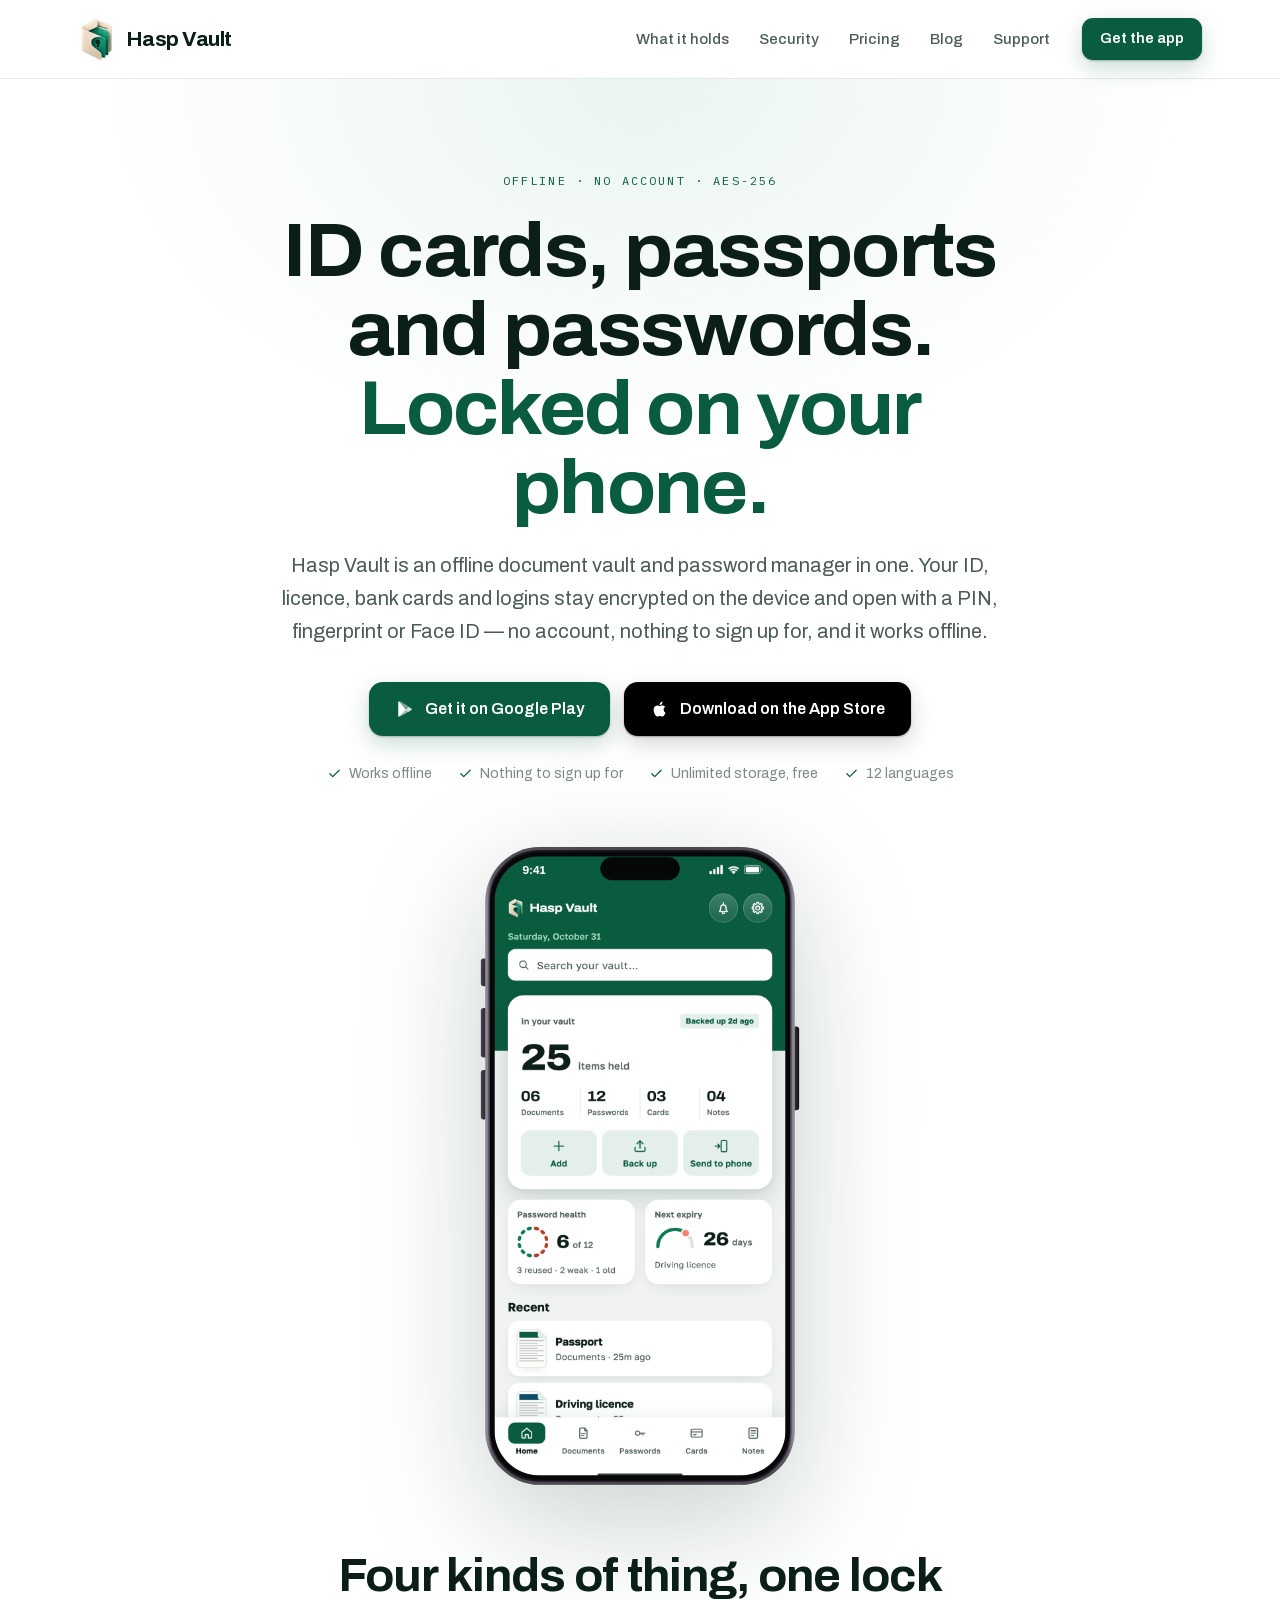
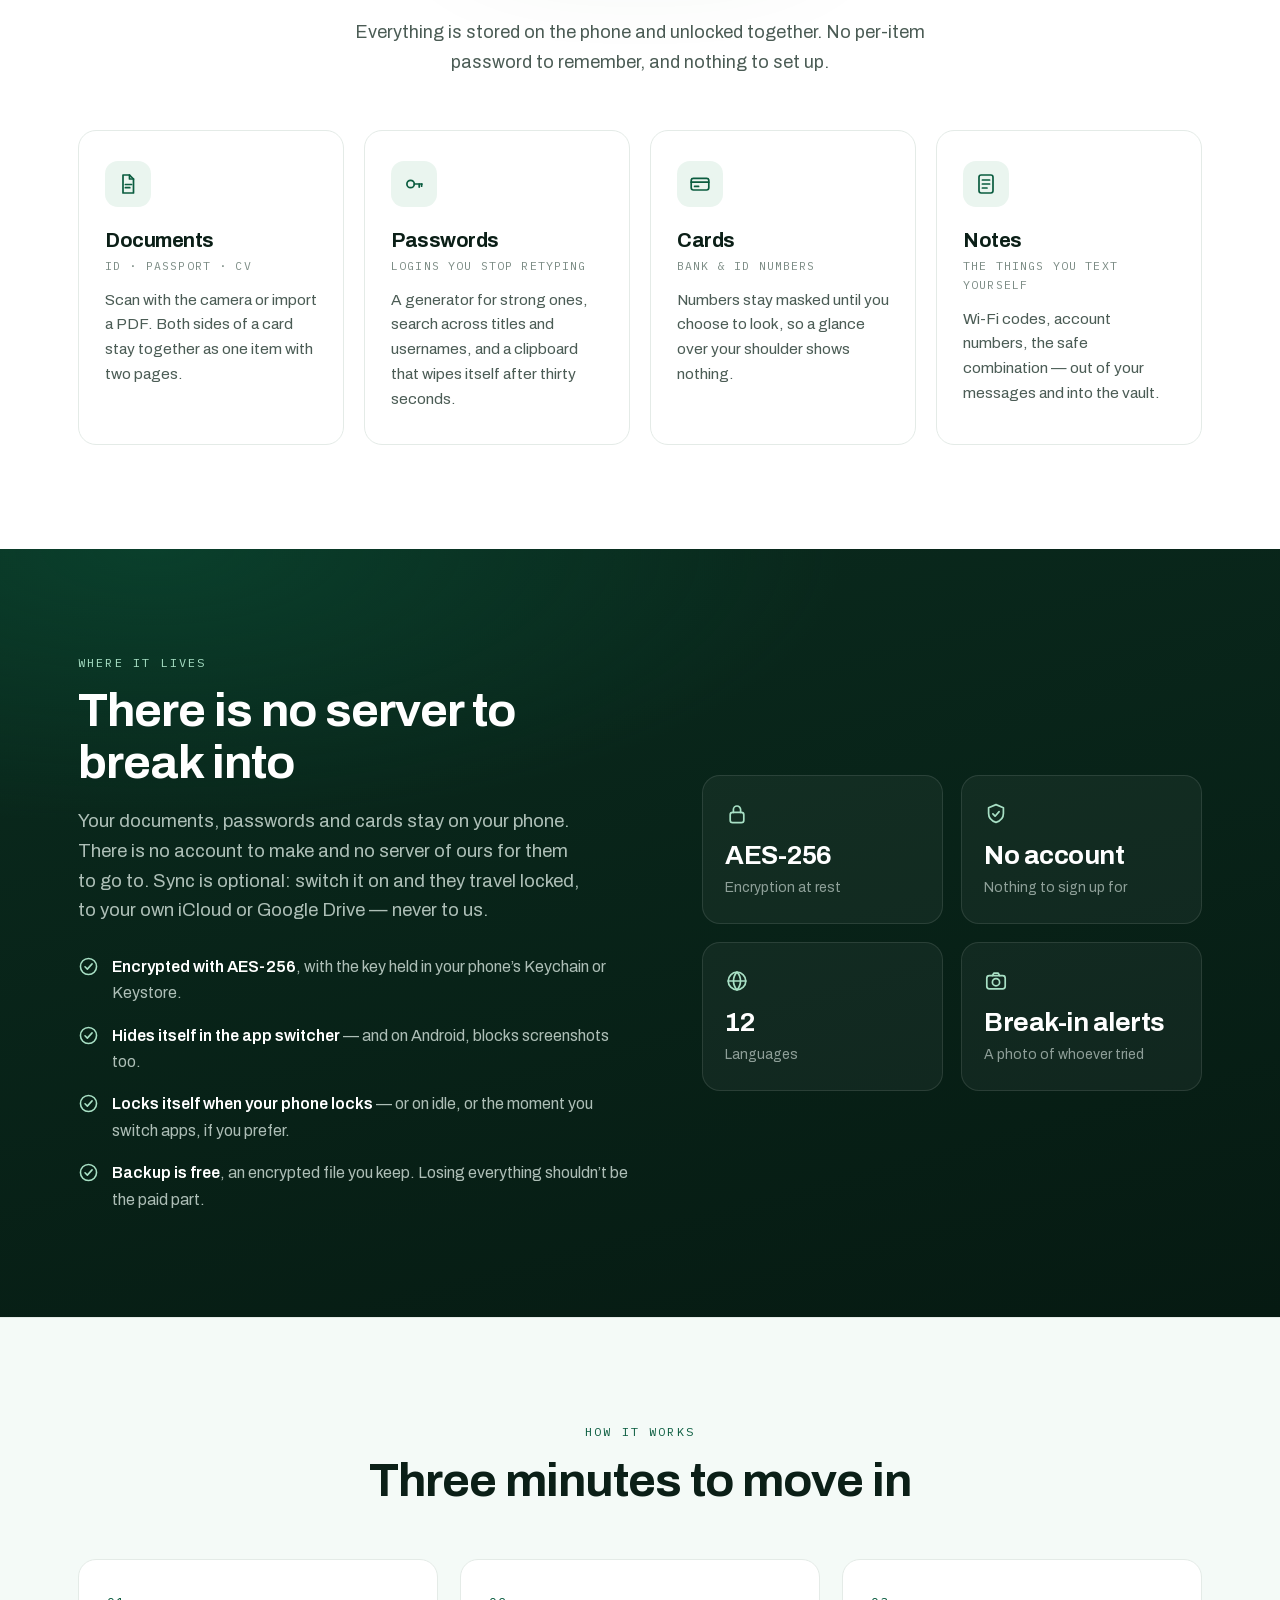
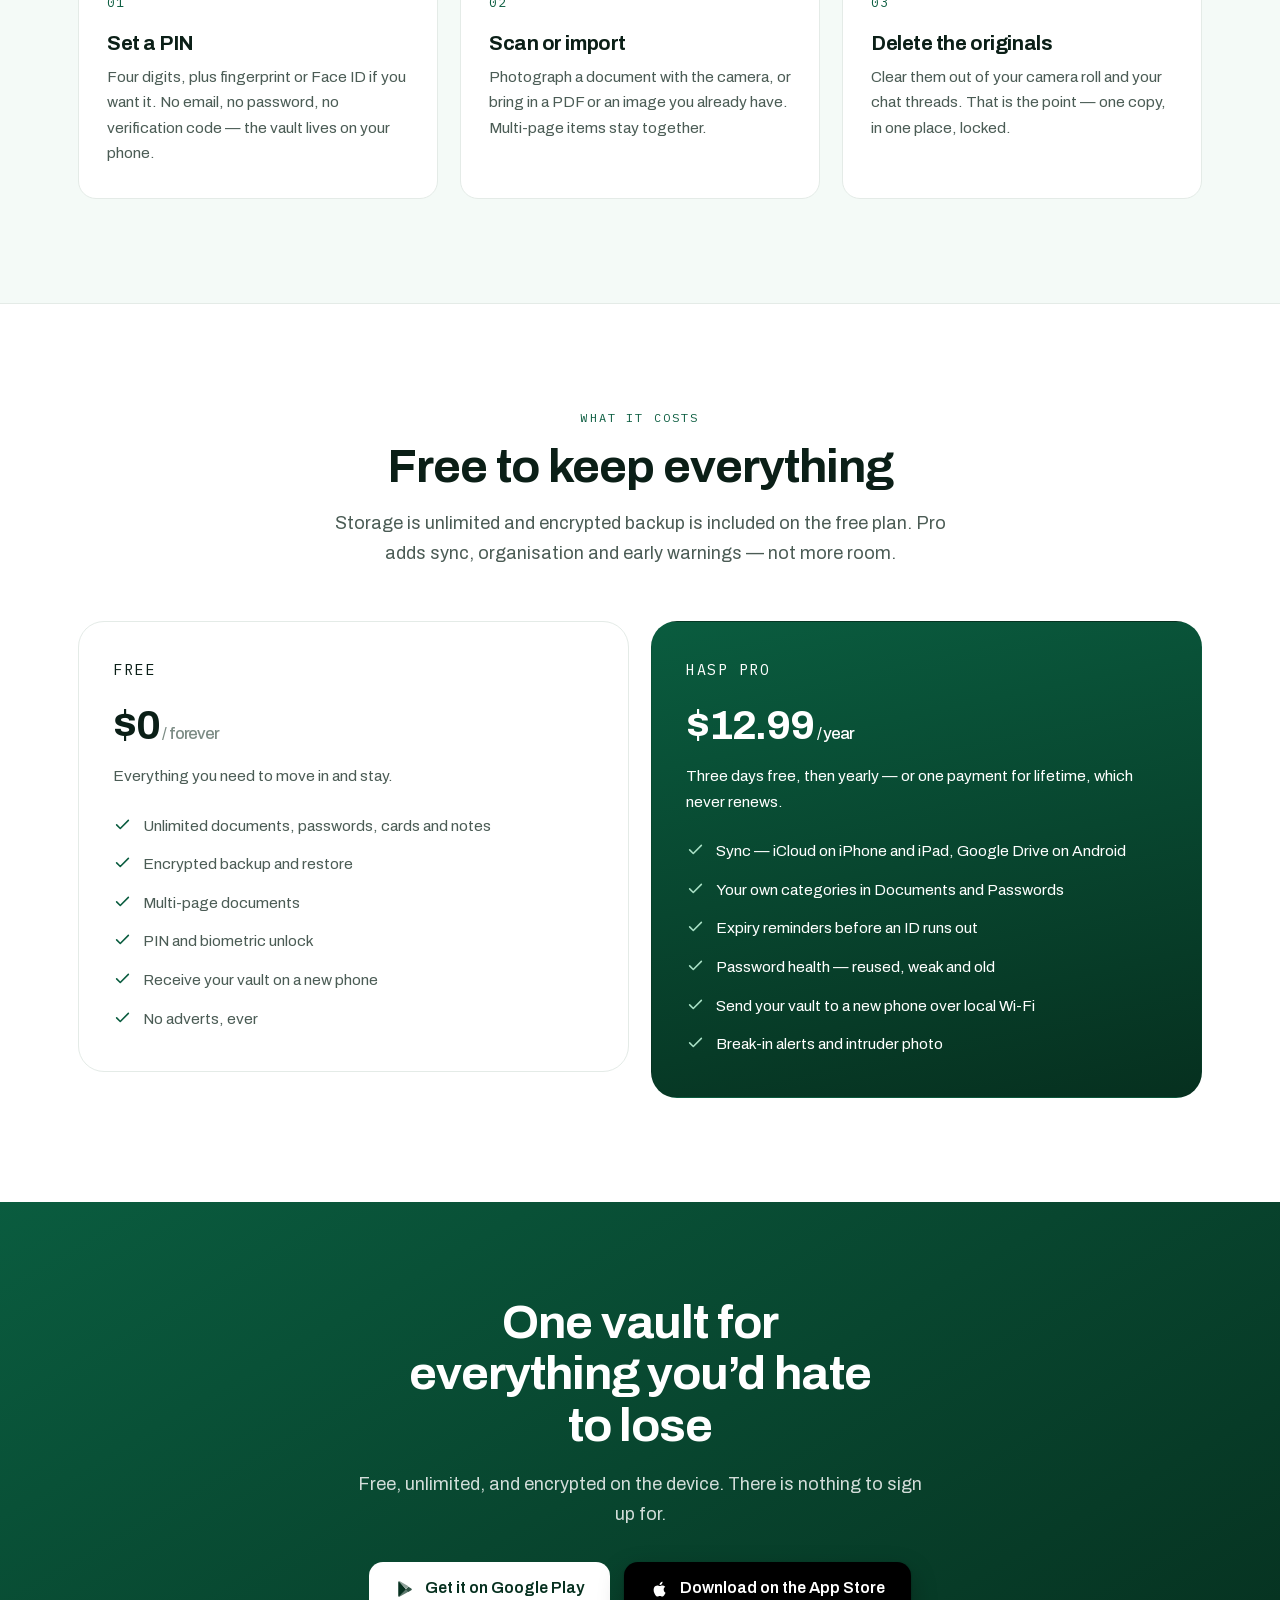
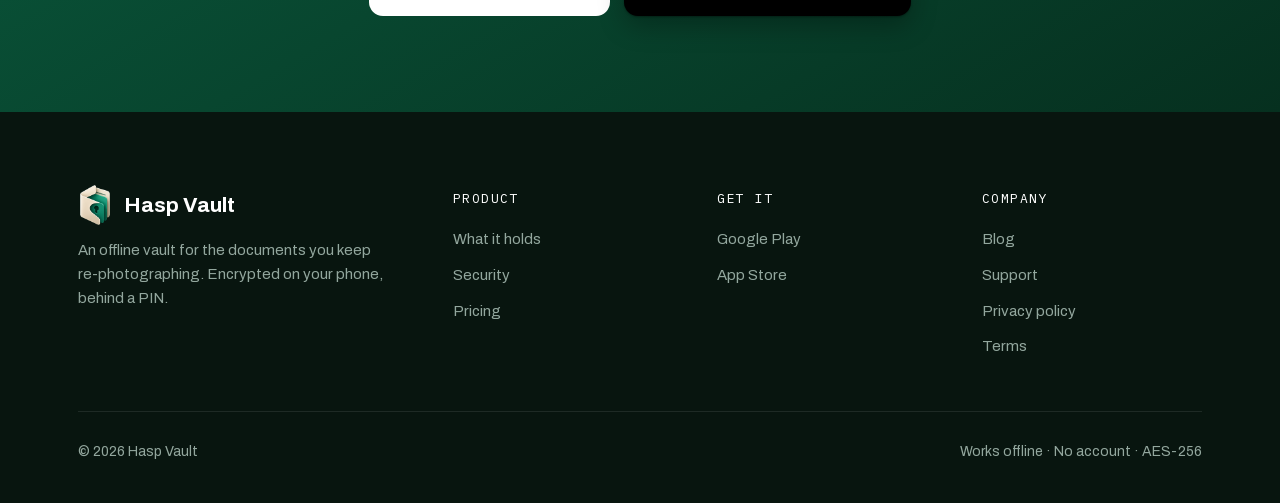
<file: index.html>
<!doctype html>
<html lang="en">
<head>
<meta charset="utf-8">
<meta name="viewport" content="width=device-width, initial-scale=1">
<title>Hasp Vault — Offline Document Vault &amp; Password Manager</title>
<meta name="description" content="A secure offline vault for your passport, ID card, driver license, bank cards and passwords. AES-256 encrypted on your phone, locked behind a PIN, fingerprint or Face ID. No account, no adverts, works offline. Free on iPhone, iPad and Android.">
<meta name="theme-color" content="#0A5C3F">
<link rel="stylesheet" href="style.css?v=1.5">
<link rel="icon" href="shots/favicon.png?v=1.5">
<link rel="apple-touch-icon" href="shots/apple-touch-icon.png?v=1.5">

<meta property="og:title" content="Hasp Vault — Offline Document Vault &amp; Password Manager">
<meta property="og:description" content="ID cards, passports and passwords — locked on your phone. AES-256 encrypted, offline, no account.">
<meta property="og:url" content="https://haspvault.com">
<meta property="og:type" content="website">
<link rel="canonical" href="https://haspvault.com/">
<meta property="og:image" content="https://haspvault.com/shots/og.png?v=1.5">
<meta property="og:site_name" content="Hasp Vault">
<meta property="og:locale" content="en_US">
<meta name="twitter:card" content="summary_large_image">
<meta name="twitter:title" content="Hasp Vault — Offline Document Vault &amp; Password Manager">
<meta name="twitter:description" content="A secure offline vault for your passport, ID card, driver license, bank cards and passwords. AES-256 encrypted on your phone, locked behind a PIN, fingerprint or Face ID. No account, no adverts, works offline. Free on iPhone, iPad and Android.">
<meta name="twitter:image" content="https://haspvault.com/shots/og.png?v=1.5">
<script type="application/ld+json">{"@context": "https://schema.org", "@graph": [{"@type": "Organization", "@id": "https://haspvault.com/#org", "name": "Hasp Vault", "url": "https://haspvault.com/", "logo": "https://haspvault.com/shots/apple-touch-icon.png", "email": "info@bytedroidstudio.com"}, {"@type": "WebSite", "@id": "https://haspvault.com/#site", "url": "https://haspvault.com/", "name": "Hasp Vault", "publisher": {"@id": "https://haspvault.com/#org"}}, {"@type": "SoftwareApplication", "name": "Hasp Vault", "applicationCategory": "UtilitiesApplication", "operatingSystem": "iOS and iPadOS 15.0 or later, Android 7.0 or later", "description": "A secure offline vault for your passport, ID card, driver license, bank cards and passwords. AES-256 encrypted on your phone, locked behind a PIN, fingerprint or Face ID. No account, no adverts, works offline. Free on iPhone, iPad and Android.", "url": "https://haspvault.com/", "image": "https://haspvault.com/shots/og.png?v=1.5", "offers": [{"@type": "Offer", "price": "0", "priceCurrency": "USD", "name": "Free"}, {"@type": "Offer", "price": "12.99", "priceCurrency": "USD", "name": "Hasp Pro yearly"}, {"@type": "Offer", "price": "24.99", "priceCurrency": "USD", "name": "Hasp Pro lifetime"}], "publisher": {"@id": "https://haspvault.com/#org"}}]}</script>
</head>
<body>

<!-- Every glyph on this page is drawn here, on a 24-unit grid at a single
     stroke weight. Nothing is pulled from an icon font: a reader clocks a
     stock icon set instantly, and it is the fastest way to make a page look
     assembled rather than designed. -->
<svg width="0" height="0" style="position:absolute" aria-hidden="true">
  <defs>
    <g id="i-doc" fill="none" stroke="currentColor" stroke-width="1.7" stroke-linecap="round" stroke-linejoin="round">
      <path d="M7 3h6.5L17.5 7v14H7z"/><path d="M13.5 3v4h4"/>
      <path d="M9.4 12.5h6.2M9.4 15.7h4.4"/>
    </g>
    <g id="i-key" fill="none" stroke="currentColor" stroke-width="1.7" stroke-linecap="round" stroke-linejoin="round">
      <circle cx="8.6" cy="12" r="3.7"/><path d="M12.3 12H20"/><path d="M17.2 12v3.1M19.6 12v2.2"/>
    </g>
    <g id="i-card" fill="none" stroke="currentColor" stroke-width="1.7" stroke-linecap="round" stroke-linejoin="round">
      <rect x="3.2" y="6.4" width="17.6" height="11.6" rx="2.2"/>
      <path d="M3.2 10.2h17.6M6.6 14.4h4"/>
    </g>
    <g id="i-note" fill="none" stroke="currentColor" stroke-width="1.7" stroke-linecap="round" stroke-linejoin="round">
      <rect x="5" y="3" width="14" height="18" rx="2.2"/>
      <path d="M8.4 8h7.2M8.4 12h7.2M8.4 16h4.6"/>
    </g>
    <g id="i-shield" fill="none" stroke="currentColor" stroke-width="1.7" stroke-linecap="round" stroke-linejoin="round">
      <path d="M12 2.6l7.4 3.1v5.9c0 4.6-3.2 7.5-7.4 8.8-4.2-1.3-7.4-4.2-7.4-8.8V5.7z"/>
      <path d="M8.9 11.9l2.2 2.3 4-4.6"/>
    </g>
    <g id="i-lock" fill="none" stroke="currentColor" stroke-width="1.7" stroke-linecap="round" stroke-linejoin="round">
      <rect x="5.2" y="10.4" width="13.6" height="10.2" rx="2.4"/>
      <path d="M8.4 10.4V7.6a3.6 3.6 0 0 1 7.2 0v2.8"/>
    </g>
    <g id="i-clock" fill="none" stroke="currentColor" stroke-width="1.7" stroke-linecap="round" stroke-linejoin="round">
      <circle cx="12" cy="12" r="8.6"/><path d="M12 12V7.2M12 12l3.9 2.2"/>
    </g>
    <g id="i-swap" fill="none" stroke="currentColor" stroke-width="1.7" stroke-linecap="round" stroke-linejoin="round">
      <rect x="2.4" y="4.6" width="6.6" height="14.8" rx="1.9"/>
      <rect x="15" y="4.6" width="6.6" height="14.8" rx="1.9"/>
      <path d="M10.2 12h3.6M13.8 12l-1.7-1.7M13.8 12l-1.7 1.7"/>
    </g>
    <g id="i-eye" fill="none" stroke="currentColor" stroke-width="1.7" stroke-linecap="round" stroke-linejoin="round">
      <rect x="2.8" y="6.6" width="18.4" height="13.2" rx="2.6"/>
      <path d="M8.4 6.6l1.4-2.4h4.4l1.4 2.4"/><circle cx="12" cy="13.2" r="3.6"/>
    </g>
    <g id="i-globe" fill="none" stroke="currentColor" stroke-width="1.7" stroke-linecap="round" stroke-linejoin="round">
      <circle cx="12" cy="12" r="8.8"/><path d="M3.2 12h17.6"/>
      <path d="M12 3.2c2.3 2.4 3.5 5.5 3.5 8.8s-1.2 6.4-3.5 8.8c-2.3-2.4-3.5-5.5-3.5-8.8S9.7 5.6 12 3.2z"/>
    </g>
    <g id="i-check" fill="none" stroke="currentColor" stroke-width="2" stroke-linecap="round" stroke-linejoin="round">
      <path d="M4.6 12.4l4.6 4.6L19.4 6.8"/>
    </g>
    <g id="i-tick-c" fill="none" stroke="currentColor" stroke-width="1.8" stroke-linecap="round" stroke-linejoin="round">
      <circle cx="12" cy="12" r="9.2"/><path d="M8 12.3l2.7 2.7 5.4-6"/>
    </g>
    <!-- Store marks, drawn from the real geometry rather than pasted bitmaps. -->
    <g id="i-apple" fill="currentColor" stroke="none">
      <path d="M16.4 12.7c0-2.2 1.8-3.3 1.9-3.3-1-1.5-2.6-1.7-3.2-1.7-1.4-.1-2.7.8-3.4.8-.7 0-1.8-.8-2.9-.8-1.5 0-2.9.9-3.7 2.2-1.6 2.7-.4 6.8 1.1 9 .8 1.1 1.7 2.3 2.8 2.2 1.1 0 1.5-.7 2.8-.7 1.3 0 1.7.7 2.9.7 1.2 0 1.9-1.1 2.7-2.2.8-1.2 1.2-2.4 1.2-2.5-.1 0-2.2-.9-2.2-3.7zM14.2 5.9c.6-.7 1-1.7.9-2.7-.9 0-2 .6-2.6 1.3-.6.6-1.1 1.7-.9 2.6 1 .1 2-.5 2.6-1.2z"/>
    </g>
    <g id="i-play" fill="none" stroke="none">
      <path fill="currentColor" d="M4.4 2.9c-.3.3-.5.8-.5 1.4v15.4c0 .6.2 1.1.5 1.4l.1.1 8.6-8.6v-.4L4.5 2.8z"/>
      <path fill="currentColor" d="M16 15.5l-2.9-2.9v-.4l2.9-2.9.1.1 3.4 1.9c1 .6 1 1.5 0 2.1z" opacity=".82"/>
      <path fill="currentColor" d="M16.1 15.4L13.1 12.4 4.4 21.1c.3.4.9.4 1.5 0z" opacity=".64"/>
      <path fill="currentColor" d="M16.1 8.6L5.9 2.8c-.6-.3-1.2-.3-1.5.1l8.7 8.7z" opacity=".46"/>
    </g>
  </defs>
</svg>

<header class="masthead">
  <div class="shell">
    <a class="brand" href="index.html">
      <img class="mark" src="shots/mark.png" alt="" width="36" height="42">
      Hasp Vault
    </a>
    <nav class="nav">
      <a href="#holds">What it holds</a>
      <a href="#security">Security</a>
      <a href="#pricing">Pricing</a>
      <a href="blog/index.html">Blog</a>
      <a href="https://bytedroidstudio.com/apps/hasp-vault/support/">Support</a>
    </nav>
    <a class="btn btn-primary btn-sm" href="https://play.google.com/store/apps/details?id=com.hifazat.vault">Get the app</a>
  </div>
</header>

<section class="hero">
  <div class="shell">
    <span class="kicker">Offline · No account · AES-256</span>
    <h1>ID cards, passports and passwords. <em>Locked on your phone.</em></h1>
    <p class="lede">
      Hasp Vault is an offline document vault and password manager in one. Your
      ID, licence, bank cards and logins stay encrypted on the device and open
      with a PIN, fingerprint or Face ID — no account, nothing to sign up for, and it works offline.
    </p>

    <div class="cta-row">
      <a class="btn btn-primary" href="https://play.google.com/store/apps/details?id=com.hifazat.vault">
        <svg viewBox="0 0 24 24"><use href="#i-play"/></svg> Get it on Google Play
      </a>
      <a class="btn btn-apple" href="https://apps.apple.com/app/id6804965635">
        <svg viewBox="0 0 24 24"><use href="#i-apple"/></svg> Download on the App Store
      </a>
    </div>

    <div class="trust">
      <span><svg viewBox="0 0 24 24"><use href="#i-check"/></svg> Works offline</span>
      <span><svg viewBox="0 0 24 24"><use href="#i-check"/></svg> Nothing to sign up for</span>
      <span><svg viewBox="0 0 24 24"><use href="#i-check"/></svg> Unlimited storage, free</span>
      <span><svg viewBox="0 0 24 24"><use href="#i-check"/></svg> 12 languages</span>
    </div>

    <div class="hero-stage">
      <div class="device">
        <!-- A real iPhone is concentric rounded rectangles with a specular band
             down each long edge. Drawn here rather than approximated with
             nested divs, which is what made the previous frame read as a
             mockup: 14.6 screen, +1.5 bezel, +1.5 rail, all sharing a centre. -->
        <svg viewBox="-2 0 104 206" role="img" aria-label="Hasp Vault running on an iPhone">
          <defs>
            <linearGradient id="rail" x1="0" y1="0" x2="1" y2="0">
              <stop offset="0"    stop-color="#7C7684"/>
              <stop offset=".022" stop-color="#2E2934"/>
              <stop offset=".08"  stop-color="#1E1A24"/>
              <stop offset=".5"   stop-color="#17141C"/>
              <stop offset=".92"  stop-color="#1E1A24"/>
              <stop offset=".978" stop-color="#2E2934"/>
              <stop offset="1"    stop-color="#7C7684"/>
            </linearGradient>
            <linearGradient id="btn" x1="0" y1="0" x2="1" y2="0">
              <stop offset="0" stop-color="#4A4350"/><stop offset="1" stop-color="#15121A"/>
            </linearGradient>
            <clipPath id="glass"><rect x="3" y="3" width="94" height="200" rx="14.6"/></clipPath>
          </defs>

          <!-- side buttons, behind the body so only the nub shows -->
          <rect x="-1.4" y="36"  width="2.6" height="9"  rx=".9" fill="url(#btn)"/>
          <rect x="-1.4" y="52"  width="2.6" height="16" rx=".9" fill="url(#btn)"/>
          <rect x="-1.4" y="72"  width="2.6" height="16" rx=".9" fill="url(#btn)"/>
          <rect x="98.8" y="58"  width="2.6" height="27" rx=".9" fill="url(#btn)"/>

          <rect x="0" y="0" width="100" height="206" rx="17.6" fill="url(#rail)"/>
          <rect x="1.5" y="1.5" width="97" height="203" rx="16.1" fill="#08080A"/>
          <image href="shots/home.png?v=1.5" x="3" y="3" width="94" height="200"
                 preserveAspectRatio="xMidYMid slice" clip-path="url(#glass)"/>
          <!-- the highlight that runs along the top edge of a milled band -->
          <rect x=".5" y=".5" width="99" height="205" rx="17.1"
                fill="none" stroke="rgba(255,255,255,.22)" stroke-width="1"/>
        </svg>
      </div>
    </div>
  </div>
</section>

<section class="section" id="holds">
  <div class="shell">
    <div class="section-head centre">
      <h2>Four kinds of thing, one lock</h2>
      <p>Everything is stored on the phone and unlocked together. No per-item password to remember, and nothing to set up.</p>
    </div>

    <div class="cards">
      <article class="card">
        <div class="card-mark"><svg viewBox="0 0 24 24"><use href="#i-doc"/></svg></div>
        <h3>Documents</h3>
        <span class="role">ID · Passport · CV</span>
        <p>Scan with the camera or import a PDF. Both sides of a card stay together as one item with two pages.</p>
      </article>
      <article class="card">
        <div class="card-mark"><svg viewBox="0 0 24 24"><use href="#i-key"/></svg></div>
        <h3>Passwords</h3>
        <span class="role">Logins you stop retyping</span>
        <p>A generator for strong ones, search across titles and usernames, and a clipboard that wipes itself after thirty seconds.</p>
      </article>
      <article class="card">
        <div class="card-mark"><svg viewBox="0 0 24 24"><use href="#i-card"/></svg></div>
        <h3>Cards</h3>
        <span class="role">Bank &amp; ID numbers</span>
        <p>Numbers stay masked until you choose to look, so a glance over your shoulder shows nothing.</p>
      </article>
      <article class="card">
        <div class="card-mark"><svg viewBox="0 0 24 24"><use href="#i-note"/></svg></div>
        <h3>Notes</h3>
        <span class="role">The things you text yourself</span>
        <p>Wi-Fi codes, account numbers, the safe combination — out of your messages and into the vault.</p>
      </article>
    </div>
  </div>
</section>

<section class="section dark" id="security">
  <div class="shell">
    <div class="split">
      <div>
        <span class="kicker">Where it lives</span>
        <h2>There is no server to break into</h2>
        <p class="lede-dark">
          Your documents, passwords and cards stay on your phone. There is no
          account to make and no server of ours for them to go to. Sync is
          optional: switch it on and they travel locked, to your own iCloud or
          Google Drive — never to us.
        </p>
        <ul class="checks">
          <li><svg viewBox="0 0 24 24"><use href="#i-tick-c"/></svg><span><b>Encrypted with AES-256</b>, with the key held in your phone’s Keychain or Keystore.</span></li>
          <li><svg viewBox="0 0 24 24"><use href="#i-tick-c"/></svg><span><b>Hides itself in the app switcher</b> — and on Android, blocks screenshots too.</span></li>
          <li><svg viewBox="0 0 24 24"><use href="#i-tick-c"/></svg><span><b>Locks itself when your phone locks</b> — or on idle, or the moment you switch apps, if you prefer.</span></li>
          <li><svg viewBox="0 0 24 24"><use href="#i-tick-c"/></svg><span><b>Backup is free</b>, an encrypted file you keep. Losing everything shouldn’t be the paid part.</span></li>
        </ul>
      </div>
      <div class="stat-grid">
        <div class="stat"><svg viewBox="0 0 24 24"><use href="#i-lock"/></svg><b>AES-256</b><span>Encryption at rest</span></div>
        <div class="stat"><svg viewBox="0 0 24 24"><use href="#i-shield"/></svg><b>No account</b><span>Nothing to sign up for</span></div>
        <div class="stat"><svg viewBox="0 0 24 24"><use href="#i-globe"/></svg><b>12</b><span>Languages</span></div>
        <div class="stat"><svg viewBox="0 0 24 24"><use href="#i-eye"/></svg><b>Break-in alerts</b><span>A photo of whoever tried</span></div>
      </div>
    </div>
  </div>
</section>

<section class="section section-tint">
  <div class="shell">
    <div class="section-head centre">
      <span class="kicker">How it works</span>
      <h2>Three minutes to move in</h2>
    </div>
    <div class="steps">
      <article class="step">
        <h3>Set a PIN</h3>
        <p>Four digits, plus fingerprint or Face ID if you want it. No email, no password, no verification code — the vault lives on your phone.</p>
      </article>
      <article class="step">
        <h3>Scan or import</h3>
        <p>Photograph a document with the camera, or bring in a PDF or an image you already have. Multi-page items stay together.</p>
      </article>
      <article class="step">
        <h3>Delete the originals</h3>
        <p>Clear them out of your camera roll and your chat threads. That is the point — one copy, in one place, locked.</p>
      </article>
    </div>
  </div>
</section>

<section class="section" id="pricing">
  <div class="shell">
    <div class="section-head centre">
      <span class="kicker">What it costs</span>
      <h2>Free to keep everything</h2>
      <p>Storage is unlimited and encrypted backup is included on the free plan. Pro adds sync, organisation and early warnings — not more room.</p>
    </div>

    <div class="plans">
      <div class="plan">
        <h3>Free</h3>
        <div class="price">$0<small> / forever</small></div>
        <p>Everything you need to move in and stay.</p>
        <ul>
          <li><svg viewBox="0 0 24 24"><use href="#i-check"/></svg>Unlimited documents, passwords, cards and notes</li>
          <li><svg viewBox="0 0 24 24"><use href="#i-check"/></svg>Encrypted backup and restore</li>
          <li><svg viewBox="0 0 24 24"><use href="#i-check"/></svg>Multi-page documents</li>
          <li><svg viewBox="0 0 24 24"><use href="#i-check"/></svg>PIN and biometric unlock</li>
          <li><svg viewBox="0 0 24 24"><use href="#i-check"/></svg>Receive your vault on a new phone</li>
          <li><svg viewBox="0 0 24 24"><use href="#i-check"/></svg>No adverts, ever</li>
        </ul>
      </div>

      <div class="plan plan-pro">
        <h3>Hasp Pro</h3>
        <div class="price">$12.99<small> / year</small></div>
        <p>Three days free, then yearly — or one payment for lifetime, which never renews.</p>
        <ul>
          <li><svg viewBox="0 0 24 24"><use href="#i-check"/></svg>Sync — iCloud on iPhone and iPad, Google Drive on Android</li>
          <li><svg viewBox="0 0 24 24"><use href="#i-check"/></svg>Your own categories in Documents and Passwords</li>
          <li><svg viewBox="0 0 24 24"><use href="#i-check"/></svg>Expiry reminders before an ID runs out</li>
          <li><svg viewBox="0 0 24 24"><use href="#i-check"/></svg>Password health — reused, weak and old</li>
          <li><svg viewBox="0 0 24 24"><use href="#i-check"/></svg>Send your vault to a new phone over local Wi-Fi</li>
          <li><svg viewBox="0 0 24 24"><use href="#i-check"/></svg>Break-in alerts and intruder photo</li>
        </ul>
      </div>
    </div>
  </div>
</section>

<section class="band">
  <div class="shell">
    <h2>One vault for everything you’d hate to lose</h2>
    <p>Free, unlimited, and encrypted on the device. There is nothing to sign up for.</p>
    <div class="cta-row">
      <a class="btn btn-light" href="https://play.google.com/store/apps/details?id=com.hifazat.vault">
        <svg viewBox="0 0 24 24"><use href="#i-play"/></svg> Get it on Google Play
      </a>
      <a class="btn btn-apple" href="https://apps.apple.com/app/id6804965635">
        <svg viewBox="0 0 24 24"><use href="#i-apple"/></svg> Download on the App Store
      </a>
    </div>
  </div>
</section>

<footer class="foot">
  <div class="shell">
    <div class="foot-top">
      <div>
        <div class="foot-brand">
          <img class="mark" src="shots/mark.png" alt="" width="36" height="42">
          Hasp Vault
        </div>
        <p>An offline vault for the documents you keep re-photographing. Encrypted on your phone, behind a PIN.</p>
      </div>
      <div>
        <h4>Product</h4>
        <ul>
          <li><a href="index.html#holds">What it holds</a></li>
          <li><a href="index.html#security">Security</a></li>
          <li><a href="index.html#pricing">Pricing</a></li>
        </ul>
      </div>
      <div>
        <h4>Get it</h4>
        <ul>
          <li><a href="https://play.google.com/store/apps/details?id=com.hifazat.vault">Google Play</a></li>
          <li><a href="https://apps.apple.com/app/id6804965635">App Store</a></li>
        </ul>
      </div>
      <div>
        <h4>Company</h4>
        <ul>
          <li><a href="blog/index.html">Blog</a></li>
          <li><a href="https://bytedroidstudio.com/apps/hasp-vault/support/">Support</a></li>
          <li><a href="https://bytedroidstudio.com/apps/hasp-vault/privacy/">Privacy policy</a></li>
          <li><a href="https://bytedroidstudio.com/apps/hasp-vault/terms/">Terms</a></li>
        </ul>
      </div>
    </div>
    <div class="foot-base">
      <span>© 2026 Hasp Vault</span>
      <span>Works offline · No account · AES-256</span>
    </div>
  </div>
</footer>

</body>
</html>
</file>
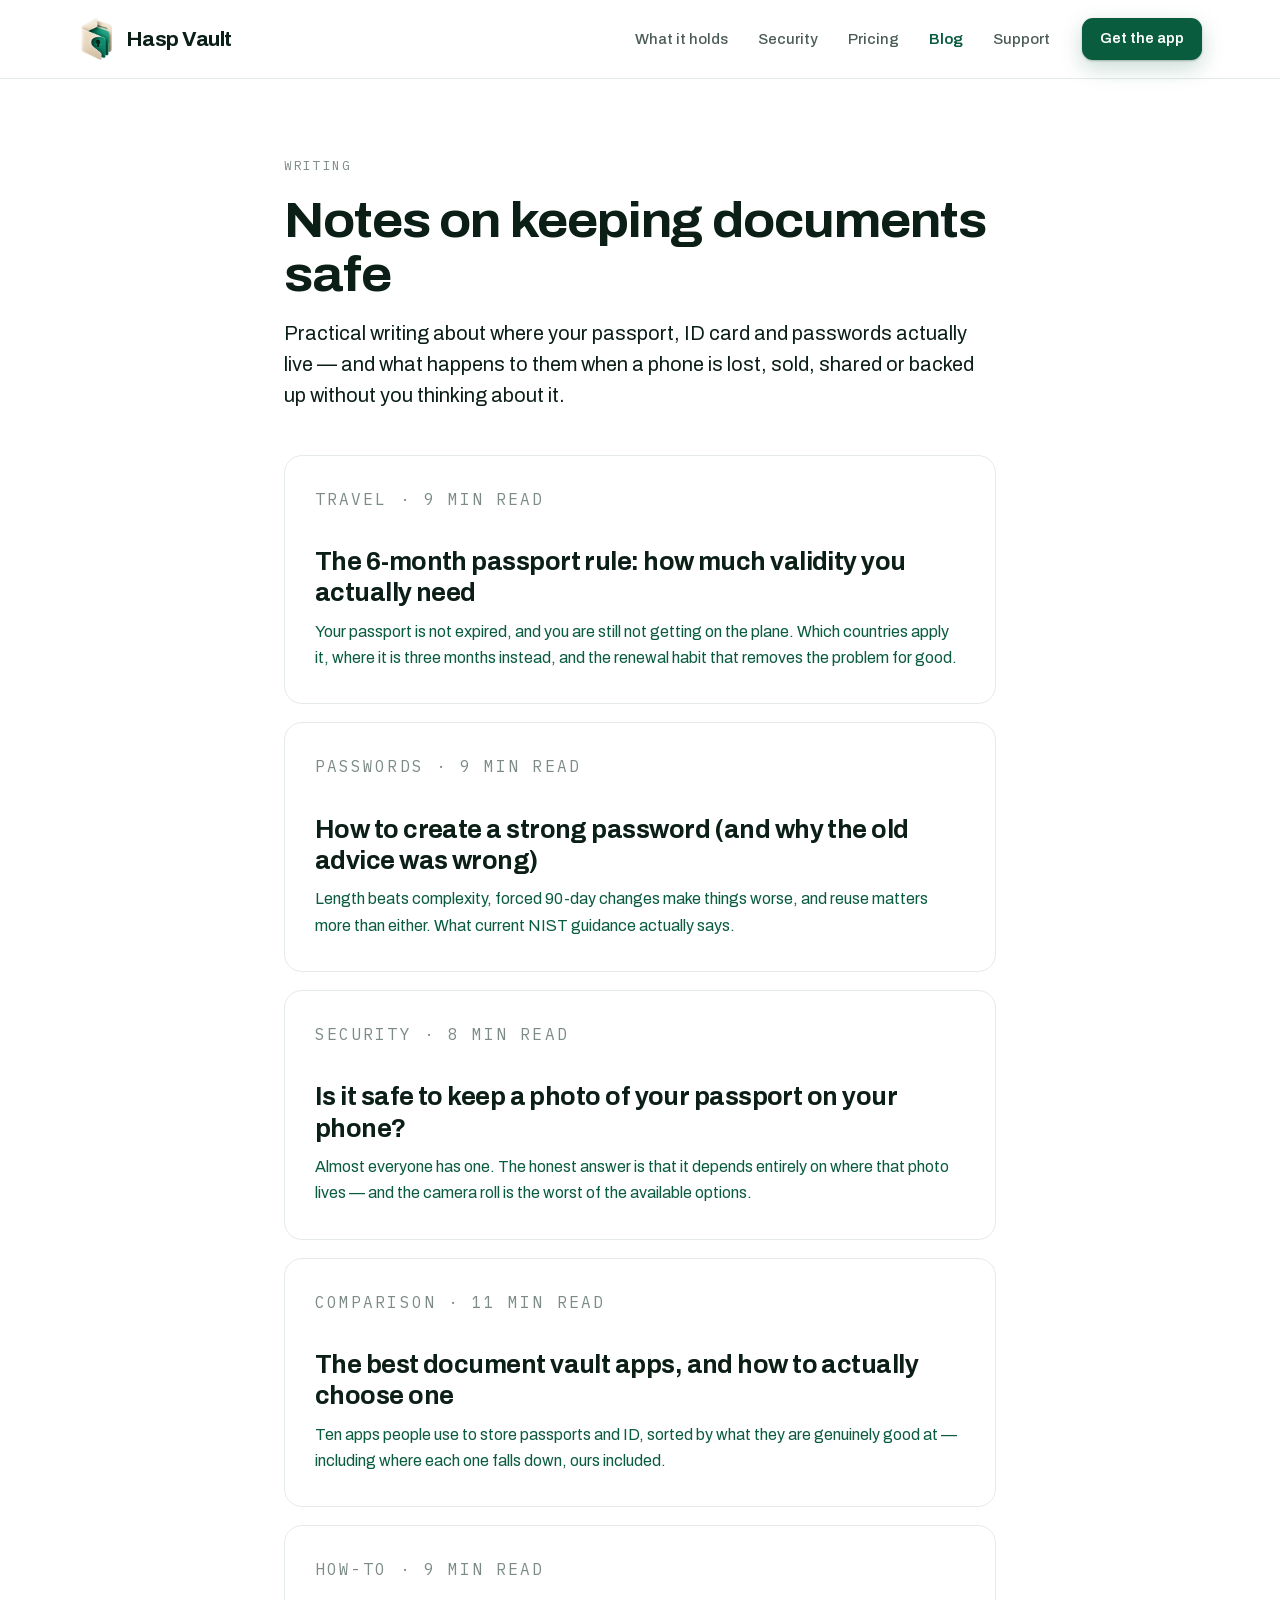
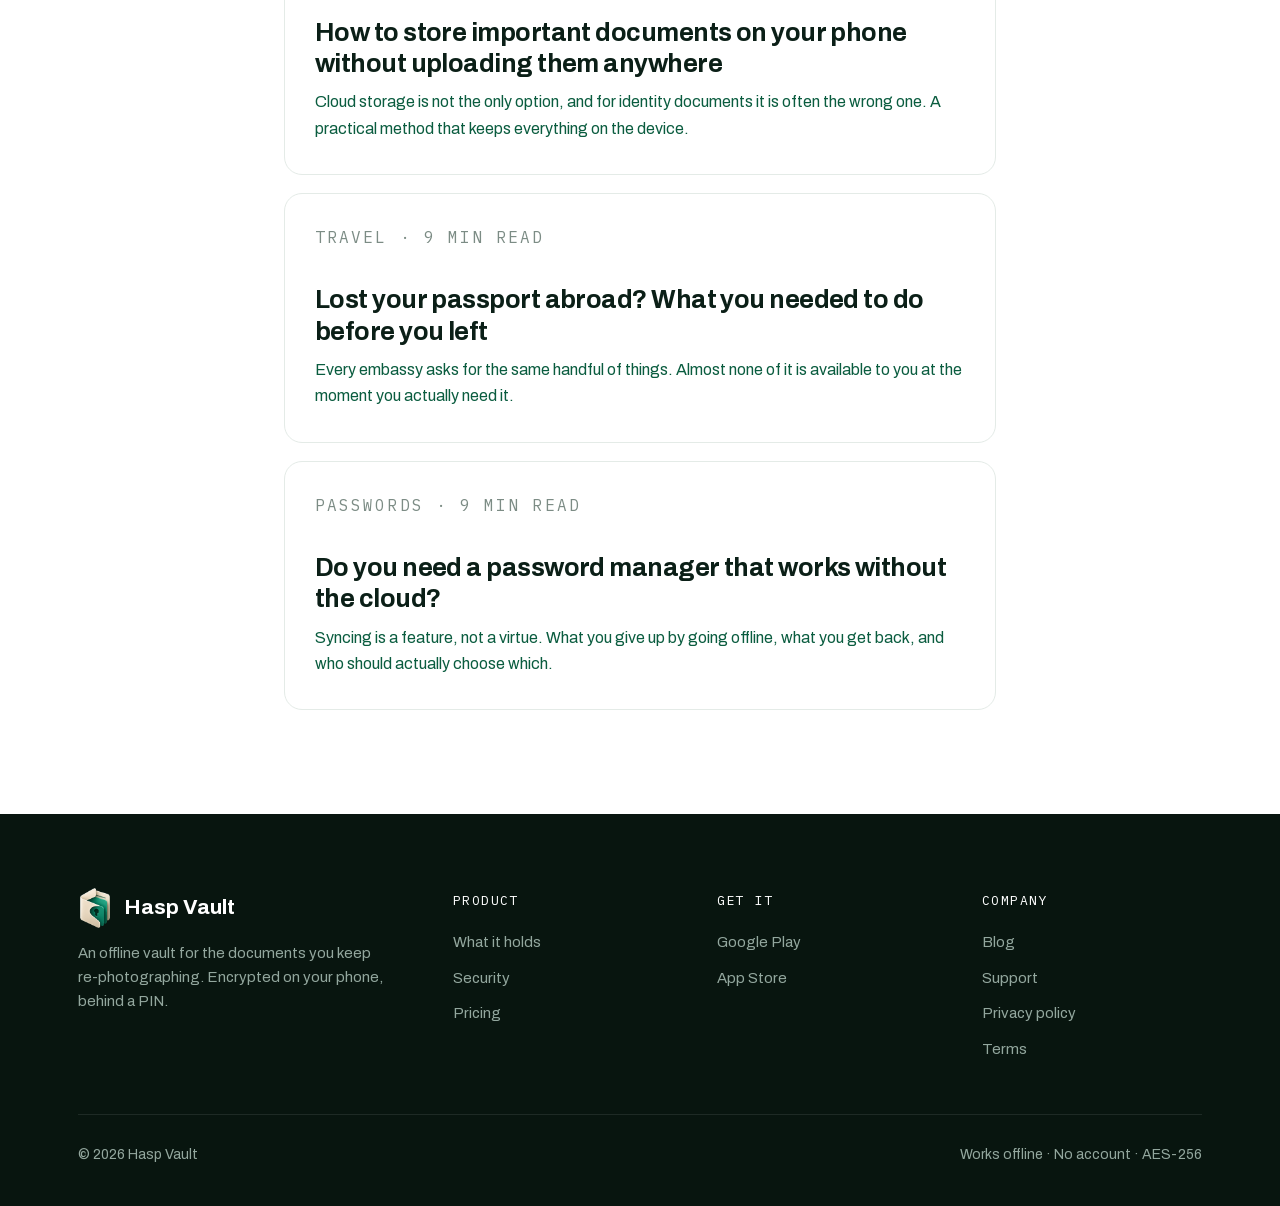
<file: blog/index.html>
<!doctype html>
<html lang="en">
<head>
<meta charset="utf-8">
<meta name="viewport" content="width=device-width, initial-scale=1">
<title>Blog — Hasp Vault</title>
<meta name="description" content="Practical writing about storing documents, passports, ID cards and passwords safely on your phone.">
<meta name="theme-color" content="#0A5C3F">
<link rel="stylesheet" href="../style.css?v=1.5">
<link rel="icon" href="../shots/favicon.png?v=1.5">
<link rel="apple-touch-icon" href="../shots/apple-touch-icon.png?v=1.5">
<link rel="canonical" href="https://haspvault.com/blog/">
<meta property="og:image" content="https://haspvault.com/shots/og.png?v=1.5">
<meta property="og:site_name" content="Hasp Vault">
<meta property="og:locale" content="en_US">
<meta name="twitter:card" content="summary_large_image">
<meta name="twitter:title" content="Blog — Hasp Vault">
<meta name="twitter:description" content="Practical writing about storing documents, passports, ID cards and passwords safely on your phone.">
<meta name="twitter:image" content="https://haspvault.com/shots/og.png?v=1.5">
<script type="application/ld+json">{"@context": "https://schema.org", "@type": "Blog", "name": "Hasp Vault blog", "url": "https://haspvault.com/blog/", "publisher": {"@id": "https://haspvault.com/#org"}}</script>
</head>
<body>

<header class="masthead">
  <div class="wrap">
    <a class="brand" href="../index.html">
      <img class="mark" src="../shots/mark.png" alt="" width="36" height="42">
      <b>Hasp Vault</b>
    </a>
    <nav class="nav">
      <a href="../index.html#holds">What it holds</a>
      <a href="../index.html#security">Security</a>
      <a href="../index.html#pricing">Pricing</a>
      <a href="../blog/index.html" aria-current="page">Blog</a>
      <a href="https://bytedroidstudio.com/apps/hasp-vault/support/">Support</a>
    </nav>
    <a class="btn btn-primary btn-sm" href="https://play.google.com/store/apps/details?id=com.hifazat.vault">Get the app</a>
  </div>
</header>

<main class="wrap doc">
  <p class="meta">Writing</p>
  <h1>Notes on keeping documents safe</h1>
  <p class="lead">
    Practical writing about where your passport, ID card and passwords actually
    live — and what happens to them when a phone is lost, sold, shared or
    backed up without you thinking about it.
  </p>

  <div class="post-list">

    <a class="post-card" href="passport-validity-six-month-rule.html">
      <p class="meta">Travel · 9 min read</p>
      <h2>The 6-month passport rule: how much validity you actually need</h2>
      <p>Your passport is not expired, and you are still not getting on the plane. Which countries apply it, where it is three months instead, and the renewal habit that removes the problem for good.</p>
    </a>

    <a class="post-card" href="how-to-create-a-strong-password.html">
      <p class="meta">Passwords · 9 min read</p>
      <h2>How to create a strong password (and why the old advice was wrong)</h2>
      <p>Length beats complexity, forced 90-day changes make things worse, and reuse matters more than either. What current NIST guidance actually says.</p>
    </a>

    <a class="post-card" href="passport-photo-on-phone.html">
      <p class="meta">Security · 8 min read</p>
      <h2>Is it safe to keep a photo of your passport on your phone?</h2>
      <p>Almost everyone has one. The honest answer is that it depends entirely on where that photo lives — and the camera roll is the worst of the available options.</p>
    </a>

    <a class="post-card" href="best-document-vault-apps.html">
      <p class="meta">Comparison · 11 min read</p>
      <h2>The best document vault apps, and how to actually choose one</h2>
      <p>Ten apps people use to store passports and ID, sorted by what they are genuinely good at — including where each one falls down, ours included.</p>
    </a>

    <a class="post-card" href="store-documents-offline.html">
      <p class="meta">How-to · 9 min read</p>
      <h2>How to store important documents on your phone without uploading them anywhere</h2>
      <p>Cloud storage is not the only option, and for identity documents it is often the wrong one. A practical method that keeps everything on the device.</p>
    </a>

    <a class="post-card" href="lost-passport-abroad.html">
      <p class="meta">Travel · 9 min read</p>
      <h2>Lost your passport abroad? What you needed to do before you left</h2>
      <p>Every embassy asks for the same handful of things. Almost none of it is available to you at the moment you actually need it.</p>
    </a>

    <a class="post-card" href="offline-password-manager.html">
      <p class="meta">Passwords · 9 min read</p>
      <h2>Do you need a password manager that works without the cloud?</h2>
      <p>Syncing is a feature, not a virtue. What you give up by going offline, what you get back, and who should actually choose which.</p>
    </a>

  </div>
</main>

<footer class="foot">
  <div class="shell">
    <div class="foot-top">
      <div>
        <div class="foot-brand">
          <img class="mark" src="../shots/mark.png" alt="" width="36" height="42">
          Hasp Vault
        </div>
        <p>An offline vault for the documents you keep re-photographing. Encrypted on your phone, behind a PIN.</p>
      </div>
      <div>
        <h4>Product</h4>
        <ul>
          <li><a href="../index.html#holds">What it holds</a></li>
          <li><a href="../index.html#security">Security</a></li>
          <li><a href="../index.html#pricing">Pricing</a></li>
        </ul>
      </div>
      <div>
        <h4>Get it</h4>
        <ul>
          <li><a href="https://play.google.com/store/apps/details?id=com.hifazat.vault">Google Play</a></li>
          <li><a href="https://apps.apple.com/app/id6804965635">App Store</a></li>
        </ul>
      </div>
      <div>
        <h4>Company</h4>
        <ul>
          <li><a href="../blog/index.html">Blog</a></li>
          <li><a href="https://bytedroidstudio.com/apps/hasp-vault/support/">Support</a></li>
          <li><a href="https://bytedroidstudio.com/apps/hasp-vault/privacy/">Privacy policy</a></li>
          <li><a href="https://bytedroidstudio.com/apps/hasp-vault/terms/">Terms</a></li>
        </ul>
      </div>
    </div>
    <div class="foot-base">
      <span>© 2026 Hasp Vault</span>
      <span>Works offline · No account · AES-256</span>
    </div>
  </div>
</footer>

</body>
</html>
</file>
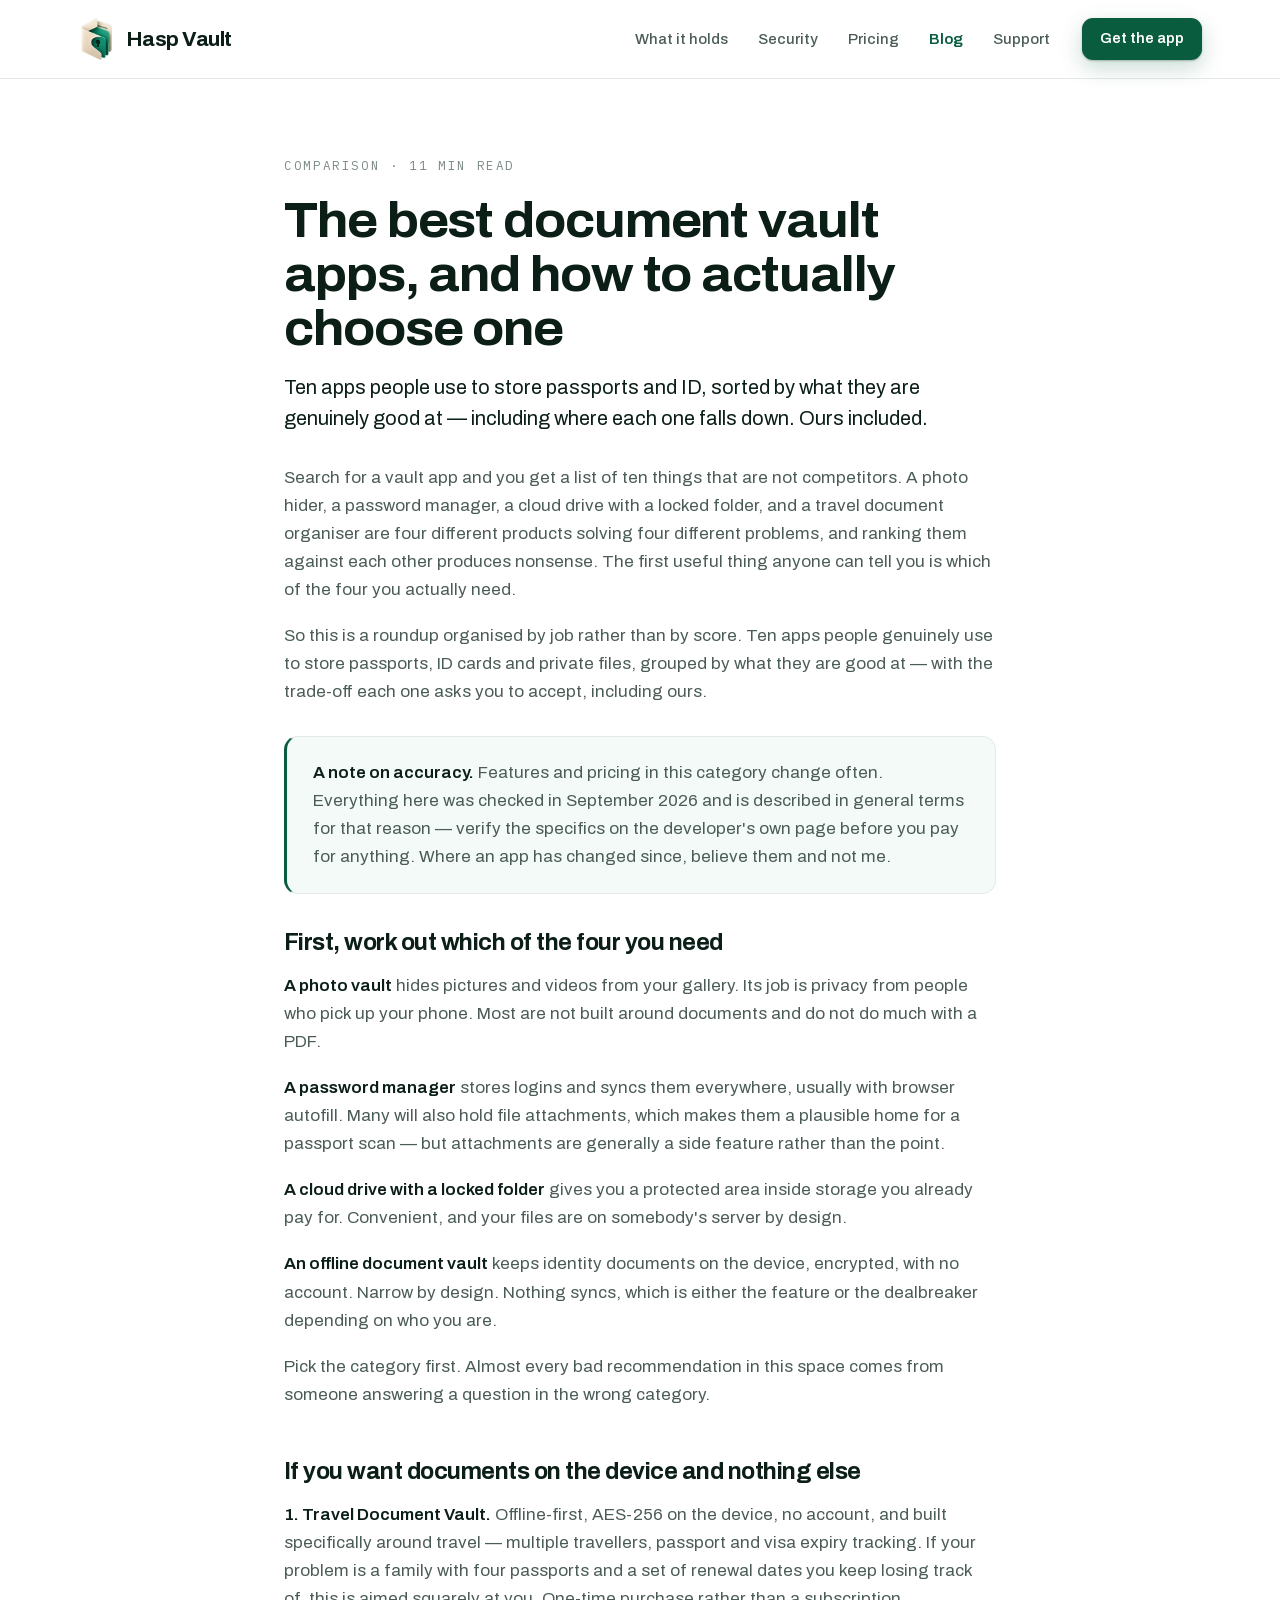
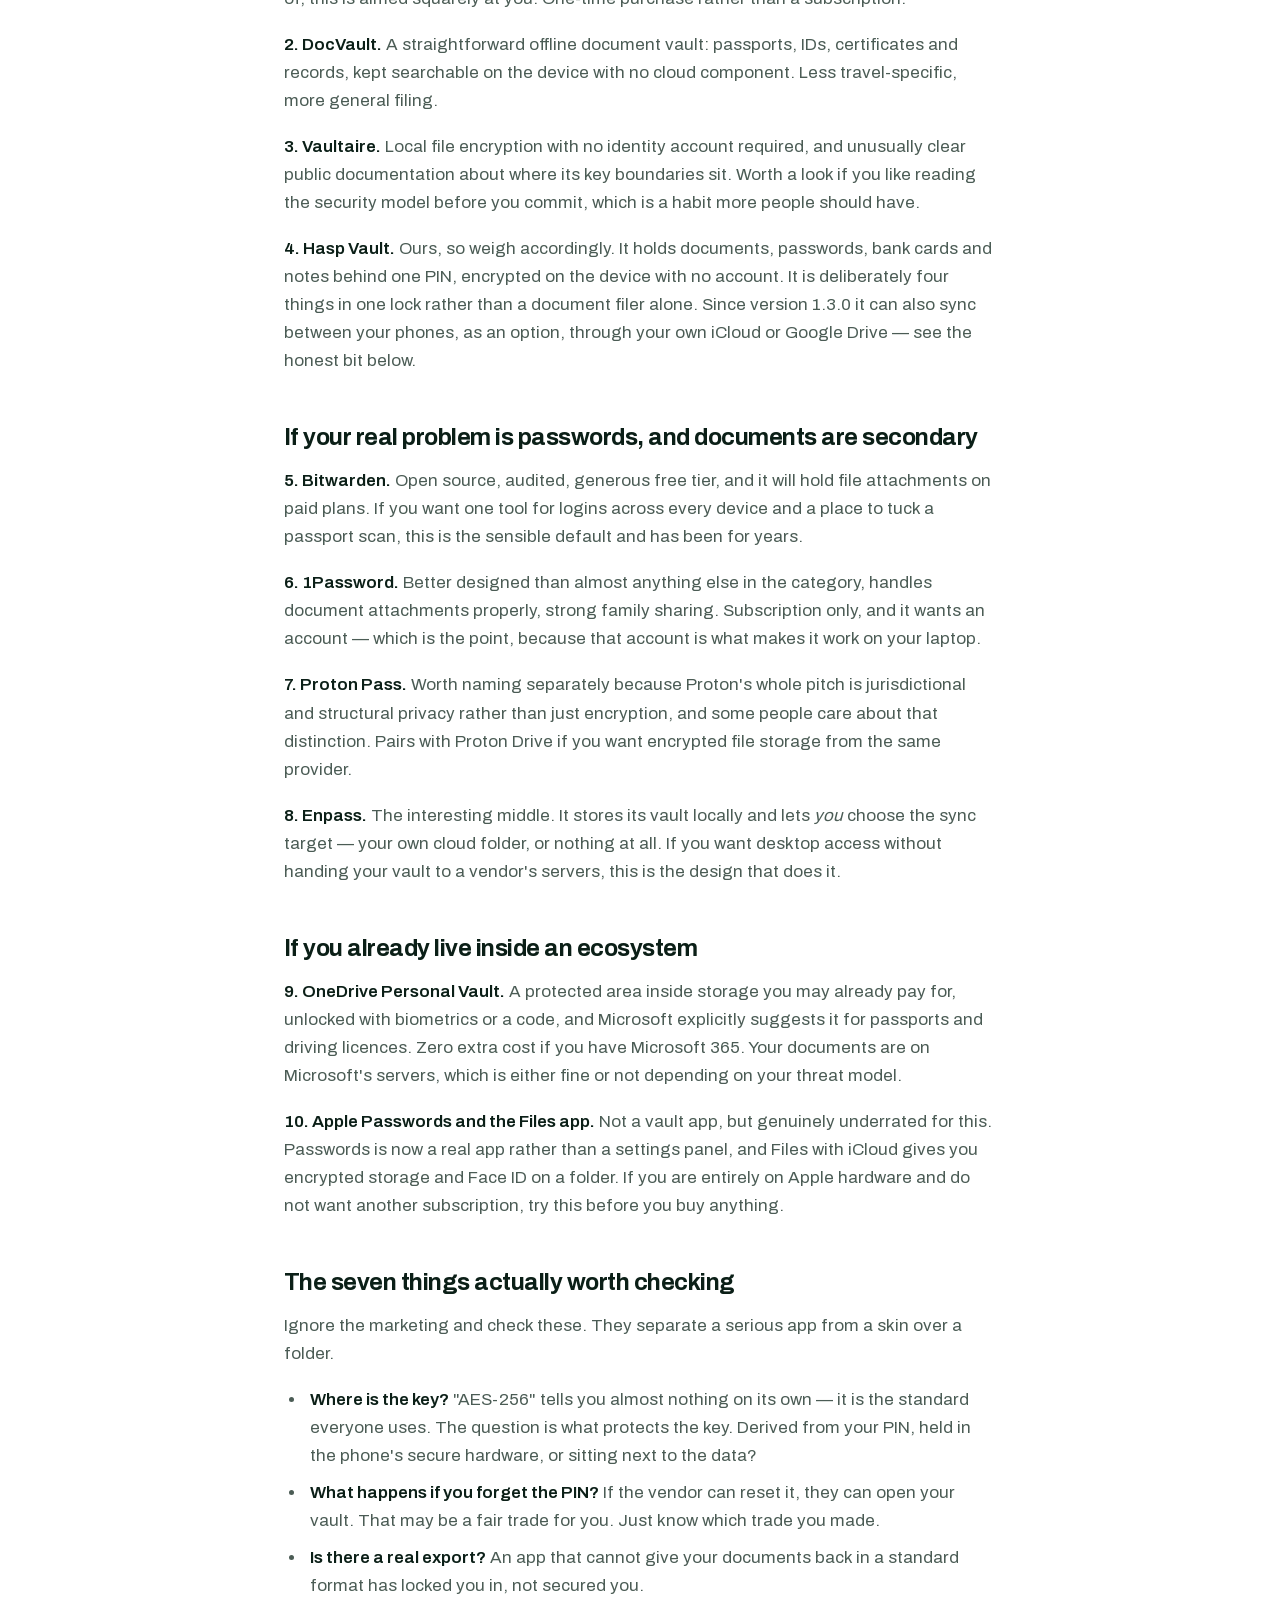
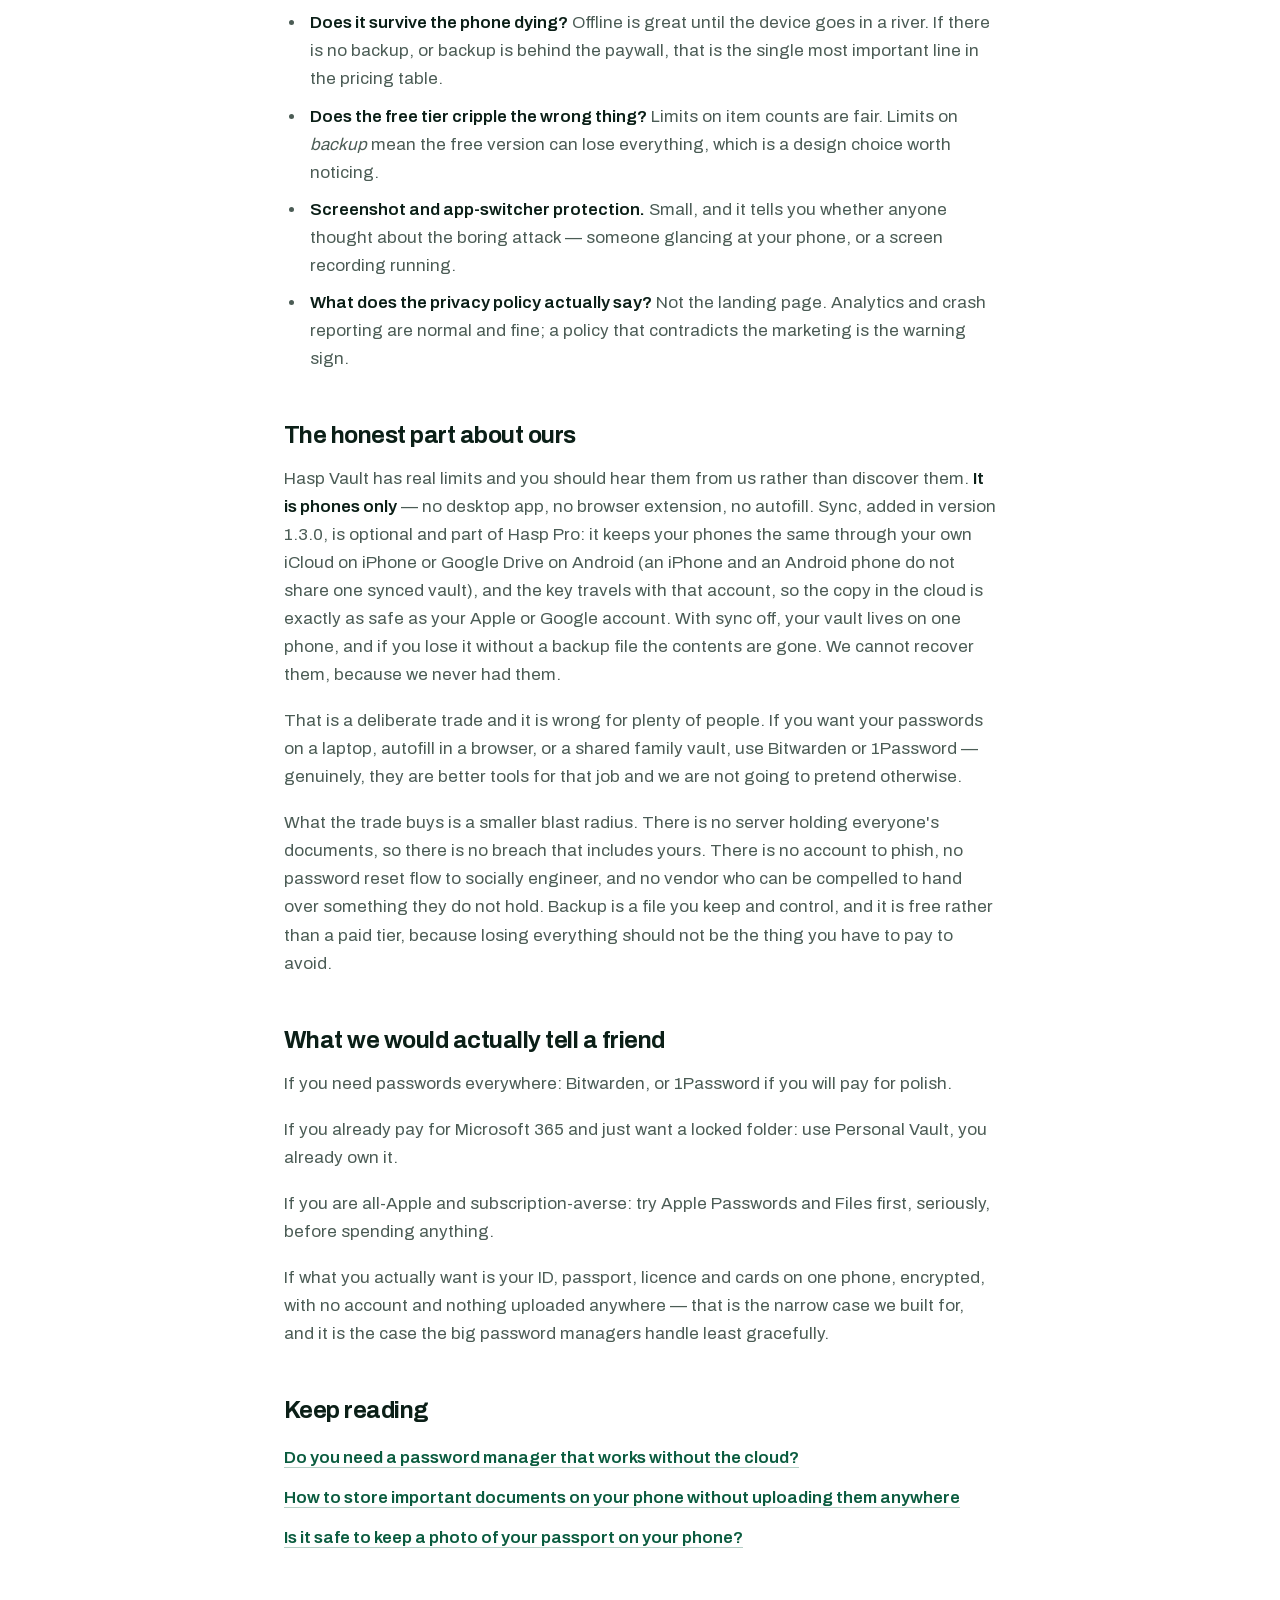
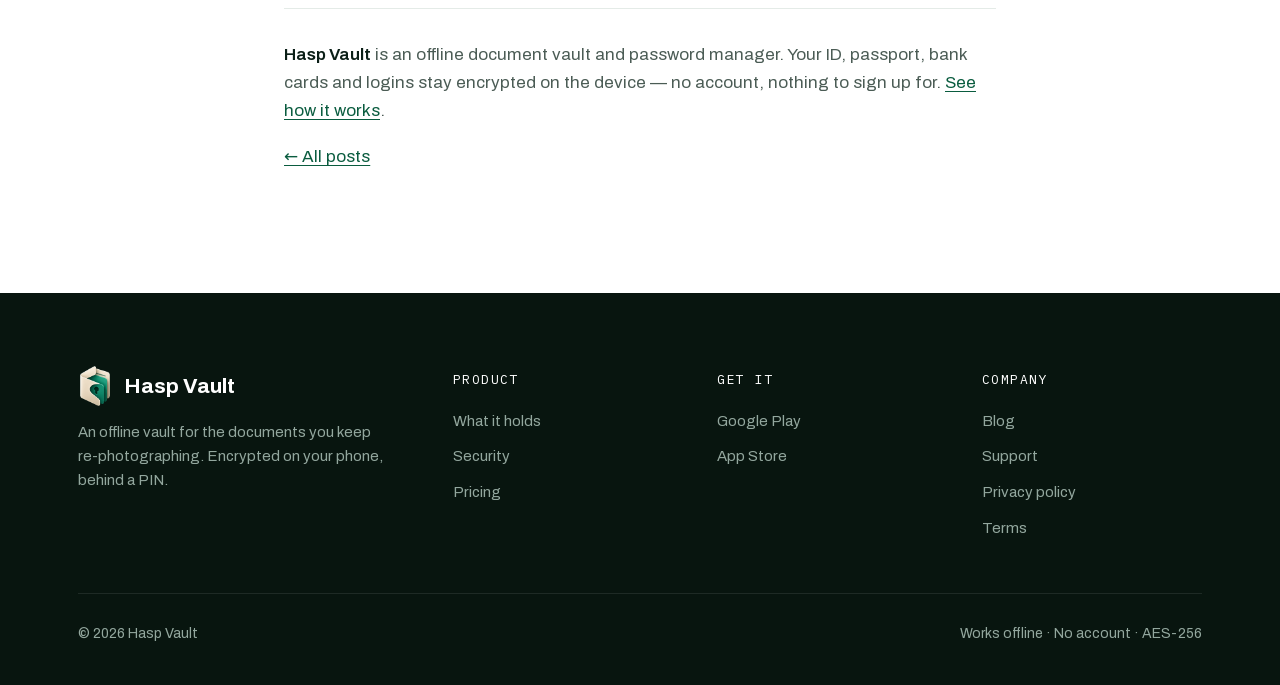
<file: blog/best-document-vault-apps.html>
<!doctype html>
<html lang="en">
<head>
<meta charset="utf-8">
<meta name="viewport" content="width=device-width, initial-scale=1">
<title>The best document vault apps, and how to actually choose one — Hasp Vault</title>
<meta name="description" content="Ten apps people use to store passports, ID cards and private files in 2026 — grouped by what each is genuinely good at, the trade-off each one asks you to accept, and the seven things worth checking before you pay.">
<meta name="theme-color" content="#0A5C3F">
<link rel="stylesheet" href="../style.css?v=1.5">
<link rel="icon" href="../shots/favicon.png?v=1.5">
<link rel="apple-touch-icon" href="../shots/apple-touch-icon.png?v=1.5">
<meta property="og:title" content="The best document vault apps, and how to actually choose one">
<meta property="og:description" content="Ten apps people use to store passports, ID cards and private files in 2026 — grouped by what each is genuinely good at, the trade-off each one asks you to accept, and the seven things worth checking before you pay.">
<meta property="og:type" content="article">
<meta property="og:url" content="https://haspvault.com/blog/best-document-vault-apps.html">
<link rel="canonical" href="https://haspvault.com/blog/best-document-vault-apps.html">
<meta property="og:image" content="https://haspvault.com/shots/og.png?v=1.5">
<meta property="og:site_name" content="Hasp Vault">
<meta property="og:locale" content="en_US">
<meta name="twitter:card" content="summary_large_image">
<meta name="twitter:title" content="The best document vault apps, and how to actually choose one — Hasp Vault">
<meta name="twitter:description" content="Ten apps people use to store passports, ID cards and private files in 2026 — grouped by what each is genuinely good at, the trade-off each one asks you to accept, and the seven things worth checking before you pay.">
<meta name="twitter:image" content="https://haspvault.com/shots/og.png?v=1.5">
<script type="application/ld+json">{"@context": "https://schema.org", "@graph": [{"@type": "BlogPosting", "headline": "The best document vault apps, and how to actually choose one", "description": "Ten apps people use to store passports, ID cards and private files in 2026 — grouped by what each is genuinely good at, the trade-off each one asks you to accept, and the seven things worth checking before you pay.", "image": "https://haspvault.com/shots/og.png?v=1.5", "datePublished": "2026-09-04", "dateModified": "2026-10-15", "mainEntityOfPage": {"@type": "WebPage", "@id": "https://haspvault.com/blog/best-document-vault-apps.html"}, "author": {"@type": "Organization", "name": "Hasp Vault", "url": "https://haspvault.com/"}, "publisher": {"@id": "https://haspvault.com/#org"}}, {"@type": "BreadcrumbList", "itemListElement": [{"@type": "ListItem", "position": 1, "name": "Home", "item": "https://haspvault.com/"}, {"@type": "ListItem", "position": 2, "name": "Blog", "item": "https://haspvault.com/blog/"}, {"@type": "ListItem", "position": 3, "name": "The best document vault apps, and how to actually choose one"}]}]}</script>
</head>
<body>

<header class="masthead">
  <div class="wrap">
    <a class="brand" href="../index.html">
      <img class="mark" src="../shots/mark.png" alt="" width="36" height="42">
      <b>Hasp Vault</b>
    </a>
    <nav class="nav">
      <a href="../index.html#holds">What it holds</a>
      <a href="../index.html#security">Security</a>
      <a href="../index.html#pricing">Pricing</a>
      <a href="index.html" aria-current="page">Blog</a>
      <a href="https://bytedroidstudio.com/apps/hasp-vault/support/">Support</a>
    </nav>
    <a class="btn btn-primary btn-sm" href="https://play.google.com/store/apps/details?id=com.hifazat.vault">Get the app</a>
  </div>
</header>

<main class="wrap doc">
  <p class="meta">Comparison · 11 min read</p>
  <h1>The best document vault apps, and how to actually choose one</h1>
  <p class="lead">Ten apps people use to store passports and ID, sorted by what they are genuinely good at — including where each one falls down. Ours included.</p>

  <p>
    Search for a vault app and you get a list of ten things that are not
    competitors. A photo hider, a password manager, a cloud drive with a locked
    folder, and a travel document organiser are four different products solving
    four different problems, and ranking them against each other produces
    nonsense. The first useful thing anyone can tell you is which of the four
    you actually need.
  </p>

  <p>
    So this is a roundup organised by job rather than by score. Ten apps people
    genuinely use to store passports, ID cards and private files, grouped by what
    they are good at — with the trade-off each one asks you to accept, including
    ours.
  </p>

  <div class="callout">
    <p>
      <strong>A note on accuracy.</strong> Features and pricing in this category
      change often. Everything here was checked in September 2026 and is
      described in general terms for that reason — verify the specifics on the
      developer's own page before you pay for anything. Where an app has changed
      since, believe them and not me.
    </p>
  </div>

  <h2>First, work out which of the four you need</h2>

  <p>
    <strong>A photo vault</strong> hides pictures and videos from your gallery.
    Its job is privacy from people who pick up your phone. Most are not built
    around documents and do not do much with a PDF.
  </p>

  <p>
    <strong>A password manager</strong> stores logins and syncs them everywhere,
    usually with browser autofill. Many will also hold file attachments, which
    makes them a plausible home for a passport scan — but attachments are
    generally a side feature rather than the point.
  </p>

  <p>
    <strong>A cloud drive with a locked folder</strong> gives you a protected
    area inside storage you already pay for. Convenient, and your files are on
    somebody's server by design.
  </p>

  <p>
    <strong>An offline document vault</strong> keeps identity documents on the
    device, encrypted, with no account. Narrow by design. Nothing syncs, which
    is either the feature or the dealbreaker depending on who you are.
  </p>

  <p>
    Pick the category first. Almost every bad recommendation in this space comes
    from someone answering a question in the wrong category.
  </p>

  <h2>If you want documents on the device and nothing else</h2>

  <p>
    <strong>1. Travel Document Vault.</strong> Offline-first, AES-256 on the
    device, no account, and built specifically around travel — multiple
    travellers, passport and visa expiry tracking. If your problem is a family
    with four passports and a set of renewal dates you keep losing track of,
    this is aimed squarely at you. One-time purchase rather than a subscription.
  </p>

  <p>
    <strong>2. DocVault.</strong> A straightforward offline document vault:
    passports, IDs, certificates and records, kept searchable on the device with
    no cloud component. Less travel-specific, more general filing.
  </p>

  <p>
    <strong>3. Vaultaire.</strong> Local file encryption with no identity
    account required, and unusually clear public documentation about where its
    key boundaries sit. Worth a look if you like reading the security model
    before you commit, which is a habit more people should have.
  </p>

  <p>
    <strong>4. Hasp Vault.</strong> Ours, so weigh accordingly. It holds
    documents, passwords, bank cards and notes behind one PIN, encrypted on the
    device with no account. It is deliberately four things in one lock rather
    than a document filer alone. Since version 1.3.0 it can also sync between
    your phones, as an option, through your own iCloud or Google Drive — see
    the honest bit below.
  </p>

  <h2>If your real problem is passwords, and documents are secondary</h2>

  <p>
    <strong>5. Bitwarden.</strong> Open source, audited, generous free tier, and
    it will hold file attachments on paid plans. If you want one tool for logins
    across every device and a place to tuck a passport scan, this is the
    sensible default and has been for years.
  </p>

  <p>
    <strong>6. 1Password.</strong> Better designed than almost anything else in
    the category, handles document attachments properly, strong family sharing.
    Subscription only, and it wants an account — which is the point, because
    that account is what makes it work on your laptop.
  </p>

  <p>
    <strong>7. Proton Pass.</strong> Worth naming separately because Proton's
    whole pitch is jurisdictional and structural privacy rather than just
    encryption, and some people care about that distinction. Pairs with Proton
    Drive if you want encrypted file storage from the same provider.
  </p>

  <p>
    <strong>8. Enpass.</strong> The interesting middle. It stores its vault
    locally and lets <em>you</em> choose the sync target — your own cloud folder,
    or nothing at all. If you want desktop access without handing your vault to
    a vendor's servers, this is the design that does it.
  </p>

  <h2>If you already live inside an ecosystem</h2>

  <p>
    <strong>9. OneDrive Personal Vault.</strong> A protected area inside storage
    you may already pay for, unlocked with biometrics or a code, and Microsoft
    explicitly suggests it for passports and driving licences. Zero extra cost if
    you have Microsoft 365. Your documents are on Microsoft's servers, which is
    either fine or not depending on your threat model.
  </p>

  <p>
    <strong>10. Apple Passwords and the Files app.</strong> Not a vault app, but
    genuinely underrated for this. Passwords is now a real app rather than a
    settings panel, and Files with iCloud gives you encrypted storage and
    Face ID on a folder. If you are entirely on Apple hardware and do not want
    another subscription, try this before you buy anything.
  </p>

  <h2>The seven things actually worth checking</h2>

  <p>
    Ignore the marketing and check these. They separate a serious app from a
    skin over a folder.
  </p>

  <ul>
    <li>
      <strong>Where is the key?</strong> "AES-256" tells you almost nothing on
      its own — it is the standard everyone uses. The question is what protects
      the key. Derived from your PIN, held in the phone's secure hardware, or
      sitting next to the data?
    </li>
    <li>
      <strong>What happens if you forget the PIN?</strong> If the vendor can
      reset it, they can open your vault. That may be a fair trade for you. Just
      know which trade you made.
    </li>
    <li>
      <strong>Is there a real export?</strong> An app that cannot give your
      documents back in a standard format has locked you in, not secured you.
    </li>
    <li>
      <strong>Does it survive the phone dying?</strong> Offline is great until
      the device goes in a river. If there is no backup, or backup is behind the
      paywall, that is the single most important line in the pricing table.
    </li>
    <li>
      <strong>Does the free tier cripple the wrong thing?</strong> Limits on
      item counts are fair. Limits on <em>backup</em> mean the free version can
      lose everything, which is a design choice worth noticing.
    </li>
    <li>
      <strong>Screenshot and app-switcher protection.</strong> Small, and it
      tells you whether anyone thought about the boring attack — someone glancing
      at your phone, or a screen recording running.
    </li>
    <li>
      <strong>What does the privacy policy actually say?</strong> Not the
      landing page. Analytics and crash reporting are normal and fine; a policy
      that contradicts the marketing is the warning sign.
    </li>
  </ul>

  <h2>The honest part about ours</h2>

  <p>
    Hasp Vault has real limits and you should hear them from us rather than
    discover them. <strong>It is phones only</strong> — no desktop app, no
    browser extension, no autofill. Sync, added in version 1.3.0, is optional
    and part of Hasp Pro: it keeps your phones the same through your own iCloud
    on iPhone or Google Drive on Android (an iPhone and an Android phone do not
    share one synced vault), and the key travels with that account, so the copy in the
    cloud is exactly as safe as your Apple or Google account. With sync off,
    your vault lives on one phone, and if you lose it without a backup file the
    contents are gone. We cannot recover them, because we never had them.
  </p>

  <p>
    That is a deliberate trade and it is wrong for plenty of people. If you want
    your passwords on a laptop, autofill in a browser, or a shared family vault,
    use Bitwarden or 1Password — genuinely, they are better tools for that job
    and we are not going to pretend otherwise.
  </p>

  <p>
    What the trade buys is a smaller blast radius. There is no server holding
    everyone's documents, so there is no breach that includes yours. There is no
    account to phish, no password reset flow to socially engineer, and no vendor
    who can be compelled to hand over something they do not hold. Backup is a
    file you keep and control, and it is free rather than a paid tier, because
    losing everything should not be the thing you have to pay to avoid.
  </p>

  <h2>What we would actually tell a friend</h2>

  <p>
    If you need passwords everywhere: Bitwarden, or 1Password if you will pay
    for polish.
  </p>

  <p>
    If you already pay for Microsoft 365 and just want a locked folder: use
    Personal Vault, you already own it.
  </p>

  <p>
    If you are all-Apple and subscription-averse: try Apple Passwords and Files
    first, seriously, before spending anything.
  </p>

  <p>
    If what you actually want is your ID, passport, licence and cards on one
    phone, encrypted, with no account and nothing uploaded anywhere — that is
    the narrow case we built for, and it is the case the big password managers
    handle least gracefully.
  </p>


  <h2 class="rel-h">Keep reading</h2>
  <ul class="rel">
    <li><a href="offline-password-manager.html">Do you need a password manager that works without the cloud?</a></li>
    <li><a href="store-documents-offline.html">How to store important documents on your phone without uploading them anywhere</a></li>
    <li><a href="passport-photo-on-phone.html">Is it safe to keep a photo of your passport on your phone?</a></li>
  </ul>

  <div class="post-foot">
    <p>
      <strong>Hasp Vault</strong> is an offline document vault and password
      manager. Your ID, passport, bank cards and logins stay encrypted on the
      device — no account, nothing to sign up for.
      <a href="../index.html">See how it works</a>.
    </p>
    <p><a href="index.html">← All posts</a></p>
  </div>
</main>

<footer class="foot">
  <div class="shell">
    <div class="foot-top">
      <div>
        <div class="foot-brand">
          <img class="mark" src="../shots/mark.png" alt="" width="36" height="42">
          Hasp Vault
        </div>
        <p>An offline vault for the documents you keep re-photographing. Encrypted on your phone, behind a PIN.</p>
      </div>
      <div>
        <h4>Product</h4>
        <ul>
          <li><a href="../index.html#holds">What it holds</a></li>
          <li><a href="../index.html#security">Security</a></li>
          <li><a href="../index.html#pricing">Pricing</a></li>
        </ul>
      </div>
      <div>
        <h4>Get it</h4>
        <ul>
          <li><a href="https://play.google.com/store/apps/details?id=com.hifazat.vault">Google Play</a></li>
          <li><a href="https://apps.apple.com/app/id6804965635">App Store</a></li>
        </ul>
      </div>
      <div>
        <h4>Company</h4>
        <ul>
          <li><a href="index.html">Blog</a></li>
          <li><a href="https://bytedroidstudio.com/apps/hasp-vault/support/">Support</a></li>
          <li><a href="https://bytedroidstudio.com/apps/hasp-vault/privacy/">Privacy policy</a></li>
          <li><a href="https://bytedroidstudio.com/apps/hasp-vault/terms/">Terms</a></li>
        </ul>
      </div>
    </div>
    <div class="foot-base">
      <span>© 2026 Hasp Vault</span>
      <span>Works offline · No account · AES-256</span>
    </div>
  </div>
</footer>

</body>
</html>
</file>
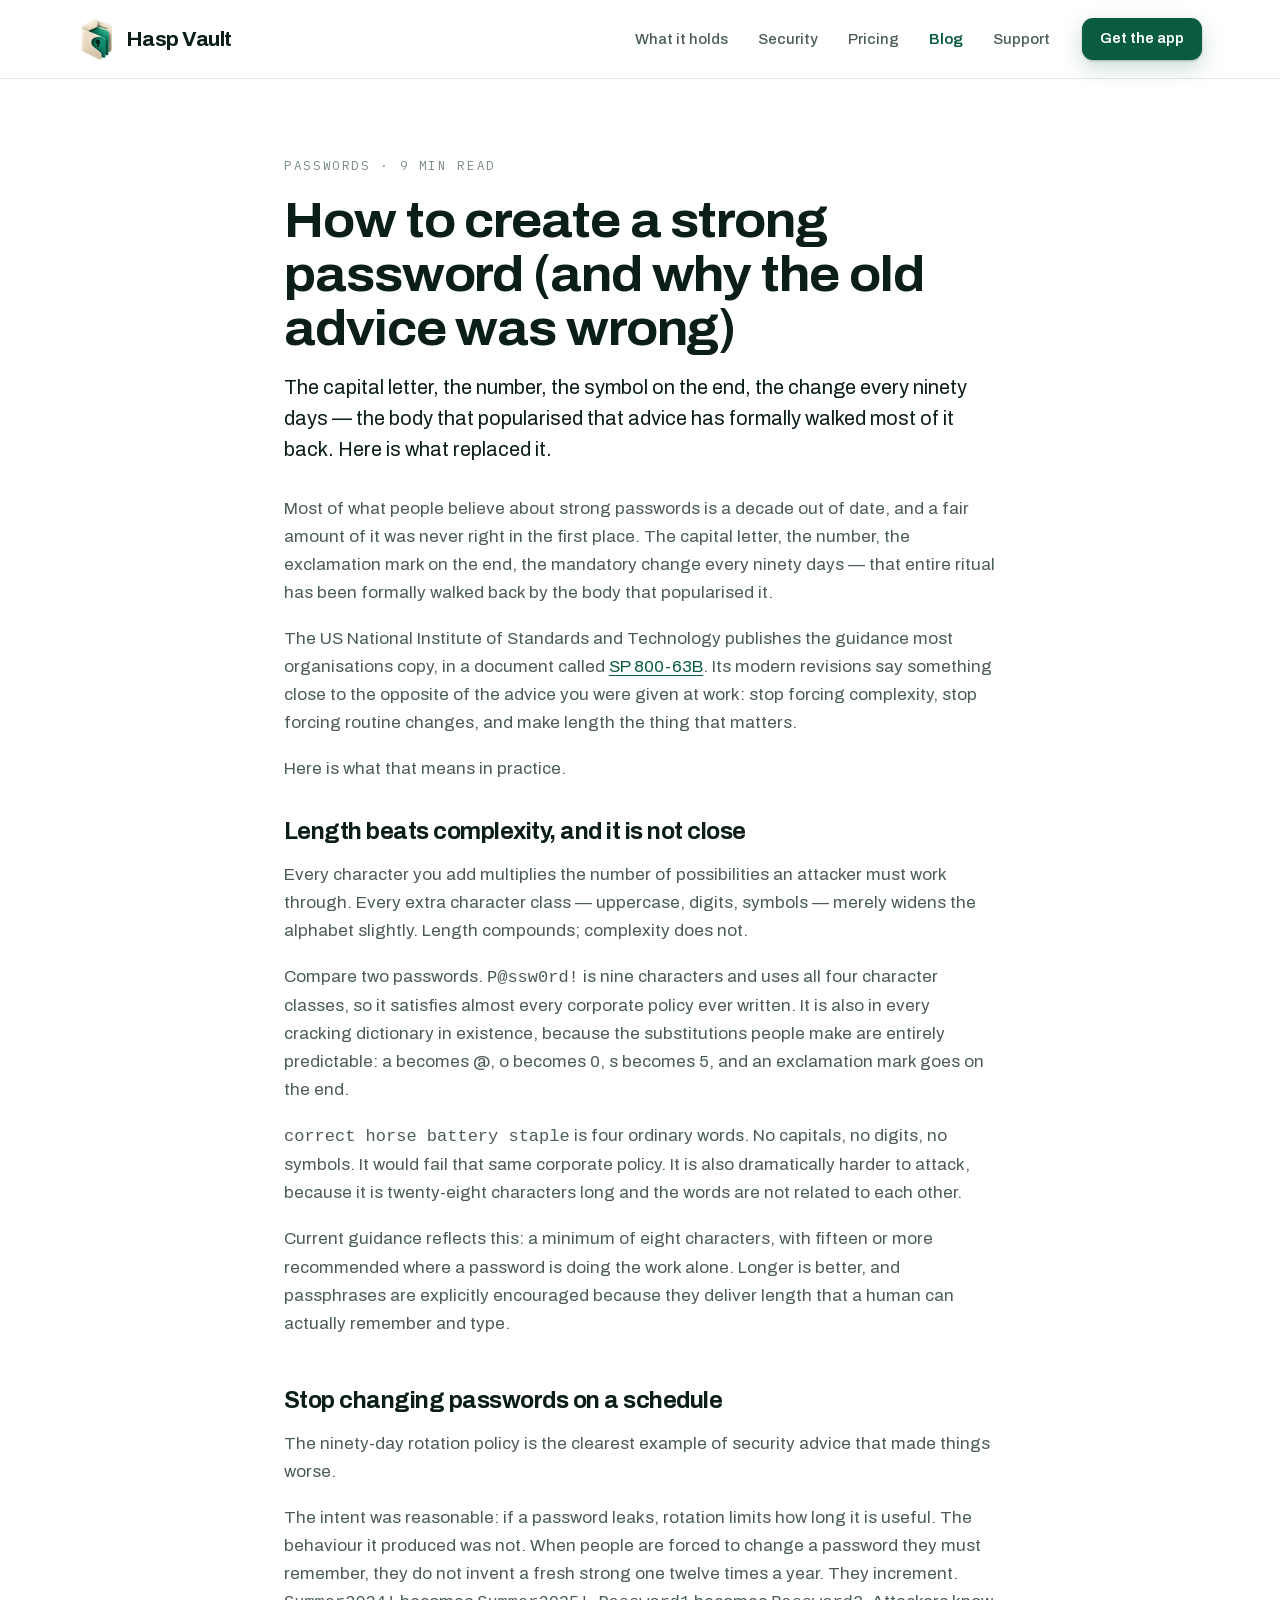
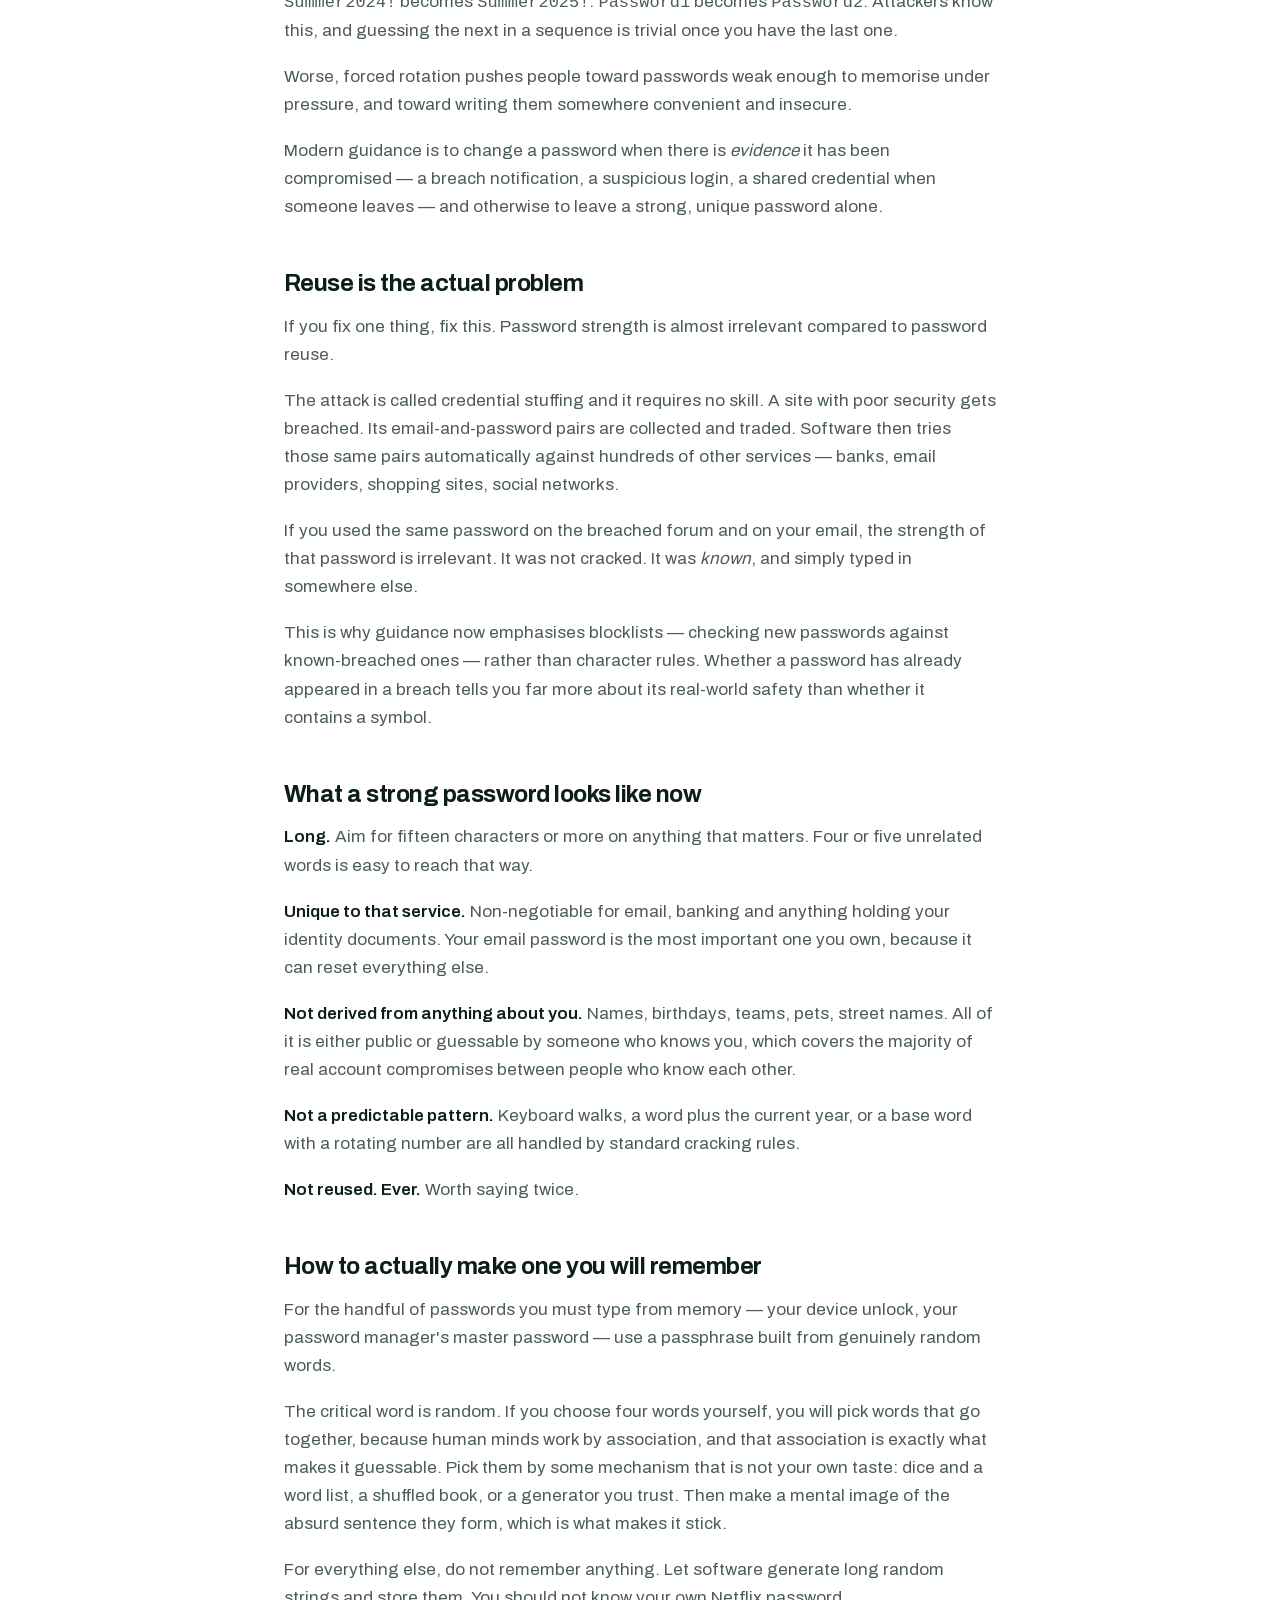
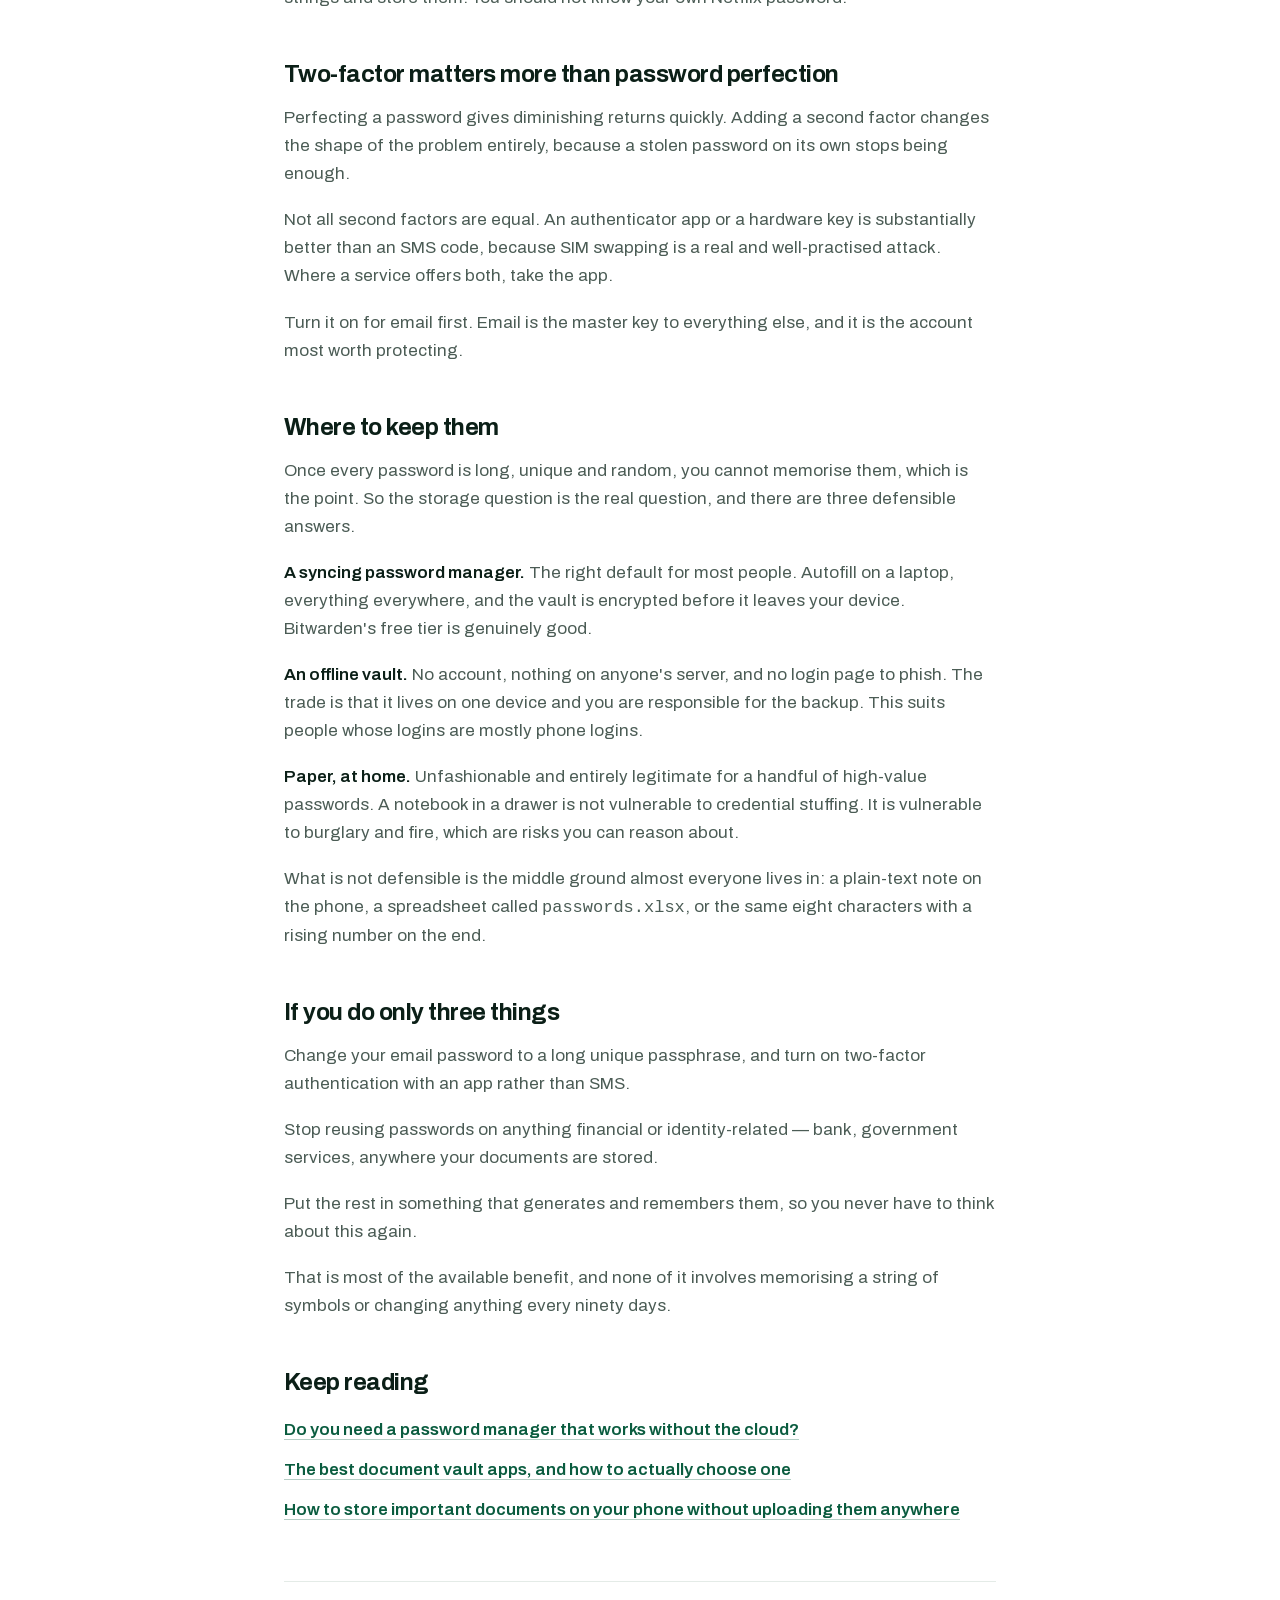
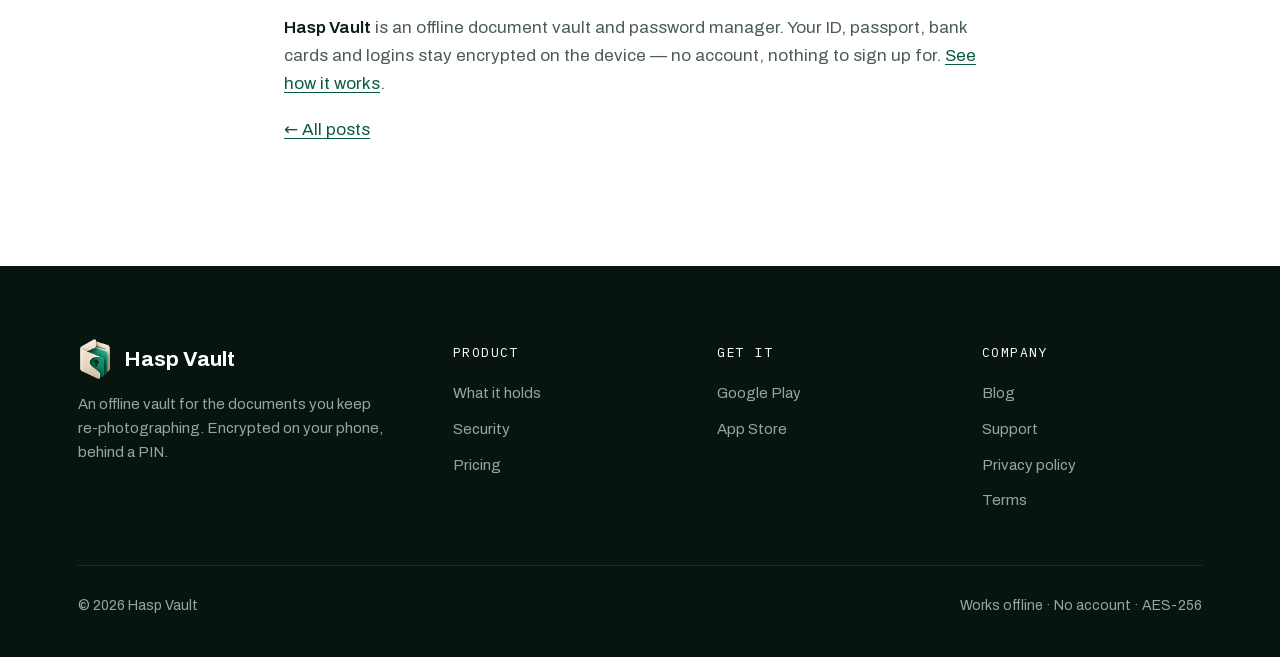
<file: blog/how-to-create-a-strong-password.html>
<!doctype html>
<html lang="en">
<head>
<meta charset="utf-8">
<meta name="viewport" content="width=device-width, initial-scale=1">
<title>How to create a strong password (and why the old advice was wrong) — Hasp Vault</title>
<meta name="description" content="Length beats complexity, forced 90-day changes make security worse, and reuse matters more than either. What current NIST guidance actually says about strong passwords, and the three changes worth making today.">
<meta name="theme-color" content="#0A5C3F">
<link rel="stylesheet" href="../style.css?v=1.5">
<link rel="icon" href="../shots/favicon.png?v=1.5">
<link rel="apple-touch-icon" href="../shots/apple-touch-icon.png?v=1.5">
<meta property="og:title" content="How to create a strong password (and why the old advice was wrong)">
<meta property="og:description" content="Length beats complexity, forced 90-day changes make security worse, and reuse matters more than either. What current NIST guidance actually says about strong passwords, and the three changes worth making today.">
<meta property="og:type" content="article">
<meta property="og:url" content="https://haspvault.com/blog/how-to-create-a-strong-password.html">
<link rel="canonical" href="https://haspvault.com/blog/how-to-create-a-strong-password.html">
<meta property="og:image" content="https://haspvault.com/shots/og.png?v=1.5">
<meta property="og:site_name" content="Hasp Vault">
<meta property="og:locale" content="en_US">
<meta name="twitter:card" content="summary_large_image">
<meta name="twitter:title" content="How to create a strong password (and why the old advice was wrong) — Hasp Vault">
<meta name="twitter:description" content="Length beats complexity, forced 90-day changes make security worse, and reuse matters more than either. What current NIST guidance actually says about strong passwords, and the three changes worth making today.">
<meta name="twitter:image" content="https://haspvault.com/shots/og.png?v=1.5">
<script type="application/ld+json">{"@context": "https://schema.org", "@graph": [{"@type": "BlogPosting", "headline": "How to create a strong password (and why the old advice was wrong)", "description": "Length beats complexity, forced 90-day changes make security worse, and reuse matters more than either. What current NIST guidance actually says about strong passwords, and the three changes worth making today.", "image": "https://haspvault.com/shots/og.png?v=1.5", "datePublished": "2026-09-04", "dateModified": "2026-09-04", "mainEntityOfPage": {"@type": "WebPage", "@id": "https://haspvault.com/blog/how-to-create-a-strong-password.html"}, "author": {"@type": "Organization", "name": "Hasp Vault", "url": "https://haspvault.com/"}, "publisher": {"@id": "https://haspvault.com/#org"}}, {"@type": "BreadcrumbList", "itemListElement": [{"@type": "ListItem", "position": 1, "name": "Home", "item": "https://haspvault.com/"}, {"@type": "ListItem", "position": 2, "name": "Blog", "item": "https://haspvault.com/blog/"}, {"@type": "ListItem", "position": 3, "name": "How to create a strong password (and why the old advice was wrong)"}]}]}</script>
</head>
<body>

<header class="masthead">
  <div class="wrap">
    <a class="brand" href="../index.html">
      <img class="mark" src="../shots/mark.png" alt="" width="36" height="42">
      <b>Hasp Vault</b>
    </a>
    <nav class="nav">
      <a href="../index.html#holds">What it holds</a>
      <a href="../index.html#security">Security</a>
      <a href="../index.html#pricing">Pricing</a>
      <a href="index.html" aria-current="page">Blog</a>
      <a href="https://bytedroidstudio.com/apps/hasp-vault/support/">Support</a>
    </nav>
    <a class="btn btn-primary btn-sm" href="https://play.google.com/store/apps/details?id=com.hifazat.vault">Get the app</a>
  </div>
</header>

<main class="wrap doc">
  <p class="meta">Passwords · 9 min read</p>
  <h1>How to create a strong password (and why the old advice was wrong)</h1>
  <p class="lead">The capital letter, the number, the symbol on the end, the change every ninety days — the body that popularised that advice has formally walked most of it back. Here is what replaced it.</p>

  <p>
    Most of what people believe about strong passwords is a decade out of date,
    and a fair amount of it was never right in the first place. The capital
    letter, the number, the exclamation mark on the end, the mandatory change
    every ninety days — that entire ritual has been formally walked back by the
    body that popularised it.
  </p>

  <p>
    The US National Institute of Standards and Technology publishes the guidance
    most organisations copy, in a document called
    <a href="https://pages.nist.gov/800-63-4/sp800-63b.html">SP 800-63B</a>. Its
    modern revisions say something close to the opposite of the advice you were
    given at work: stop forcing complexity, stop forcing routine changes, and
    make length the thing that matters.
  </p>

  <p>
    Here is what that means in practice.
  </p>

  <h2>Length beats complexity, and it is not close</h2>

  <p>
    Every character you add multiplies the number of possibilities an attacker
    must work through. Every extra character class — uppercase, digits, symbols —
    merely widens the alphabet slightly. Length compounds; complexity does not.
  </p>

  <p>
    Compare two passwords. <code>P@ssw0rd!</code> is nine characters and uses all
    four character classes, so it satisfies almost every corporate policy ever
    written. It is also in every cracking dictionary in existence, because the
    substitutions people make are entirely predictable: a becomes @, o becomes 0,
    s becomes 5, and an exclamation mark goes on the end.
  </p>

  <p>
    <code>correct horse battery staple</code> is four ordinary words. No capitals,
    no digits, no symbols. It would fail that same corporate policy. It is also
    dramatically harder to attack, because it is twenty-eight characters long and
    the words are not related to each other.
  </p>

  <p>
    Current guidance reflects this: a minimum of eight characters, with fifteen
    or more recommended where a password is doing the work alone. Longer is
    better, and passphrases are explicitly encouraged because they deliver
    length that a human can actually remember and type.
  </p>

  <h2>Stop changing passwords on a schedule</h2>

  <p>
    The ninety-day rotation policy is the clearest example of security advice
    that made things worse.
  </p>

  <p>
    The intent was reasonable: if a password leaks, rotation limits how long it
    is useful. The behaviour it produced was not. When people are forced to
    change a password they must remember, they do not invent a fresh strong one
    twelve times a year. They increment. <code>Summer2024!</code> becomes
    <code>Summer2025!</code>. <code>Password1</code> becomes
    <code>Password2</code>. Attackers know this, and guessing the next in a
    sequence is trivial once you have the last one.
  </p>

  <p>
    Worse, forced rotation pushes people toward passwords weak enough to
    memorise under pressure, and toward writing them somewhere convenient and
    insecure.
  </p>

  <p>
    Modern guidance is to change a password when there is <em>evidence</em> it
    has been compromised — a breach notification, a suspicious login, a shared
    credential when someone leaves — and otherwise to leave a strong, unique
    password alone.
  </p>

  <h2>Reuse is the actual problem</h2>

  <p>
    If you fix one thing, fix this. Password strength is almost irrelevant
    compared to password reuse.
  </p>

  <p>
    The attack is called credential stuffing and it requires no skill. A site
    with poor security gets breached. Its email-and-password pairs are collected
    and traded. Software then tries those same pairs automatically against
    hundreds of other services — banks, email providers, shopping sites, social
    networks.
  </p>

  <p>
    If you used the same password on the breached forum and on your email, the
    strength of that password is irrelevant. It was not cracked. It was
    <em>known</em>, and simply typed in somewhere else.
  </p>

  <p>
    This is why guidance now emphasises blocklists — checking new passwords
    against known-breached ones — rather than character rules. Whether a password
    has already appeared in a breach tells you far more about its real-world
    safety than whether it contains a symbol.
  </p>

  <h2>What a strong password looks like now</h2>

  <p>
    <strong>Long.</strong> Aim for fifteen characters or more on anything that
    matters. Four or five unrelated words is easy to reach that way.
  </p>

  <p>
    <strong>Unique to that service.</strong> Non-negotiable for email, banking
    and anything holding your identity documents. Your email password is the most
    important one you own, because it can reset everything else.
  </p>

  <p>
    <strong>Not derived from anything about you.</strong> Names, birthdays, teams,
    pets, street names. All of it is either public or guessable by someone who
    knows you, which covers the majority of real account compromises between
    people who know each other.
  </p>

  <p>
    <strong>Not a predictable pattern.</strong> Keyboard walks, a word plus the
    current year, or a base word with a rotating number are all handled by
    standard cracking rules.
  </p>

  <p>
    <strong>Not reused. Ever.</strong> Worth saying twice.
  </p>

  <h2>How to actually make one you will remember</h2>

  <p>
    For the handful of passwords you must type from memory — your device unlock,
    your password manager's master password — use a passphrase built from
    genuinely random words.
  </p>

  <p>
    The critical word is random. If you choose four words yourself, you will pick
    words that go together, because human minds work by association, and that
    association is exactly what makes it guessable. Pick them by some mechanism
    that is not your own taste: dice and a word list, a shuffled book, or a
    generator you trust. Then make a mental image of the absurd sentence they
    form, which is what makes it stick.
  </p>

  <p>
    For everything else, do not remember anything. Let software generate long
    random strings and store them. You should not know your own Netflix password.
  </p>

  <h2>Two-factor matters more than password perfection</h2>

  <p>
    Perfecting a password gives diminishing returns quickly. Adding a second
    factor changes the shape of the problem entirely, because a stolen password
    on its own stops being enough.
  </p>

  <p>
    Not all second factors are equal. An authenticator app or a hardware key is
    substantially better than an SMS code, because SIM swapping is a real and
    well-practised attack. Where a service offers both, take the app.
  </p>

  <p>
    Turn it on for email first. Email is the master key to everything else, and
    it is the account most worth protecting.
  </p>

  <h2>Where to keep them</h2>

  <p>
    Once every password is long, unique and random, you cannot memorise them,
    which is the point. So the storage question is the real question, and there
    are three defensible answers.
  </p>

  <p>
    <strong>A syncing password manager.</strong> The right default for most
    people. Autofill on a laptop, everything everywhere, and the vault is
    encrypted before it leaves your device. Bitwarden's free tier is genuinely
    good.
  </p>

  <p>
    <strong>An offline vault.</strong> No account, nothing on anyone's server,
    and no login page to phish. The trade is that it lives on one device and you
    are responsible for the backup. This suits people whose logins are mostly
    phone logins.
  </p>

  <p>
    <strong>Paper, at home.</strong> Unfashionable and entirely legitimate for a
    handful of high-value passwords. A notebook in a drawer is not vulnerable to
    credential stuffing. It is vulnerable to burglary and fire, which are risks
    you can reason about.
  </p>

  <p>
    What is not defensible is the middle ground almost everyone lives in: a
    plain-text note on the phone, a spreadsheet called <code>passwords.xlsx</code>,
    or the same eight characters with a rising number on the end.
  </p>

  <h2>If you do only three things</h2>

  <p>
    Change your email password to a long unique passphrase, and turn on
    two-factor authentication with an app rather than SMS.
  </p>

  <p>
    Stop reusing passwords on anything financial or identity-related — bank,
    government services, anywhere your documents are stored.
  </p>

  <p>
    Put the rest in something that generates and remembers them, so you never
    have to think about this again.
  </p>

  <p>
    That is most of the available benefit, and none of it involves memorising a
    string of symbols or changing anything every ninety days.
  </p>


  <h2 class="rel-h">Keep reading</h2>
  <ul class="rel">
    <li><a href="offline-password-manager.html">Do you need a password manager that works without the cloud?</a></li>
    <li><a href="best-document-vault-apps.html">The best document vault apps, and how to actually choose one</a></li>
    <li><a href="store-documents-offline.html">How to store important documents on your phone without uploading them anywhere</a></li>
  </ul>

  <div class="post-foot">
    <p>
      <strong>Hasp Vault</strong> is an offline document vault and password
      manager. Your ID, passport, bank cards and logins stay encrypted on the
      device — no account, nothing to sign up for.
      <a href="../index.html">See how it works</a>.
    </p>
    <p><a href="index.html">← All posts</a></p>
  </div>
</main>

<footer class="foot">
  <div class="shell">
    <div class="foot-top">
      <div>
        <div class="foot-brand">
          <img class="mark" src="../shots/mark.png" alt="" width="36" height="42">
          Hasp Vault
        </div>
        <p>An offline vault for the documents you keep re-photographing. Encrypted on your phone, behind a PIN.</p>
      </div>
      <div>
        <h4>Product</h4>
        <ul>
          <li><a href="../index.html#holds">What it holds</a></li>
          <li><a href="../index.html#security">Security</a></li>
          <li><a href="../index.html#pricing">Pricing</a></li>
        </ul>
      </div>
      <div>
        <h4>Get it</h4>
        <ul>
          <li><a href="https://play.google.com/store/apps/details?id=com.hifazat.vault">Google Play</a></li>
          <li><a href="https://apps.apple.com/app/id6804965635">App Store</a></li>
        </ul>
      </div>
      <div>
        <h4>Company</h4>
        <ul>
          <li><a href="index.html">Blog</a></li>
          <li><a href="https://bytedroidstudio.com/apps/hasp-vault/support/">Support</a></li>
          <li><a href="https://bytedroidstudio.com/apps/hasp-vault/privacy/">Privacy policy</a></li>
          <li><a href="https://bytedroidstudio.com/apps/hasp-vault/terms/">Terms</a></li>
        </ul>
      </div>
    </div>
    <div class="foot-base">
      <span>© 2026 Hasp Vault</span>
      <span>Works offline · No account · AES-256</span>
    </div>
  </div>
</footer>

</body>
</html>
</file>
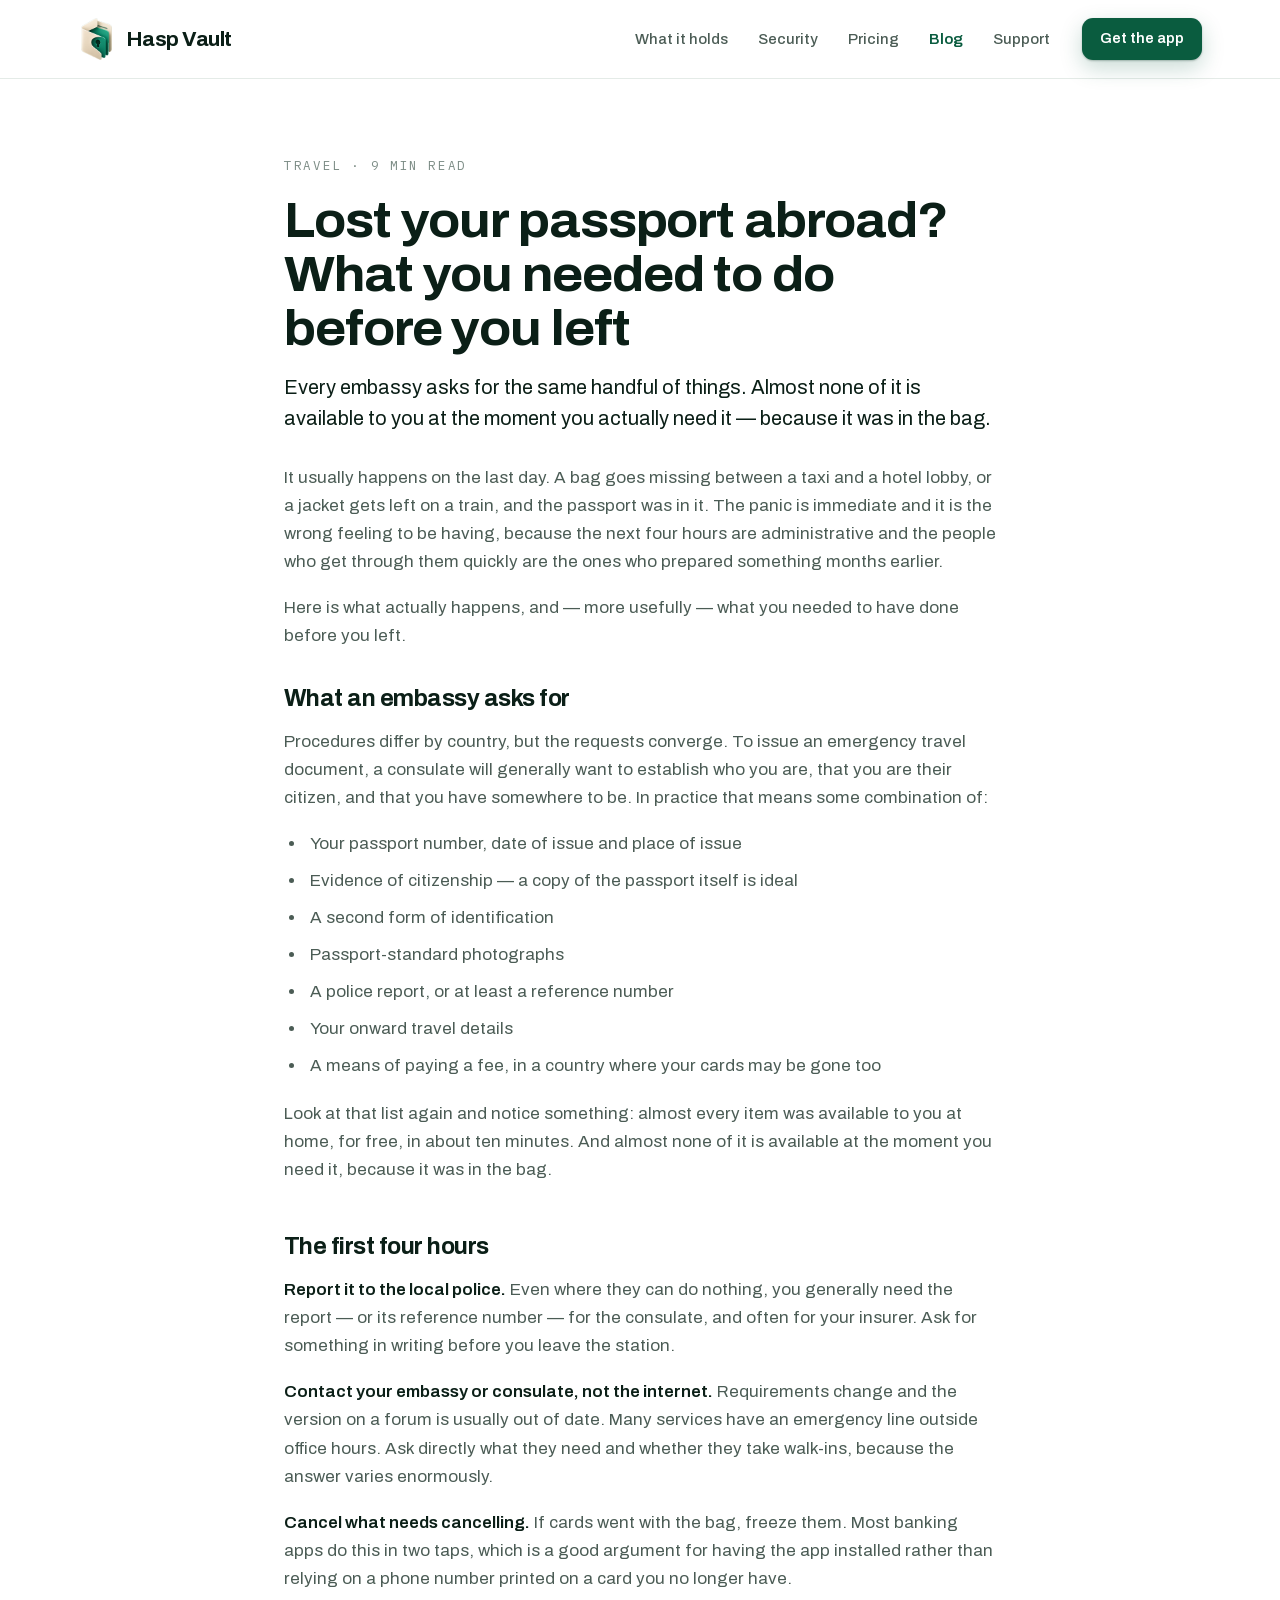
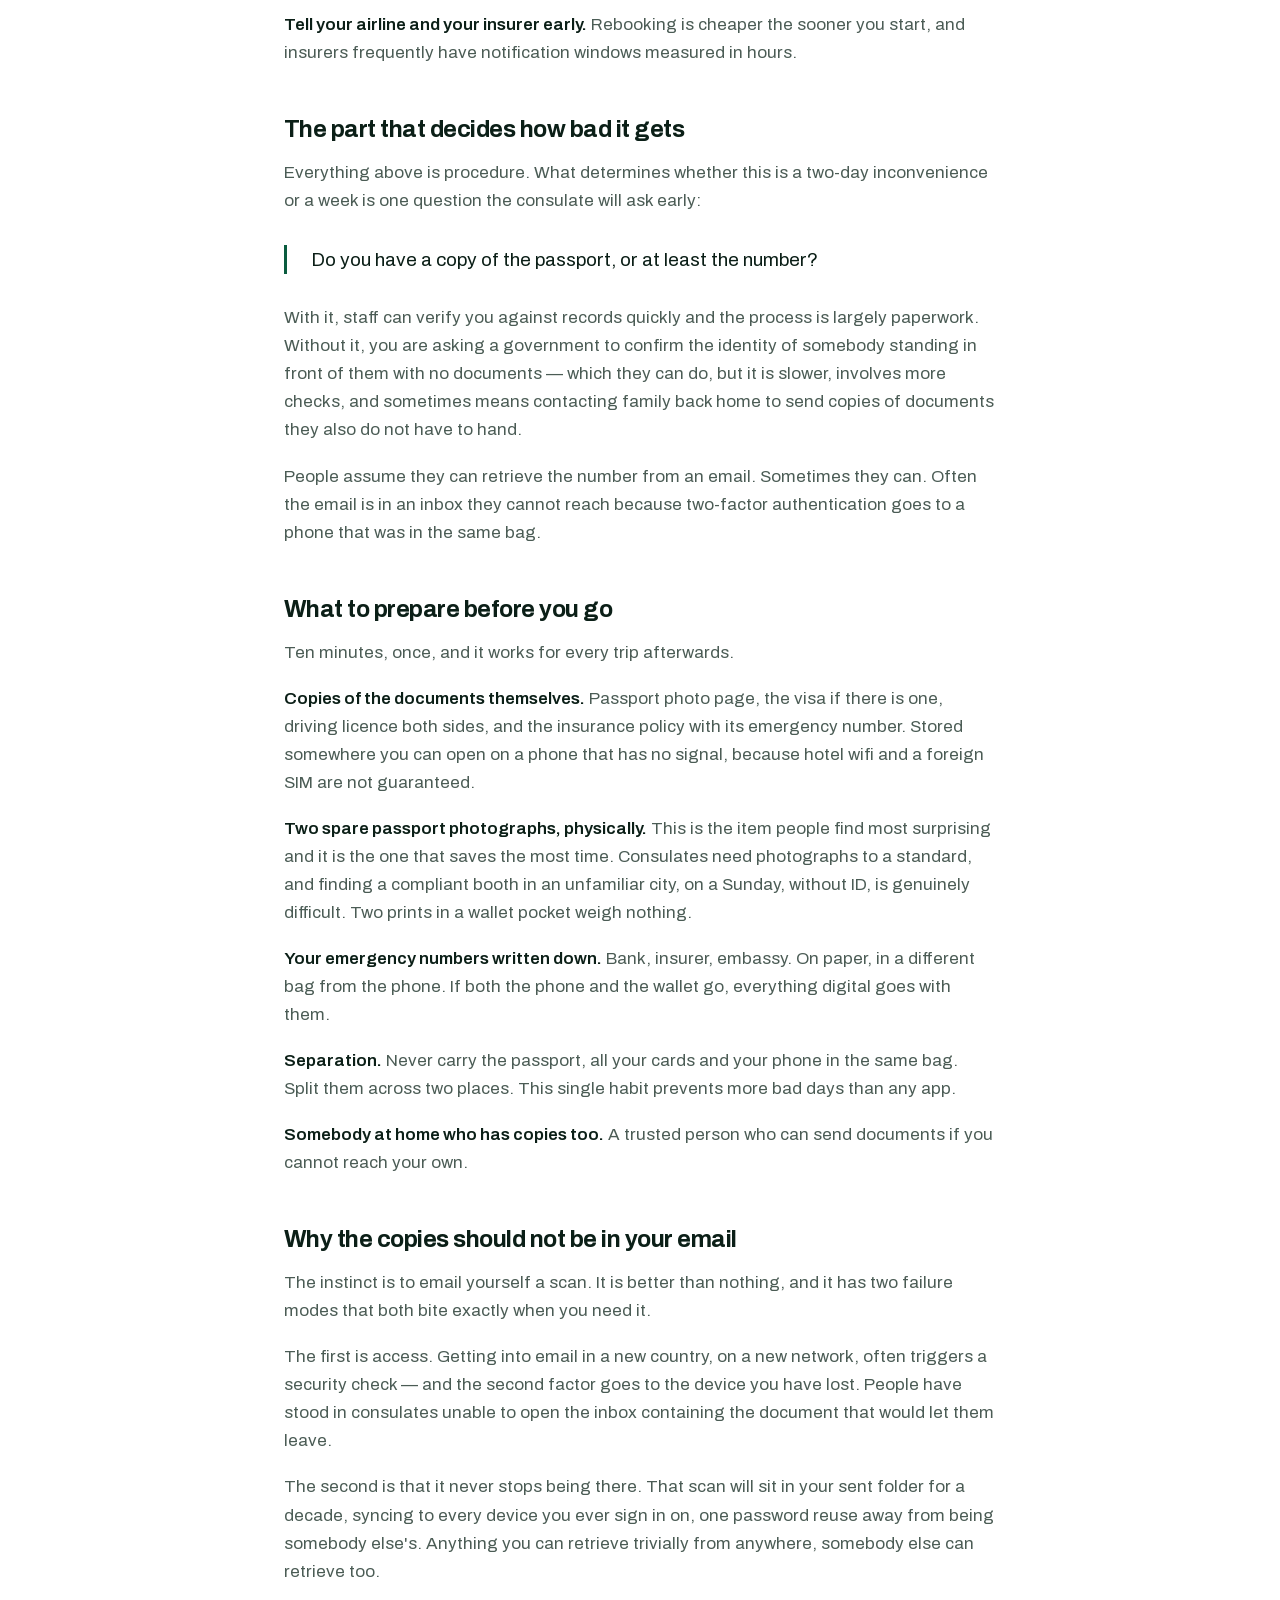
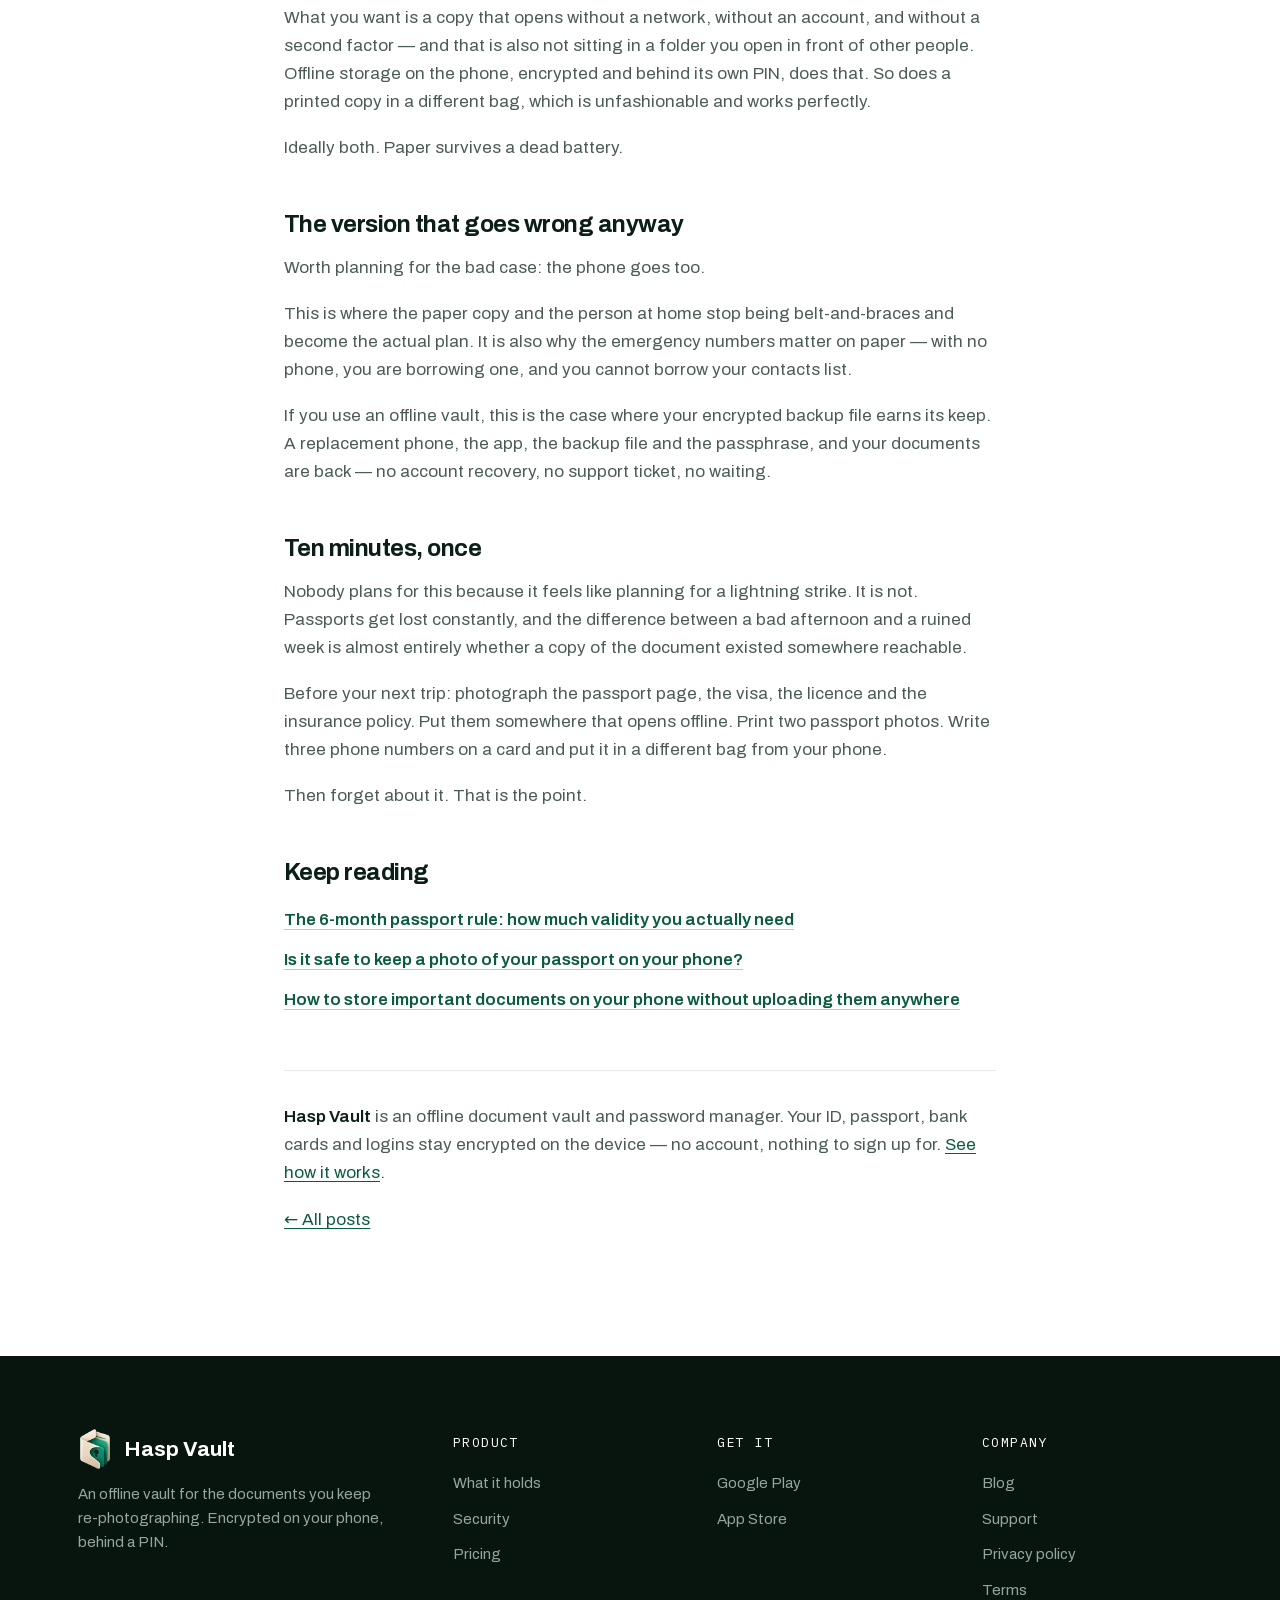
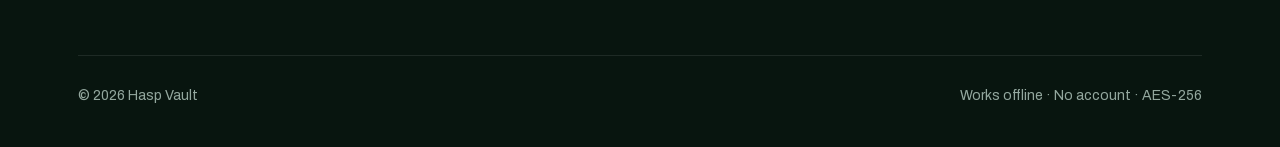
<file: blog/lost-passport-abroad.html>
<!doctype html>
<html lang="en">
<head>
<meta charset="utf-8">
<meta name="viewport" content="width=device-width, initial-scale=1">
<title>Lost your passport abroad? What you needed to do before you left — Hasp Vault</title>
<meta name="description" content="What an embassy actually asks for when you lose a passport overseas, what to do in the first four hours, and the ten minutes of preparation before you travel that decides whether it is a bad afternoon or a ruined week.">
<meta name="theme-color" content="#0A5C3F">
<link rel="stylesheet" href="../style.css?v=1.5">
<link rel="icon" href="../shots/favicon.png?v=1.5">
<link rel="apple-touch-icon" href="../shots/apple-touch-icon.png?v=1.5">
<meta property="og:title" content="Lost your passport abroad? What you needed to do before you left">
<meta property="og:description" content="What an embassy actually asks for when you lose a passport overseas, what to do in the first four hours, and the ten minutes of preparation before you travel that decides whether it is a bad afternoon or a ruined week.">
<meta property="og:type" content="article">
<meta property="og:url" content="https://haspvault.com/blog/lost-passport-abroad.html">
<link rel="canonical" href="https://haspvault.com/blog/lost-passport-abroad.html">
<meta property="og:image" content="https://haspvault.com/shots/og.png?v=1.5">
<meta property="og:site_name" content="Hasp Vault">
<meta property="og:locale" content="en_US">
<meta name="twitter:card" content="summary_large_image">
<meta name="twitter:title" content="Lost your passport abroad? What you needed to do before you left — Hasp Vault">
<meta name="twitter:description" content="What an embassy actually asks for when you lose a passport overseas, what to do in the first four hours, and the ten minutes of preparation before you travel that decides whether it is a bad afternoon or a ruined week.">
<meta name="twitter:image" content="https://haspvault.com/shots/og.png?v=1.5">
<script type="application/ld+json">{"@context": "https://schema.org", "@graph": [{"@type": "BlogPosting", "headline": "Lost your passport abroad? What you needed to do before you left", "description": "What an embassy actually asks for when you lose a passport overseas, what to do in the first four hours, and the ten minutes of preparation before you travel that decides whether it is a bad afternoon or a ruined week.", "image": "https://haspvault.com/shots/og.png?v=1.5", "datePublished": "2026-09-04", "dateModified": "2026-09-04", "mainEntityOfPage": {"@type": "WebPage", "@id": "https://haspvault.com/blog/lost-passport-abroad.html"}, "author": {"@type": "Organization", "name": "Hasp Vault", "url": "https://haspvault.com/"}, "publisher": {"@id": "https://haspvault.com/#org"}}, {"@type": "BreadcrumbList", "itemListElement": [{"@type": "ListItem", "position": 1, "name": "Home", "item": "https://haspvault.com/"}, {"@type": "ListItem", "position": 2, "name": "Blog", "item": "https://haspvault.com/blog/"}, {"@type": "ListItem", "position": 3, "name": "Lost your passport abroad? What you needed to do before you left"}]}]}</script>
</head>
<body>

<header class="masthead">
  <div class="wrap">
    <a class="brand" href="../index.html">
      <img class="mark" src="../shots/mark.png" alt="" width="36" height="42">
      <b>Hasp Vault</b>
    </a>
    <nav class="nav">
      <a href="../index.html#holds">What it holds</a>
      <a href="../index.html#security">Security</a>
      <a href="../index.html#pricing">Pricing</a>
      <a href="index.html" aria-current="page">Blog</a>
      <a href="https://bytedroidstudio.com/apps/hasp-vault/support/">Support</a>
    </nav>
    <a class="btn btn-primary btn-sm" href="https://play.google.com/store/apps/details?id=com.hifazat.vault">Get the app</a>
  </div>
</header>

<main class="wrap doc">
  <p class="meta">Travel · 9 min read</p>
  <h1>Lost your passport abroad? What you needed to do before you left</h1>
  <p class="lead">Every embassy asks for the same handful of things. Almost none of it is available to you at the moment you actually need it — because it was in the bag.</p>

  <p>
    It usually happens on the last day. A bag goes missing between a taxi and a
    hotel lobby, or a jacket gets left on a train, and the passport was in it.
    The panic is immediate and it is the wrong feeling to be having, because the
    next four hours are administrative and the people who get through them
    quickly are the ones who prepared something months earlier.
  </p>

  <p>
    Here is what actually happens, and — more usefully — what you needed to have
    done before you left.
  </p>

  <h2>What an embassy asks for</h2>

  <p>
    Procedures differ by country, but the requests converge. To issue an
    emergency travel document, a consulate will generally want to establish who
    you are, that you are their citizen, and that you have somewhere to be. In
    practice that means some combination of:
  </p>

  <ul>
    <li>Your passport number, date of issue and place of issue</li>
    <li>Evidence of citizenship — a copy of the passport itself is ideal</li>
    <li>A second form of identification</li>
    <li>Passport-standard photographs</li>
    <li>A police report, or at least a reference number</li>
    <li>Your onward travel details</li>
    <li>A means of paying a fee, in a country where your cards may be gone too</li>
  </ul>

  <p>
    Look at that list again and notice something: almost every item was
    available to you at home, for free, in about ten minutes. And almost none of
    it is available at the moment you need it, because it was in the bag.
  </p>

  <h2>The first four hours</h2>

  <p>
    <strong>Report it to the local police.</strong> Even where they can do
    nothing, you generally need the report — or its reference number — for the
    consulate, and often for your insurer. Ask for something in writing before
    you leave the station.
  </p>

  <p>
    <strong>Contact your embassy or consulate, not the internet.</strong>
    Requirements change and the version on a forum is usually out of date. Many
    services have an emergency line outside office hours. Ask directly what they
    need and whether they take walk-ins, because the answer varies enormously.
  </p>

  <p>
    <strong>Cancel what needs cancelling.</strong> If cards went with the bag,
    freeze them. Most banking apps do this in two taps, which is a good argument
    for having the app installed rather than relying on a phone number printed
    on a card you no longer have.
  </p>

  <p>
    <strong>Tell your airline and your insurer early.</strong> Rebooking is
    cheaper the sooner you start, and insurers frequently have notification
    windows measured in hours.
  </p>

  <h2>The part that decides how bad it gets</h2>

  <p>
    Everything above is procedure. What determines whether this is a two-day
    inconvenience or a week is one question the consulate will ask early:
  </p>

  <blockquote>
    Do you have a copy of the passport, or at least the number?
  </blockquote>

  <p>
    With it, staff can verify you against records quickly and the process is
    largely paperwork. Without it, you are asking a government to confirm the
    identity of somebody standing in front of them with no documents — which
    they can do, but it is slower, involves more checks, and sometimes means
    contacting family back home to send copies of documents they also do not
    have to hand.
  </p>

  <p>
    People assume they can retrieve the number from an email. Sometimes they
    can. Often the email is in an inbox they cannot reach because two-factor
    authentication goes to a phone that was in the same bag.
  </p>

  <h2>What to prepare before you go</h2>

  <p>
    Ten minutes, once, and it works for every trip afterwards.
  </p>

  <p>
    <strong>Copies of the documents themselves.</strong> Passport photo page,
    the visa if there is one, driving licence both sides, and the insurance
    policy with its emergency number. Stored somewhere you can open on a phone
    that has no signal, because hotel wifi and a foreign SIM are not guaranteed.
  </p>

  <p>
    <strong>Two spare passport photographs, physically.</strong> This is the item
    people find most surprising and it is the one that saves the most time.
    Consulates need photographs to a standard, and finding a compliant booth in
    an unfamiliar city, on a Sunday, without ID, is genuinely difficult. Two
    prints in a wallet pocket weigh nothing.
  </p>

  <p>
    <strong>Your emergency numbers written down.</strong> Bank, insurer, embassy.
    On paper, in a different bag from the phone. If both the phone and the wallet
    go, everything digital goes with them.
  </p>

  <p>
    <strong>Separation.</strong> Never carry the passport, all your cards and
    your phone in the same bag. Split them across two places. This single habit
    prevents more bad days than any app.
  </p>

  <p>
    <strong>Somebody at home who has copies too.</strong> A trusted person who
    can send documents if you cannot reach your own.
  </p>

  <h2>Why the copies should not be in your email</h2>

  <p>
    The instinct is to email yourself a scan. It is better than nothing, and it
    has two failure modes that both bite exactly when you need it.
  </p>

  <p>
    The first is access. Getting into email in a new country, on a new network,
    often triggers a security check — and the second factor goes to the device
    you have lost. People have stood in consulates unable to open the inbox
    containing the document that would let them leave.
  </p>

  <p>
    The second is that it never stops being there. That scan will sit in your
    sent folder for a decade, syncing to every device you ever sign in on, one
    password reuse away from being somebody else's. Anything you can retrieve
    trivially from anywhere, somebody else can retrieve too.
  </p>

  <p>
    What you want is a copy that opens without a network, without an account,
    and without a second factor — and that is also not sitting in a folder you
    open in front of other people. Offline storage on the phone, encrypted and
    behind its own PIN, does that. So does a printed copy in a different bag,
    which is unfashionable and works perfectly.
  </p>

  <p>
    Ideally both. Paper survives a dead battery.
  </p>

  <h2>The version that goes wrong anyway</h2>

  <p>
    Worth planning for the bad case: the phone goes too.
  </p>

  <p>
    This is where the paper copy and the person at home stop being belt-and-braces
    and become the actual plan. It is also why the emergency numbers matter on
    paper — with no phone, you are borrowing one, and you cannot borrow your
    contacts list.
  </p>

  <p>
    If you use an offline vault, this is the case where your encrypted backup
    file earns its keep. A replacement phone, the app, the backup file and the
    passphrase, and your documents are back — no account recovery, no support
    ticket, no waiting.
  </p>

  <h2>Ten minutes, once</h2>

  <p>
    Nobody plans for this because it feels like planning for a lightning strike.
    It is not. Passports get lost constantly, and the difference between a bad
    afternoon and a ruined week is almost entirely whether a copy of the
    document existed somewhere reachable.
  </p>

  <p>
    Before your next trip: photograph the passport page, the visa, the licence
    and the insurance policy. Put them somewhere that opens offline. Print two
    passport photos. Write three phone numbers on a card and put it in a
    different bag from your phone.
  </p>

  <p>
    Then forget about it. That is the point.
  </p>


  <h2 class="rel-h">Keep reading</h2>
  <ul class="rel">
    <li><a href="passport-validity-six-month-rule.html">The 6-month passport rule: how much validity you actually need</a></li>
    <li><a href="passport-photo-on-phone.html">Is it safe to keep a photo of your passport on your phone?</a></li>
    <li><a href="store-documents-offline.html">How to store important documents on your phone without uploading them anywhere</a></li>
  </ul>

  <div class="post-foot">
    <p>
      <strong>Hasp Vault</strong> is an offline document vault and password
      manager. Your ID, passport, bank cards and logins stay encrypted on the
      device — no account, nothing to sign up for.
      <a href="../index.html">See how it works</a>.
    </p>
    <p><a href="index.html">← All posts</a></p>
  </div>
</main>

<footer class="foot">
  <div class="shell">
    <div class="foot-top">
      <div>
        <div class="foot-brand">
          <img class="mark" src="../shots/mark.png" alt="" width="36" height="42">
          Hasp Vault
        </div>
        <p>An offline vault for the documents you keep re-photographing. Encrypted on your phone, behind a PIN.</p>
      </div>
      <div>
        <h4>Product</h4>
        <ul>
          <li><a href="../index.html#holds">What it holds</a></li>
          <li><a href="../index.html#security">Security</a></li>
          <li><a href="../index.html#pricing">Pricing</a></li>
        </ul>
      </div>
      <div>
        <h4>Get it</h4>
        <ul>
          <li><a href="https://play.google.com/store/apps/details?id=com.hifazat.vault">Google Play</a></li>
          <li><a href="https://apps.apple.com/app/id6804965635">App Store</a></li>
        </ul>
      </div>
      <div>
        <h4>Company</h4>
        <ul>
          <li><a href="index.html">Blog</a></li>
          <li><a href="https://bytedroidstudio.com/apps/hasp-vault/support/">Support</a></li>
          <li><a href="https://bytedroidstudio.com/apps/hasp-vault/privacy/">Privacy policy</a></li>
          <li><a href="https://bytedroidstudio.com/apps/hasp-vault/terms/">Terms</a></li>
        </ul>
      </div>
    </div>
    <div class="foot-base">
      <span>© 2026 Hasp Vault</span>
      <span>Works offline · No account · AES-256</span>
    </div>
  </div>
</footer>

</body>
</html>
</file>
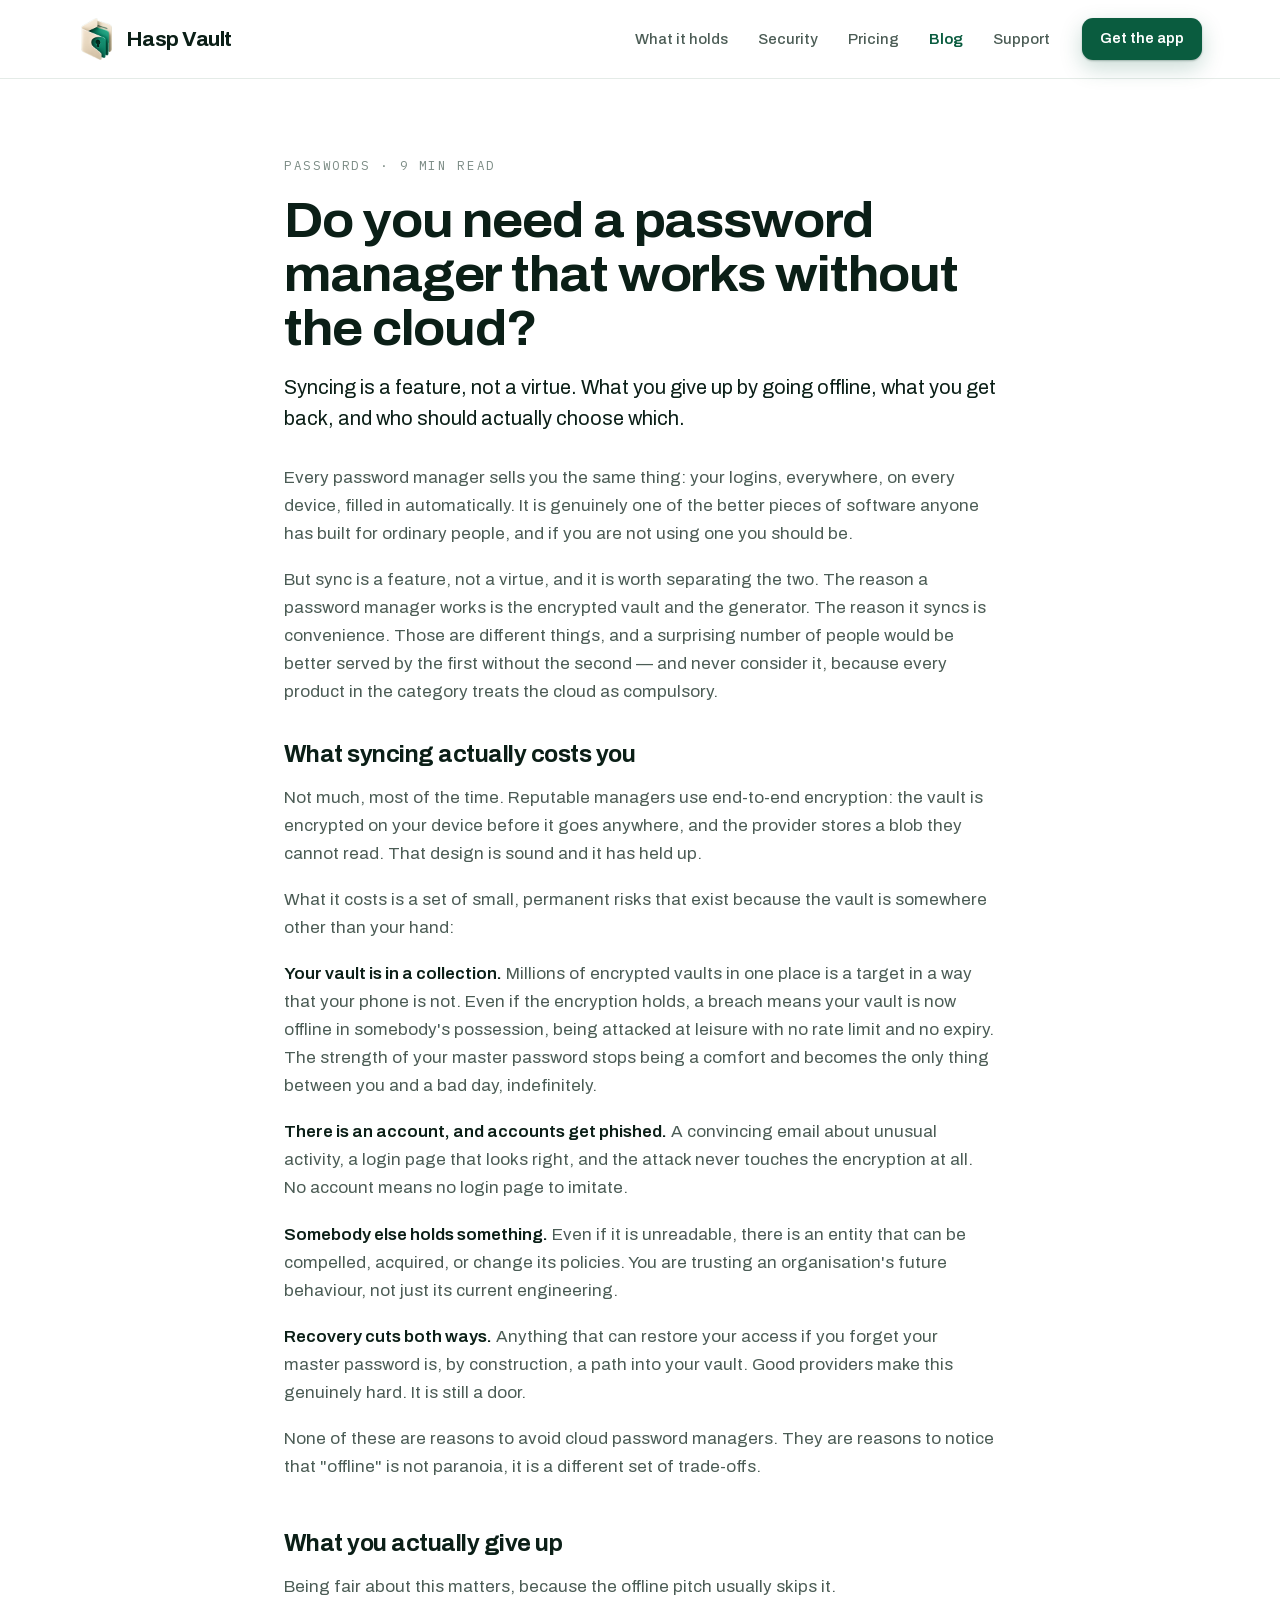
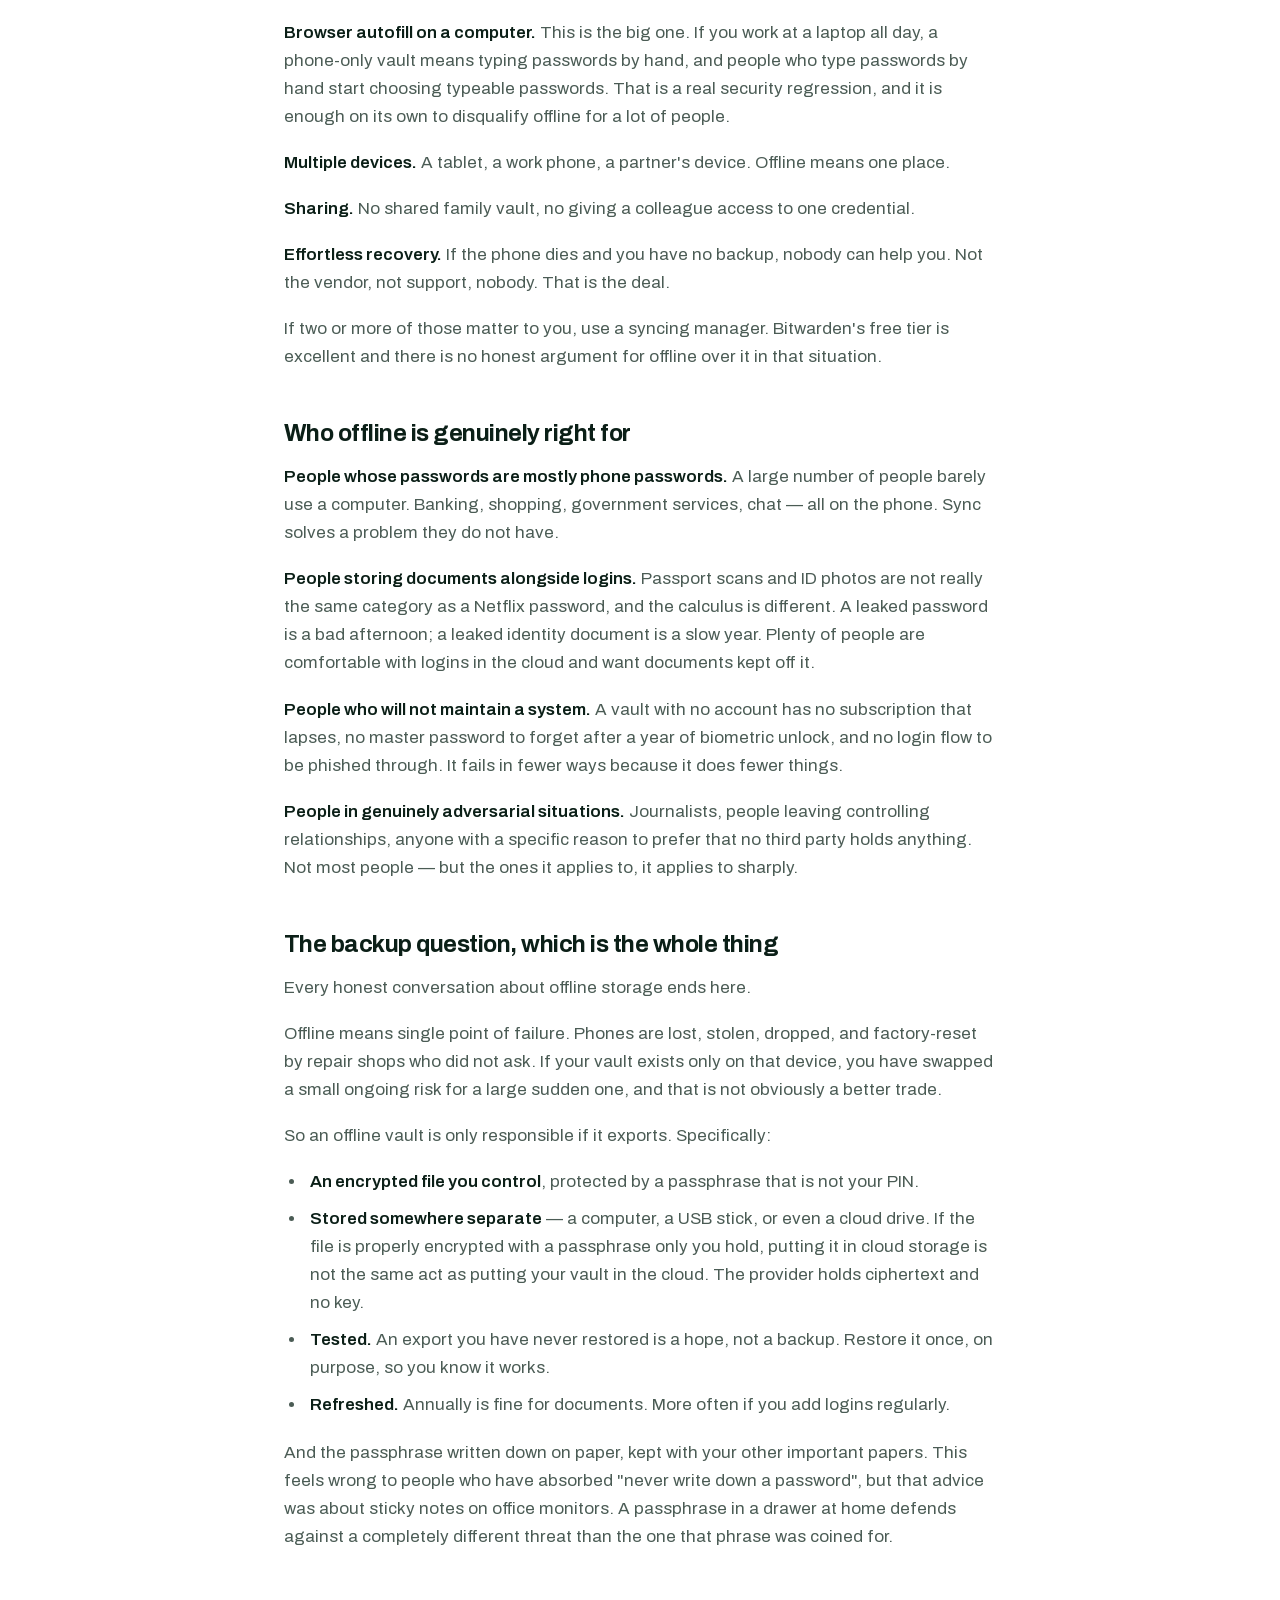
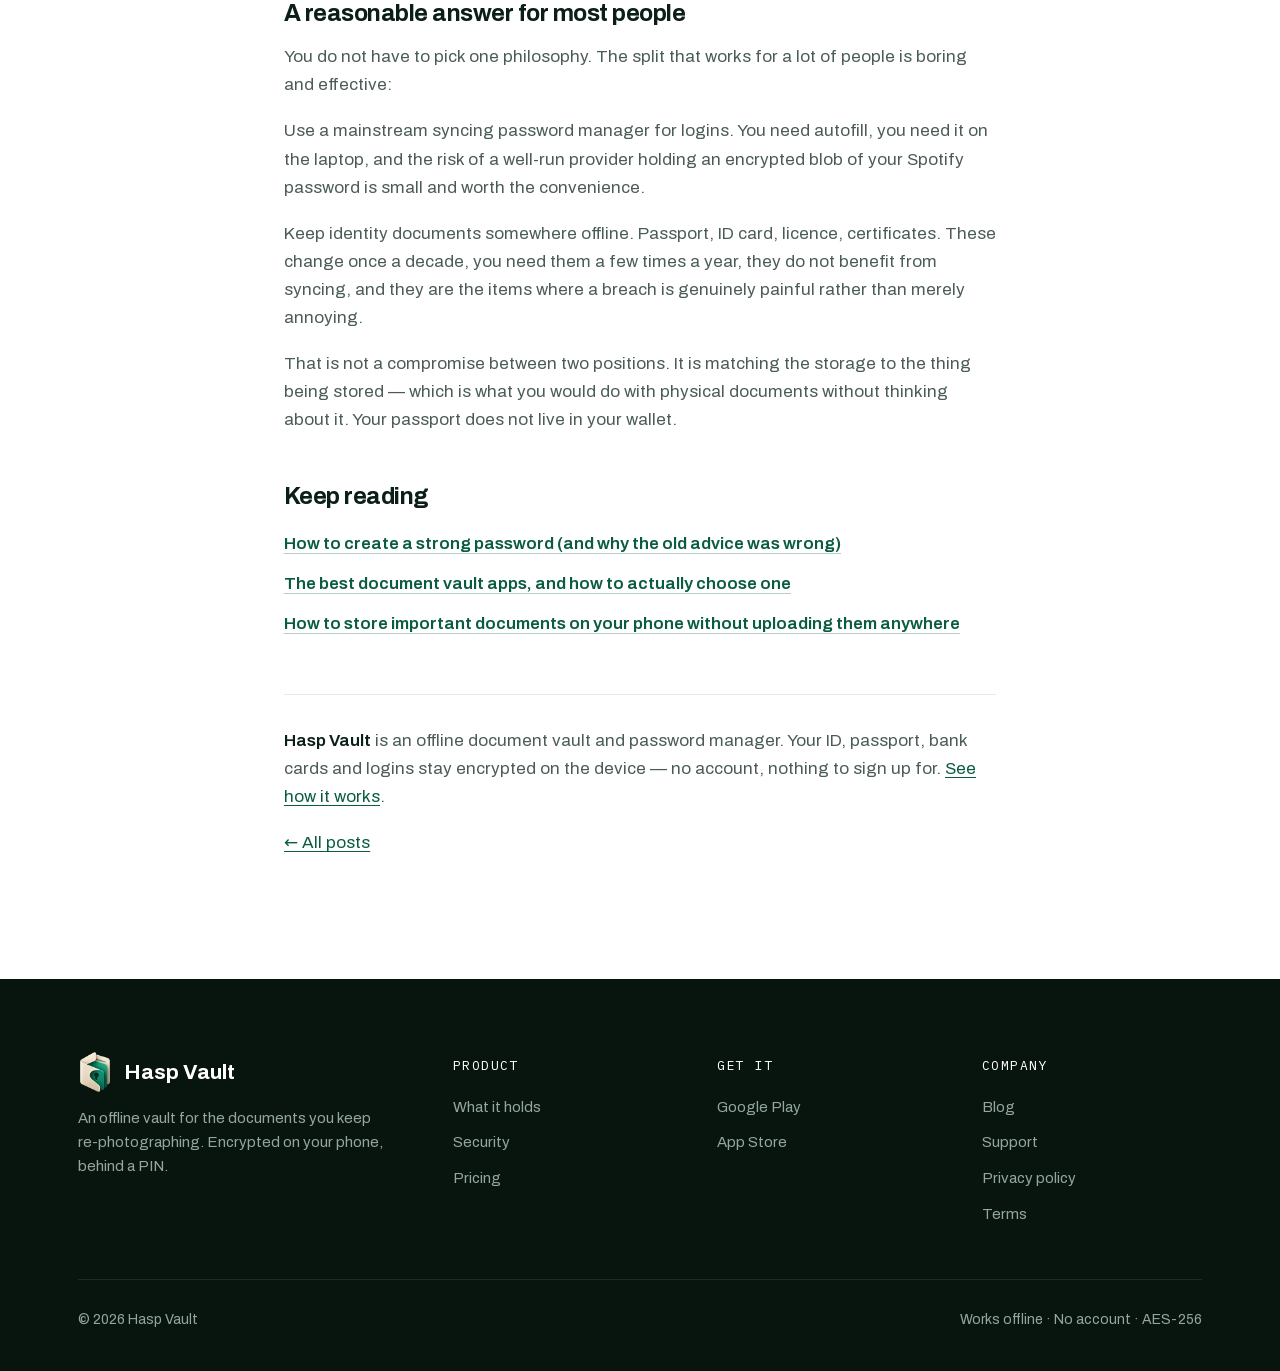
<file: blog/offline-password-manager.html>
<!doctype html>
<html lang="en">
<head>
<meta charset="utf-8">
<meta name="viewport" content="width=device-width, initial-scale=1">
<title>Do you need a password manager that works without the cloud? — Hasp Vault</title>
<meta name="description" content="Syncing is a feature, not a virtue. What an offline password manager actually costs you, what it buys, who should genuinely choose one — and the backup problem that decides whether it is responsible at all.">
<meta name="theme-color" content="#0A5C3F">
<link rel="stylesheet" href="../style.css?v=1.5">
<link rel="icon" href="../shots/favicon.png?v=1.5">
<link rel="apple-touch-icon" href="../shots/apple-touch-icon.png?v=1.5">
<meta property="og:title" content="Do you need a password manager that works without the cloud?">
<meta property="og:description" content="Syncing is a feature, not a virtue. What an offline password manager actually costs you, what it buys, who should genuinely choose one — and the backup problem that decides whether it is responsible at all.">
<meta property="og:type" content="article">
<meta property="og:url" content="https://haspvault.com/blog/offline-password-manager.html">
<link rel="canonical" href="https://haspvault.com/blog/offline-password-manager.html">
<meta property="og:image" content="https://haspvault.com/shots/og.png?v=1.5">
<meta property="og:site_name" content="Hasp Vault">
<meta property="og:locale" content="en_US">
<meta name="twitter:card" content="summary_large_image">
<meta name="twitter:title" content="Do you need a password manager that works without the cloud? — Hasp Vault">
<meta name="twitter:description" content="Syncing is a feature, not a virtue. What an offline password manager actually costs you, what it buys, who should genuinely choose one — and the backup problem that decides whether it is responsible at all.">
<meta name="twitter:image" content="https://haspvault.com/shots/og.png?v=1.5">
<script type="application/ld+json">{"@context": "https://schema.org", "@graph": [{"@type": "BlogPosting", "headline": "Do you need a password manager that works without the cloud?", "description": "Syncing is a feature, not a virtue. What an offline password manager actually costs you, what it buys, who should genuinely choose one — and the backup problem that decides whether it is responsible at all.", "image": "https://haspvault.com/shots/og.png?v=1.5", "datePublished": "2026-09-04", "dateModified": "2026-09-04", "mainEntityOfPage": {"@type": "WebPage", "@id": "https://haspvault.com/blog/offline-password-manager.html"}, "author": {"@type": "Organization", "name": "Hasp Vault", "url": "https://haspvault.com/"}, "publisher": {"@id": "https://haspvault.com/#org"}}, {"@type": "BreadcrumbList", "itemListElement": [{"@type": "ListItem", "position": 1, "name": "Home", "item": "https://haspvault.com/"}, {"@type": "ListItem", "position": 2, "name": "Blog", "item": "https://haspvault.com/blog/"}, {"@type": "ListItem", "position": 3, "name": "Do you need a password manager that works without the cloud?"}]}]}</script>
</head>
<body>

<header class="masthead">
  <div class="wrap">
    <a class="brand" href="../index.html">
      <img class="mark" src="../shots/mark.png" alt="" width="36" height="42">
      <b>Hasp Vault</b>
    </a>
    <nav class="nav">
      <a href="../index.html#holds">What it holds</a>
      <a href="../index.html#security">Security</a>
      <a href="../index.html#pricing">Pricing</a>
      <a href="index.html" aria-current="page">Blog</a>
      <a href="https://bytedroidstudio.com/apps/hasp-vault/support/">Support</a>
    </nav>
    <a class="btn btn-primary btn-sm" href="https://play.google.com/store/apps/details?id=com.hifazat.vault">Get the app</a>
  </div>
</header>

<main class="wrap doc">
  <p class="meta">Passwords · 9 min read</p>
  <h1>Do you need a password manager that works without the cloud?</h1>
  <p class="lead">Syncing is a feature, not a virtue. What you give up by going offline, what you get back, and who should actually choose which.</p>

  <p>
    Every password manager sells you the same thing: your logins, everywhere, on
    every device, filled in automatically. It is genuinely one of the better
    pieces of software anyone has built for ordinary people, and if you are not
    using one you should be.
  </p>

  <p>
    But sync is a feature, not a virtue, and it is worth separating the two. The
    reason a password manager works is the encrypted vault and the generator.
    The reason it syncs is convenience. Those are different things, and a
    surprising number of people would be better served by the first without the
    second — and never consider it, because every product in the category treats
    the cloud as compulsory.
  </p>

  <h2>What syncing actually costs you</h2>

  <p>
    Not much, most of the time. Reputable managers use end-to-end encryption: the
    vault is encrypted on your device before it goes anywhere, and the provider
    stores a blob they cannot read. That design is sound and it has held up.
  </p>

  <p>
    What it costs is a set of small, permanent risks that exist because the
    vault is somewhere other than your hand:
  </p>

  <p>
    <strong>Your vault is in a collection.</strong> Millions of encrypted vaults
    in one place is a target in a way that your phone is not. Even if the
    encryption holds, a breach means your vault is now offline in somebody's
    possession, being attacked at leisure with no rate limit and no expiry. The
    strength of your master password stops being a comfort and becomes the only
    thing between you and a bad day, indefinitely.
  </p>

  <p>
    <strong>There is an account, and accounts get phished.</strong> A convincing
    email about unusual activity, a login page that looks right, and the attack
    never touches the encryption at all. No account means no login page to
    imitate.
  </p>

  <p>
    <strong>Somebody else holds something.</strong> Even if it is unreadable,
    there is an entity that can be compelled, acquired, or change its policies.
    You are trusting an organisation's future behaviour, not just its current
    engineering.
  </p>

  <p>
    <strong>Recovery cuts both ways.</strong> Anything that can restore your
    access if you forget your master password is, by construction, a path into
    your vault. Good providers make this genuinely hard. It is still a door.
  </p>

  <p>
    None of these are reasons to avoid cloud password managers. They are reasons
    to notice that "offline" is not paranoia, it is a different set of trade-offs.
  </p>

  <h2>What you actually give up</h2>

  <p>
    Being fair about this matters, because the offline pitch usually skips it.
  </p>

  <p>
    <strong>Browser autofill on a computer.</strong> This is the big one. If you
    work at a laptop all day, a phone-only vault means typing passwords by hand,
    and people who type passwords by hand start choosing typeable passwords. That
    is a real security regression, and it is enough on its own to disqualify
    offline for a lot of people.
  </p>

  <p>
    <strong>Multiple devices.</strong> A tablet, a work phone, a partner's
    device. Offline means one place.
  </p>

  <p>
    <strong>Sharing.</strong> No shared family vault, no giving a colleague
    access to one credential.
  </p>

  <p>
    <strong>Effortless recovery.</strong> If the phone dies and you have no
    backup, nobody can help you. Not the vendor, not support, nobody. That is
    the deal.
  </p>

  <p>
    If two or more of those matter to you, use a syncing manager. Bitwarden's
    free tier is excellent and there is no honest argument for offline over it in
    that situation.
  </p>

  <h2>Who offline is genuinely right for</h2>

  <p>
    <strong>People whose passwords are mostly phone passwords.</strong> A large
    number of people barely use a computer. Banking, shopping, government
    services, chat — all on the phone. Sync solves a problem they do not have.
  </p>

  <p>
    <strong>People storing documents alongside logins.</strong> Passport scans
    and ID photos are not really the same category as a Netflix password, and the
    calculus is different. A leaked password is a bad afternoon; a leaked
    identity document is a slow year. Plenty of people are comfortable with
    logins in the cloud and want documents kept off it.
  </p>

  <p>
    <strong>People who will not maintain a system.</strong> A vault with no
    account has no subscription that lapses, no master password to forget after
    a year of biometric unlock, and no login flow to be phished through. It fails
    in fewer ways because it does fewer things.
  </p>

  <p>
    <strong>People in genuinely adversarial situations.</strong> Journalists,
    people leaving controlling relationships, anyone with a specific reason to
    prefer that no third party holds anything. Not most people — but the ones it
    applies to, it applies to sharply.
  </p>

  <h2>The backup question, which is the whole thing</h2>

  <p>
    Every honest conversation about offline storage ends here.
  </p>

  <p>
    Offline means single point of failure. Phones are lost, stolen, dropped, and
    factory-reset by repair shops who did not ask. If your vault exists only on
    that device, you have swapped a small ongoing risk for a large sudden one,
    and that is not obviously a better trade.
  </p>

  <p>
    So an offline vault is only responsible if it exports. Specifically:
  </p>

  <ul>
    <li>
      <strong>An encrypted file you control</strong>, protected by a passphrase
      that is not your PIN.
    </li>
    <li>
      <strong>Stored somewhere separate</strong> — a computer, a USB stick, or
      even a cloud drive. If the file is properly encrypted with a passphrase
      only you hold, putting it in cloud storage is not the same act as putting
      your vault in the cloud. The provider holds ciphertext and no key.
    </li>
    <li>
      <strong>Tested.</strong> An export you have never restored is a hope, not a
      backup. Restore it once, on purpose, so you know it works.
    </li>
    <li>
      <strong>Refreshed.</strong> Annually is fine for documents. More often if
      you add logins regularly.
    </li>
  </ul>

  <p>
    And the passphrase written down on paper, kept with your other important
    papers. This feels wrong to people who have absorbed "never write down a
    password", but that advice was about sticky notes on office monitors. A
    passphrase in a drawer at home defends against a completely different threat
    than the one that phrase was coined for.
  </p>

  <h2>A reasonable answer for most people</h2>

  <p>
    You do not have to pick one philosophy. The split that works for a lot of
    people is boring and effective:
  </p>

  <p>
    Use a mainstream syncing password manager for logins. You need autofill,
    you need it on the laptop, and the risk of a well-run provider holding an
    encrypted blob of your Spotify password is small and worth the convenience.
  </p>

  <p>
    Keep identity documents somewhere offline. Passport, ID card, licence,
    certificates. These change once a decade, you need them a few times a year,
    they do not benefit from syncing, and they are the items where a breach is
    genuinely painful rather than merely annoying.
  </p>

  <p>
    That is not a compromise between two positions. It is matching the storage to
    the thing being stored — which is what you would do with physical documents
    without thinking about it. Your passport does not live in your wallet.
  </p>


  <h2 class="rel-h">Keep reading</h2>
  <ul class="rel">
    <li><a href="how-to-create-a-strong-password.html">How to create a strong password (and why the old advice was wrong)</a></li>
    <li><a href="best-document-vault-apps.html">The best document vault apps, and how to actually choose one</a></li>
    <li><a href="store-documents-offline.html">How to store important documents on your phone without uploading them anywhere</a></li>
  </ul>

  <div class="post-foot">
    <p>
      <strong>Hasp Vault</strong> is an offline document vault and password
      manager. Your ID, passport, bank cards and logins stay encrypted on the
      device — no account, nothing to sign up for.
      <a href="../index.html">See how it works</a>.
    </p>
    <p><a href="index.html">← All posts</a></p>
  </div>
</main>

<footer class="foot">
  <div class="shell">
    <div class="foot-top">
      <div>
        <div class="foot-brand">
          <img class="mark" src="../shots/mark.png" alt="" width="36" height="42">
          Hasp Vault
        </div>
        <p>An offline vault for the documents you keep re-photographing. Encrypted on your phone, behind a PIN.</p>
      </div>
      <div>
        <h4>Product</h4>
        <ul>
          <li><a href="../index.html#holds">What it holds</a></li>
          <li><a href="../index.html#security">Security</a></li>
          <li><a href="../index.html#pricing">Pricing</a></li>
        </ul>
      </div>
      <div>
        <h4>Get it</h4>
        <ul>
          <li><a href="https://play.google.com/store/apps/details?id=com.hifazat.vault">Google Play</a></li>
          <li><a href="https://apps.apple.com/app/id6804965635">App Store</a></li>
        </ul>
      </div>
      <div>
        <h4>Company</h4>
        <ul>
          <li><a href="index.html">Blog</a></li>
          <li><a href="https://bytedroidstudio.com/apps/hasp-vault/support/">Support</a></li>
          <li><a href="https://bytedroidstudio.com/apps/hasp-vault/privacy/">Privacy policy</a></li>
          <li><a href="https://bytedroidstudio.com/apps/hasp-vault/terms/">Terms</a></li>
        </ul>
      </div>
    </div>
    <div class="foot-base">
      <span>© 2026 Hasp Vault</span>
      <span>Works offline · No account · AES-256</span>
    </div>
  </div>
</footer>

</body>
</html>
</file>
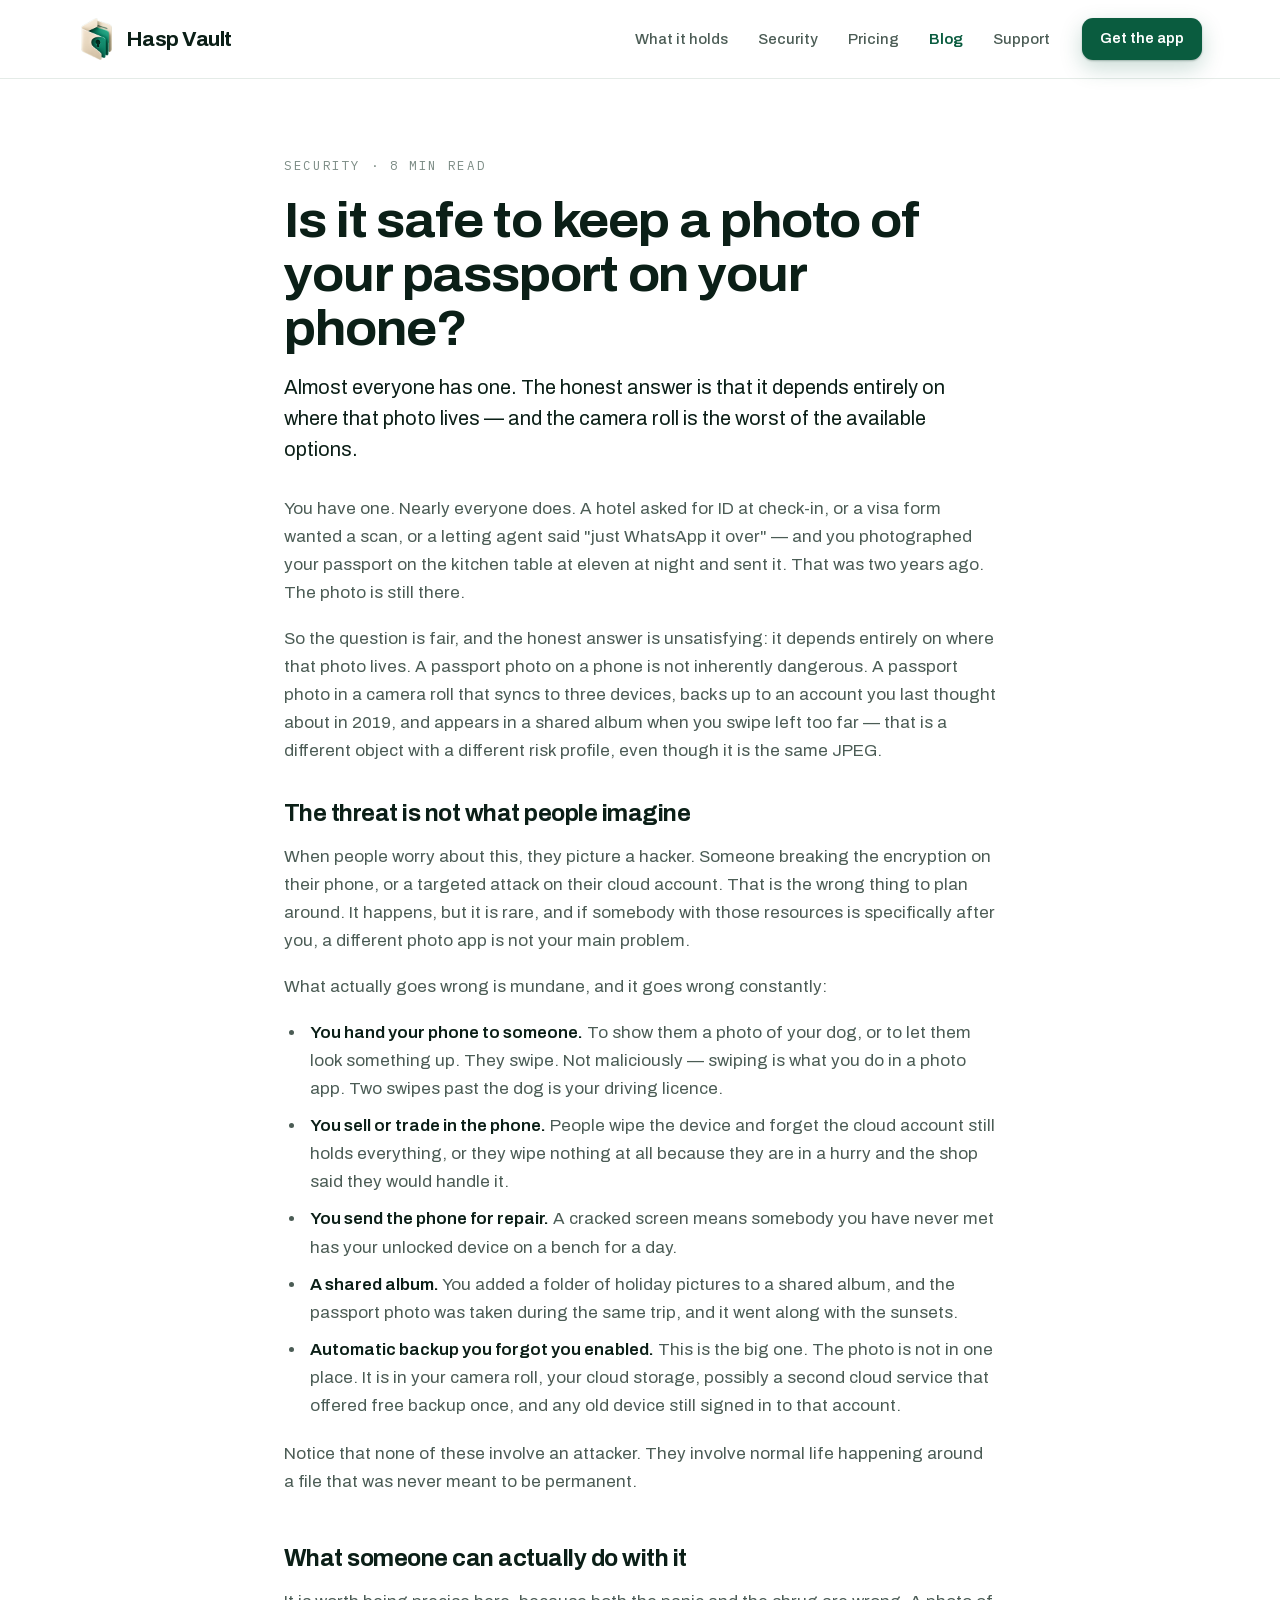
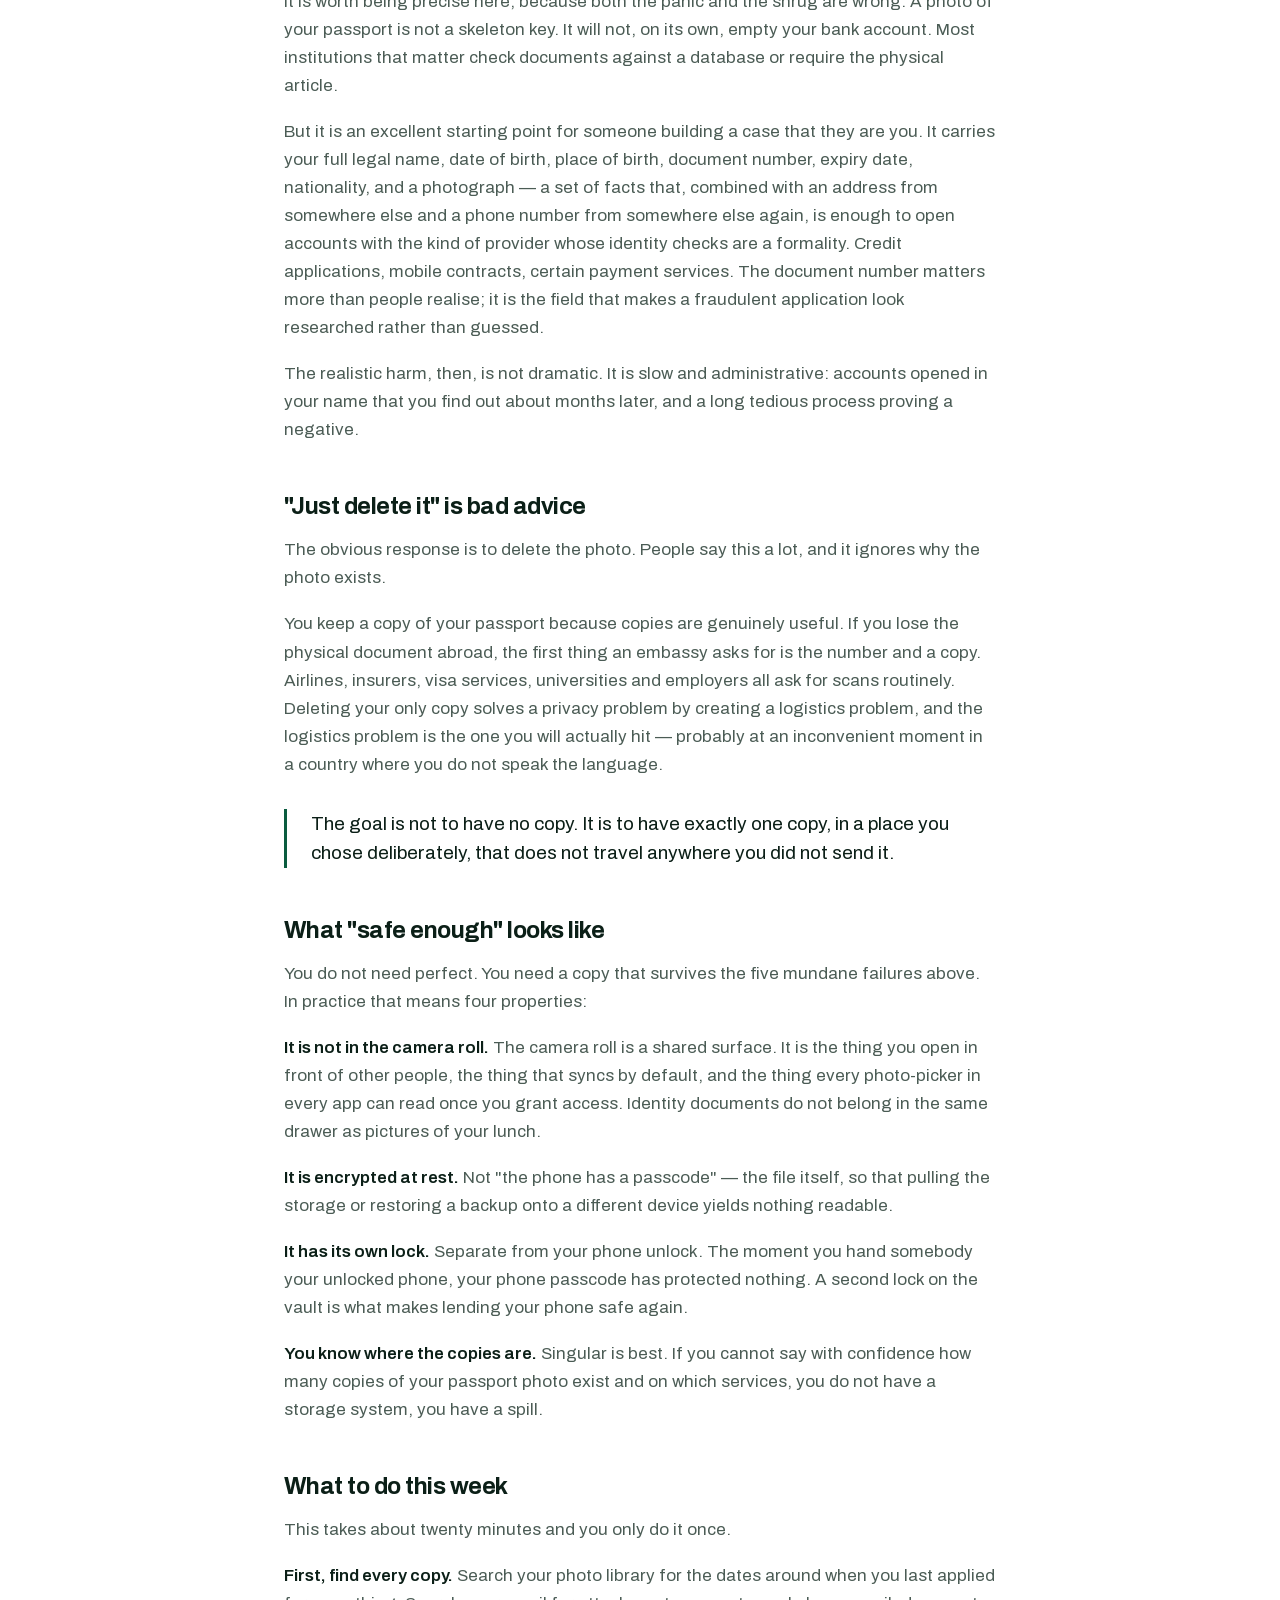
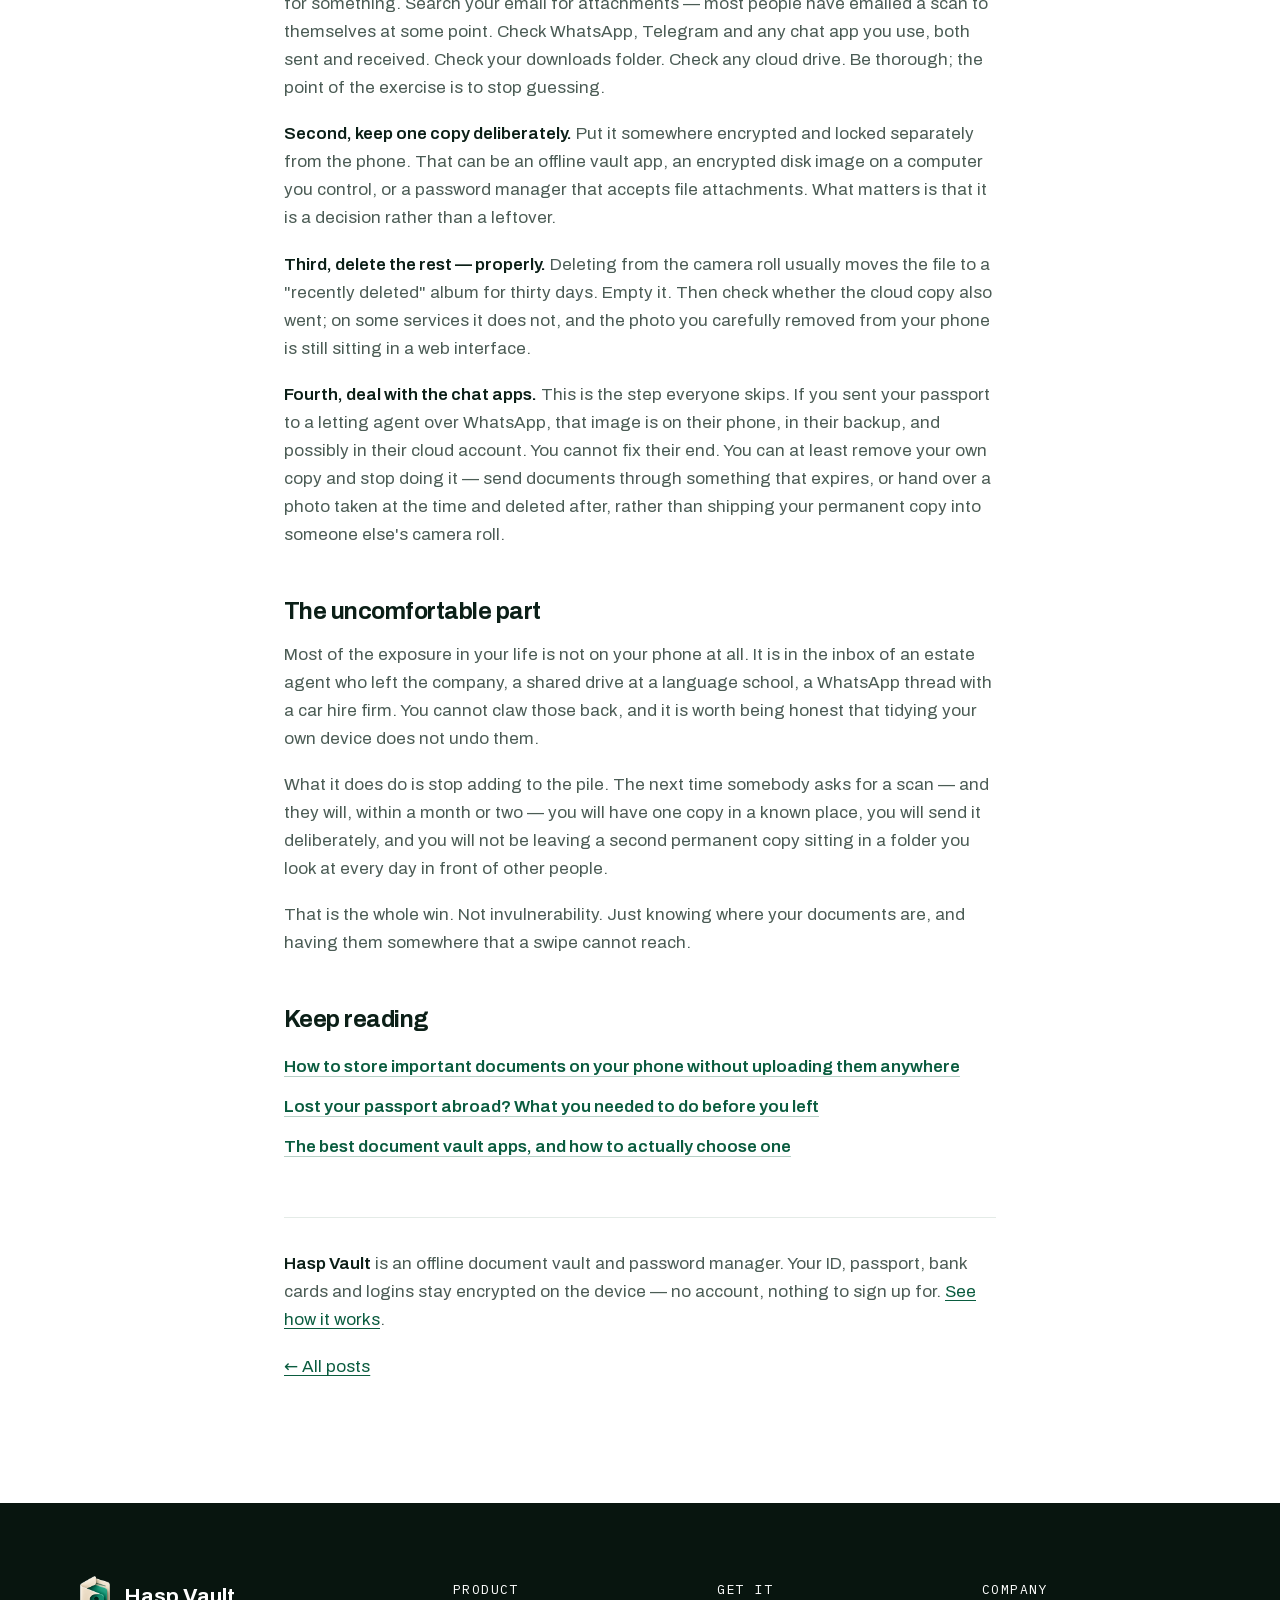
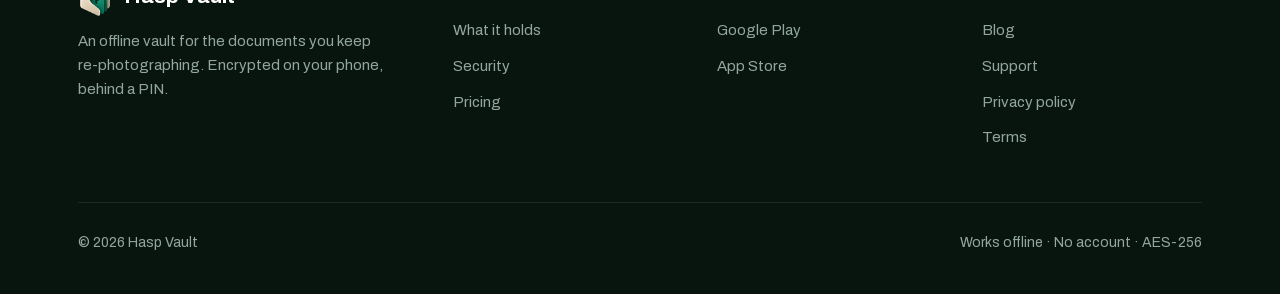
<file: blog/passport-photo-on-phone.html>
<!doctype html>
<html lang="en">
<head>
<meta charset="utf-8">
<meta name="viewport" content="width=device-width, initial-scale=1">
<title>Is it safe to keep a photo of your passport on your phone? — Hasp Vault</title>
<meta name="description" content="Almost everyone keeps a photo of their passport or ID on their phone. Whether that is safe depends entirely on where it lives — and the camera roll is the worst available option. What actually goes wrong, and what to do instead.">
<meta name="theme-color" content="#0A5C3F">
<link rel="stylesheet" href="../style.css?v=1.5">
<link rel="icon" href="../shots/favicon.png?v=1.5">
<link rel="apple-touch-icon" href="../shots/apple-touch-icon.png?v=1.5">
<meta property="og:title" content="Is it safe to keep a photo of your passport on your phone?">
<meta property="og:description" content="Almost everyone keeps a photo of their passport or ID on their phone. Whether that is safe depends entirely on where it lives — and the camera roll is the worst available option. What actually goes wrong, and what to do instead.">
<meta property="og:type" content="article">
<meta property="og:url" content="https://haspvault.com/blog/passport-photo-on-phone.html">
<link rel="canonical" href="https://haspvault.com/blog/passport-photo-on-phone.html">
<meta property="og:image" content="https://haspvault.com/shots/og.png?v=1.5">
<meta property="og:site_name" content="Hasp Vault">
<meta property="og:locale" content="en_US">
<meta name="twitter:card" content="summary_large_image">
<meta name="twitter:title" content="Is it safe to keep a photo of your passport on your phone? — Hasp Vault">
<meta name="twitter:description" content="Almost everyone keeps a photo of their passport or ID on their phone. Whether that is safe depends entirely on where it lives — and the camera roll is the worst available option. What actually goes wrong, and what to do instead.">
<meta name="twitter:image" content="https://haspvault.com/shots/og.png?v=1.5">
<script type="application/ld+json">{"@context": "https://schema.org", "@graph": [{"@type": "BlogPosting", "headline": "Is it safe to keep a photo of your passport on your phone?", "description": "Almost everyone keeps a photo of their passport or ID on their phone. Whether that is safe depends entirely on where it lives — and the camera roll is the worst available option. What actually goes wrong, and what to do instead.", "image": "https://haspvault.com/shots/og.png?v=1.5", "datePublished": "2026-09-04", "dateModified": "2026-09-04", "mainEntityOfPage": {"@type": "WebPage", "@id": "https://haspvault.com/blog/passport-photo-on-phone.html"}, "author": {"@type": "Organization", "name": "Hasp Vault", "url": "https://haspvault.com/"}, "publisher": {"@id": "https://haspvault.com/#org"}}, {"@type": "BreadcrumbList", "itemListElement": [{"@type": "ListItem", "position": 1, "name": "Home", "item": "https://haspvault.com/"}, {"@type": "ListItem", "position": 2, "name": "Blog", "item": "https://haspvault.com/blog/"}, {"@type": "ListItem", "position": 3, "name": "Is it safe to keep a photo of your passport on your phone?"}]}]}</script>
</head>
<body>

<header class="masthead">
  <div class="wrap">
    <a class="brand" href="../index.html">
      <img class="mark" src="../shots/mark.png" alt="" width="36" height="42">
      <b>Hasp Vault</b>
    </a>
    <nav class="nav">
      <a href="../index.html#holds">What it holds</a>
      <a href="../index.html#security">Security</a>
      <a href="../index.html#pricing">Pricing</a>
      <a href="index.html" aria-current="page">Blog</a>
      <a href="https://bytedroidstudio.com/apps/hasp-vault/support/">Support</a>
    </nav>
    <a class="btn btn-primary btn-sm" href="https://play.google.com/store/apps/details?id=com.hifazat.vault">Get the app</a>
  </div>
</header>

<main class="wrap doc">
  <p class="meta">Security · 8 min read</p>
  <h1>Is it safe to keep a photo of your passport on your phone?</h1>
  <p class="lead">Almost everyone has one. The honest answer is that it depends entirely on where that photo lives — and the camera roll is the worst of the available options.</p>

  <p>
    You have one. Nearly everyone does. A hotel asked for ID at check-in, or a
    visa form wanted a scan, or a letting agent said "just WhatsApp it over" —
    and you photographed your passport on the kitchen table at eleven at night
    and sent it. That was two years ago. The photo is still there.
  </p>

  <p>
    So the question is fair, and the honest answer is unsatisfying: it depends
    entirely on where that photo lives. A passport photo on a phone is not
    inherently dangerous. A passport photo in a camera roll that syncs to three
    devices, backs up to an account you last thought about in 2019, and appears
    in a shared album when you swipe left too far — that is a different object
    with a different risk profile, even though it is the same JPEG.
  </p>

  <h2>The threat is not what people imagine</h2>

  <p>
    When people worry about this, they picture a hacker. Someone breaking the
    encryption on their phone, or a targeted attack on their cloud account. That
    is the wrong thing to plan around. It happens, but it is rare, and if
    somebody with those resources is specifically after you, a different photo
    app is not your main problem.
  </p>

  <p>
    What actually goes wrong is mundane, and it goes wrong constantly:
  </p>

  <ul>
    <li>
      <strong>You hand your phone to someone.</strong> To show them a photo of
      your dog, or to let them look something up. They swipe. Not maliciously —
      swiping is what you do in a photo app. Two swipes past the dog is your
      driving licence.
    </li>
    <li>
      <strong>You sell or trade in the phone.</strong> People wipe the device
      and forget the cloud account still holds everything, or they wipe nothing
      at all because they are in a hurry and the shop said they would handle it.
    </li>
    <li>
      <strong>You send the phone for repair.</strong> A cracked screen means
      somebody you have never met has your unlocked device on a bench for a day.
    </li>
    <li>
      <strong>A shared album.</strong> You added a folder of holiday pictures to
      a shared album, and the passport photo was taken during the same trip, and
      it went along with the sunsets.
    </li>
    <li>
      <strong>Automatic backup you forgot you enabled.</strong> This is the big
      one. The photo is not in one place. It is in your camera roll, your cloud
      storage, possibly a second cloud service that offered free backup once,
      and any old device still signed in to that account.
    </li>
  </ul>

  <p>
    Notice that none of these involve an attacker. They involve normal life
    happening around a file that was never meant to be permanent.
  </p>

  <h2>What someone can actually do with it</h2>

  <p>
    It is worth being precise here, because both the panic and the shrug are
    wrong. A photo of your passport is not a skeleton key. It will not, on its
    own, empty your bank account. Most institutions that matter check documents
    against a database or require the physical article.
  </p>

  <p>
    But it is an excellent starting point for someone building a case that they
    are you. It carries your full legal name, date of birth, place of birth,
    document number, expiry date, nationality, and a photograph — a set of
    facts that, combined with an address from somewhere else and a phone number
    from somewhere else again, is enough to open accounts with the kind of
    provider whose identity checks are a formality. Credit applications, mobile
    contracts, certain payment services. The document number matters more than
    people realise; it is the field that makes a fraudulent application look
    researched rather than guessed.
  </p>

  <p>
    The realistic harm, then, is not dramatic. It is slow and administrative:
    accounts opened in your name that you find out about months later, and a
    long tedious process proving a negative.
  </p>

  <h2>"Just delete it" is bad advice</h2>

  <p>
    The obvious response is to delete the photo. People say this a lot, and it
    ignores why the photo exists.
  </p>

  <p>
    You keep a copy of your passport because copies are genuinely useful. If you
    lose the physical document abroad, the first thing an embassy asks for is
    the number and a copy. Airlines, insurers, visa services, universities and
    employers all ask for scans routinely. Deleting your only copy solves a
    privacy problem by creating a logistics problem, and the logistics problem
    is the one you will actually hit — probably at an inconvenient moment in a
    country where you do not speak the language.
  </p>

  <blockquote>
    The goal is not to have no copy. It is to have exactly one copy, in a place
    you chose deliberately, that does not travel anywhere you did not send it.
  </blockquote>

  <h2>What "safe enough" looks like</h2>

  <p>
    You do not need perfect. You need a copy that survives the five mundane
    failures above. In practice that means four properties:
  </p>

  <p>
    <strong>It is not in the camera roll.</strong> The camera roll is a shared
    surface. It is the thing you open in front of other people, the thing that
    syncs by default, and the thing every photo-picker in every app can read
    once you grant access. Identity documents do not belong in the same drawer
    as pictures of your lunch.
  </p>

  <p>
    <strong>It is encrypted at rest.</strong> Not "the phone has a passcode" —
    the file itself, so that pulling the storage or restoring a backup onto a
    different device yields nothing readable.
  </p>

  <p>
    <strong>It has its own lock.</strong> Separate from your phone unlock. The
    moment you hand somebody your unlocked phone, your phone passcode has
    protected nothing. A second lock on the vault is what makes lending your
    phone safe again.
  </p>

  <p>
    <strong>You know where the copies are.</strong> Singular is best. If you
    cannot say with confidence how many copies of your passport photo exist and
    on which services, you do not have a storage system, you have a spill.
  </p>

  <h2>What to do this week</h2>

  <p>
    This takes about twenty minutes and you only do it once.
  </p>

  <p>
    <strong>First, find every copy.</strong> Search your photo library for the
    dates around when you last applied for something. Search your email for
    attachments — most people have emailed a scan to themselves at some point.
    Check WhatsApp, Telegram and any chat app you use, both sent and received.
    Check your downloads folder. Check any cloud drive. Be thorough; the point
    of the exercise is to stop guessing.
  </p>

  <p>
    <strong>Second, keep one copy deliberately.</strong> Put it somewhere
    encrypted and locked separately from the phone. That can be an offline
    vault app, an encrypted disk image on a computer you control, or a
    password manager that accepts file attachments. What matters is that it is
    a decision rather than a leftover.
  </p>

  <p>
    <strong>Third, delete the rest — properly.</strong> Deleting from the camera
    roll usually moves the file to a "recently deleted" album for thirty days.
    Empty it. Then check whether the cloud copy also went; on some services it
    does not, and the photo you carefully removed from your phone is still
    sitting in a web interface.
  </p>

  <p>
    <strong>Fourth, deal with the chat apps.</strong> This is the step everyone
    skips. If you sent your passport to a letting agent over WhatsApp, that
    image is on their phone, in their backup, and possibly in their cloud
    account. You cannot fix their end. You can at least remove your own copy and
    stop doing it — send documents through something that expires, or hand over
    a photo taken at the time and deleted after, rather than shipping your
    permanent copy into someone else's camera roll.
  </p>

  <h2>The uncomfortable part</h2>

  <p>
    Most of the exposure in your life is not on your phone at all. It is in the
    inbox of an estate agent who left the company, a shared drive at a language
    school, a WhatsApp thread with a car hire firm. You cannot claw those back,
    and it is worth being honest that tidying your own device does not undo
    them.
  </p>

  <p>
    What it does do is stop adding to the pile. The next time somebody asks for
    a scan — and they will, within a month or two — you will have one copy in a
    known place, you will send it deliberately, and you will not be leaving a
    second permanent copy sitting in a folder you look at every day in front of
    other people.
  </p>

  <p>
    That is the whole win. Not invulnerability. Just knowing where your documents
    are, and having them somewhere that a swipe cannot reach.
  </p>


  <h2 class="rel-h">Keep reading</h2>
  <ul class="rel">
    <li><a href="store-documents-offline.html">How to store important documents on your phone without uploading them anywhere</a></li>
    <li><a href="lost-passport-abroad.html">Lost your passport abroad? What you needed to do before you left</a></li>
    <li><a href="best-document-vault-apps.html">The best document vault apps, and how to actually choose one</a></li>
  </ul>

  <div class="post-foot">
    <p>
      <strong>Hasp Vault</strong> is an offline document vault and password
      manager. Your ID, passport, bank cards and logins stay encrypted on the
      device — no account, nothing to sign up for.
      <a href="../index.html">See how it works</a>.
    </p>
    <p><a href="index.html">← All posts</a></p>
  </div>
</main>

<footer class="foot">
  <div class="shell">
    <div class="foot-top">
      <div>
        <div class="foot-brand">
          <img class="mark" src="../shots/mark.png" alt="" width="36" height="42">
          Hasp Vault
        </div>
        <p>An offline vault for the documents you keep re-photographing. Encrypted on your phone, behind a PIN.</p>
      </div>
      <div>
        <h4>Product</h4>
        <ul>
          <li><a href="../index.html#holds">What it holds</a></li>
          <li><a href="../index.html#security">Security</a></li>
          <li><a href="../index.html#pricing">Pricing</a></li>
        </ul>
      </div>
      <div>
        <h4>Get it</h4>
        <ul>
          <li><a href="https://play.google.com/store/apps/details?id=com.hifazat.vault">Google Play</a></li>
          <li><a href="https://apps.apple.com/app/id6804965635">App Store</a></li>
        </ul>
      </div>
      <div>
        <h4>Company</h4>
        <ul>
          <li><a href="index.html">Blog</a></li>
          <li><a href="https://bytedroidstudio.com/apps/hasp-vault/support/">Support</a></li>
          <li><a href="https://bytedroidstudio.com/apps/hasp-vault/privacy/">Privacy policy</a></li>
          <li><a href="https://bytedroidstudio.com/apps/hasp-vault/terms/">Terms</a></li>
        </ul>
      </div>
    </div>
    <div class="foot-base">
      <span>© 2026 Hasp Vault</span>
      <span>Works offline · No account · AES-256</span>
    </div>
  </div>
</footer>

</body>
</html>
</file>
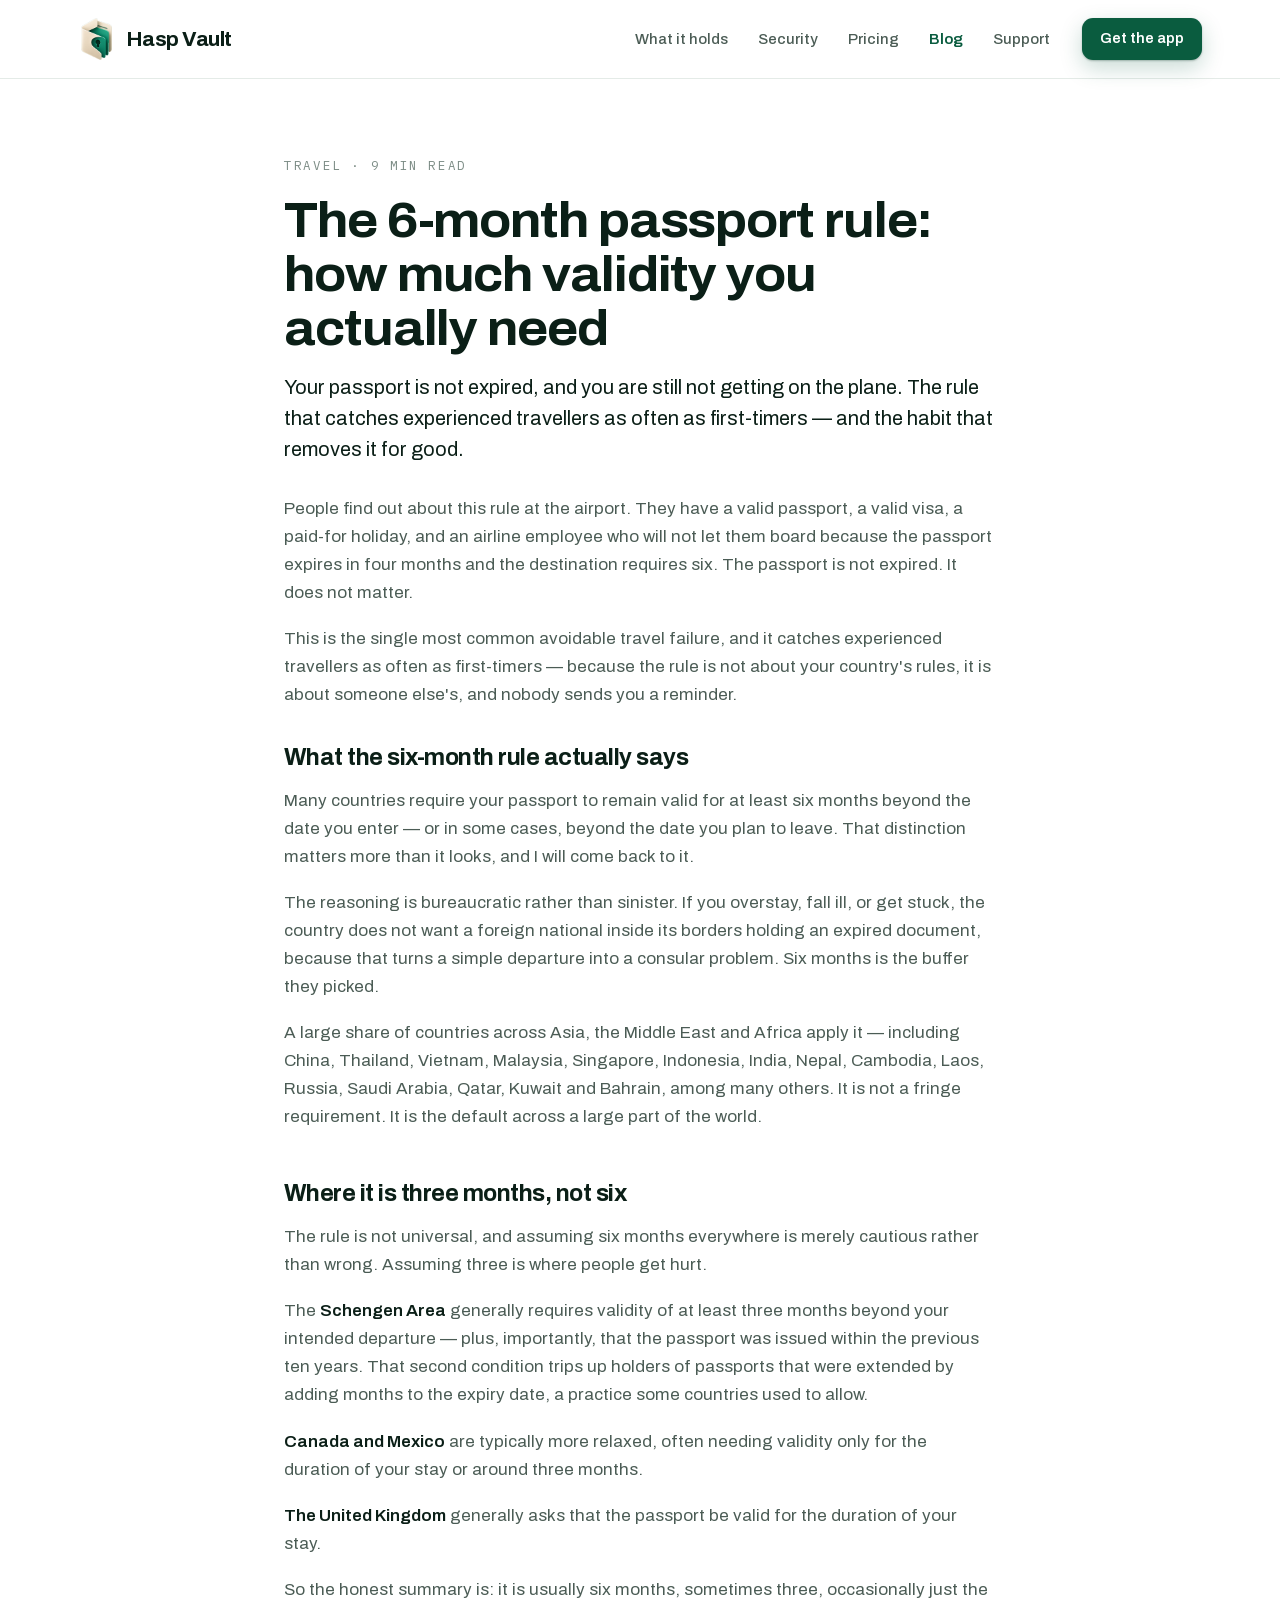
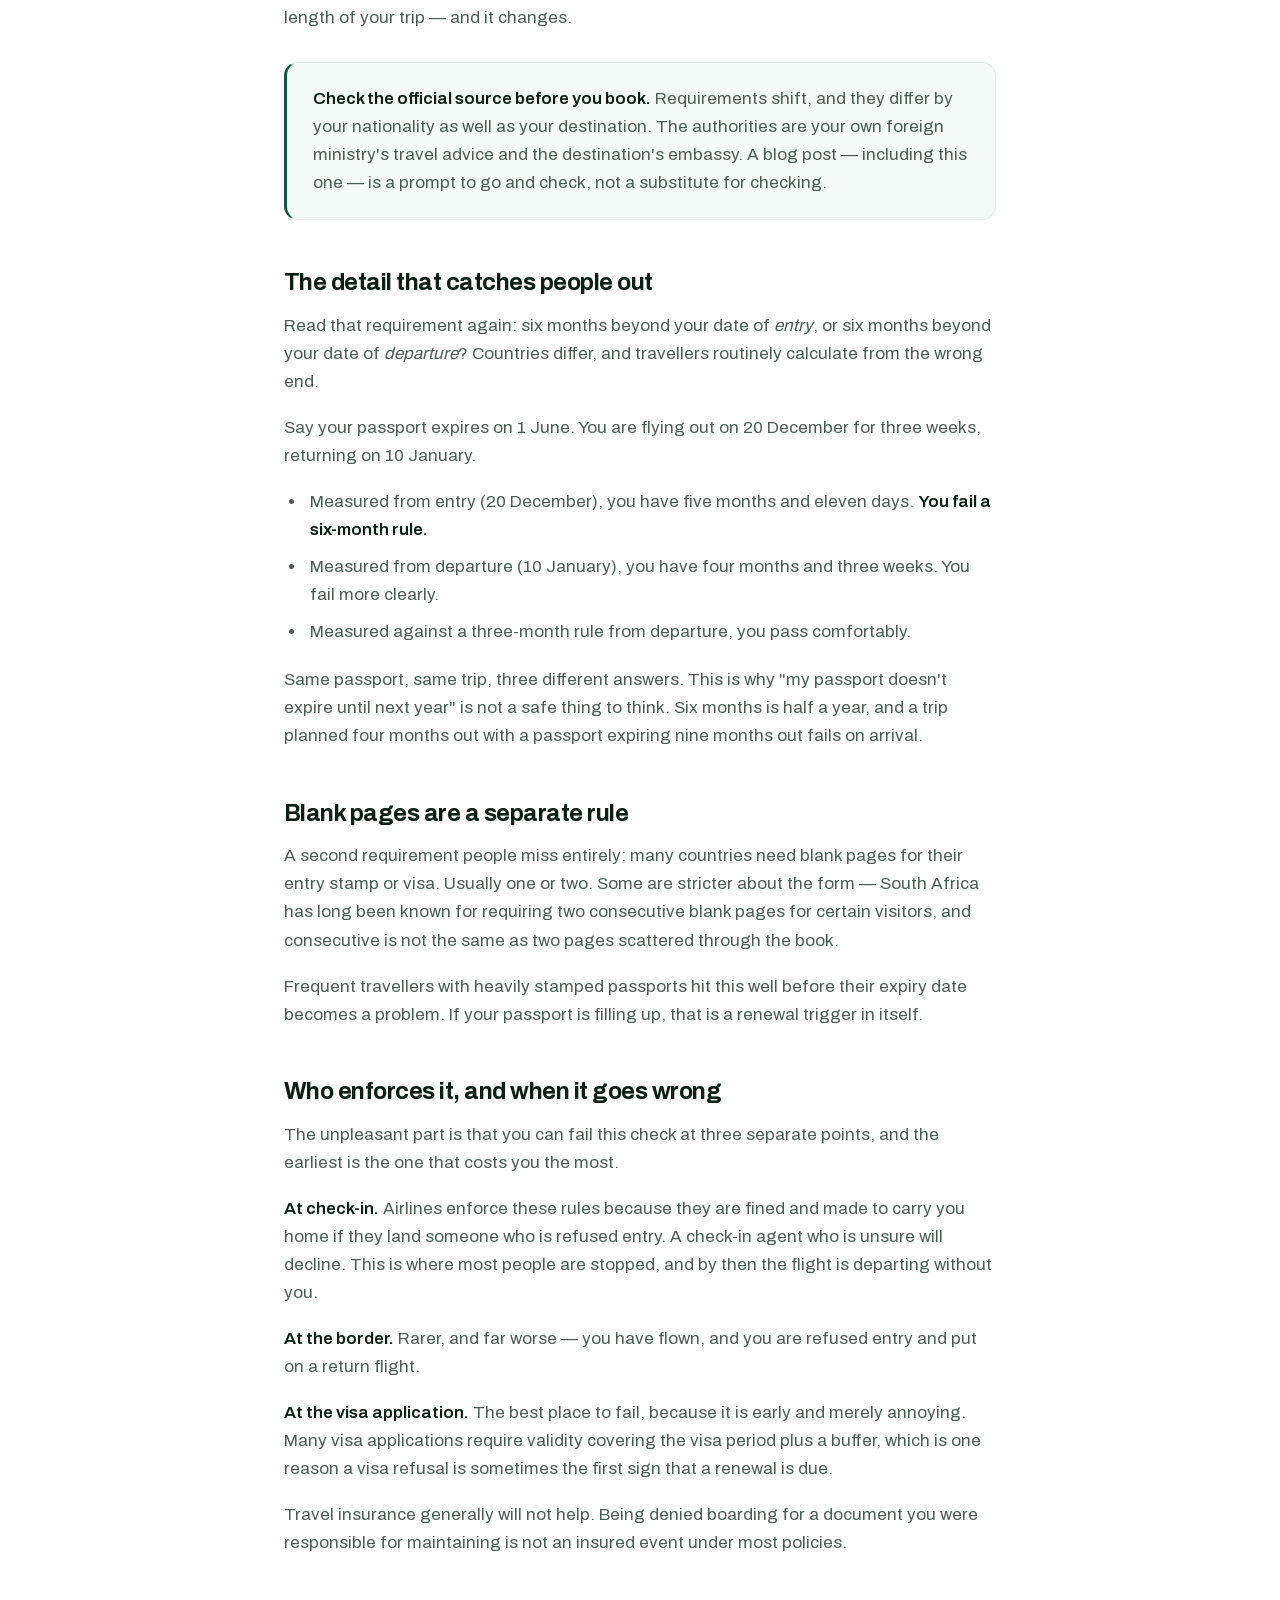
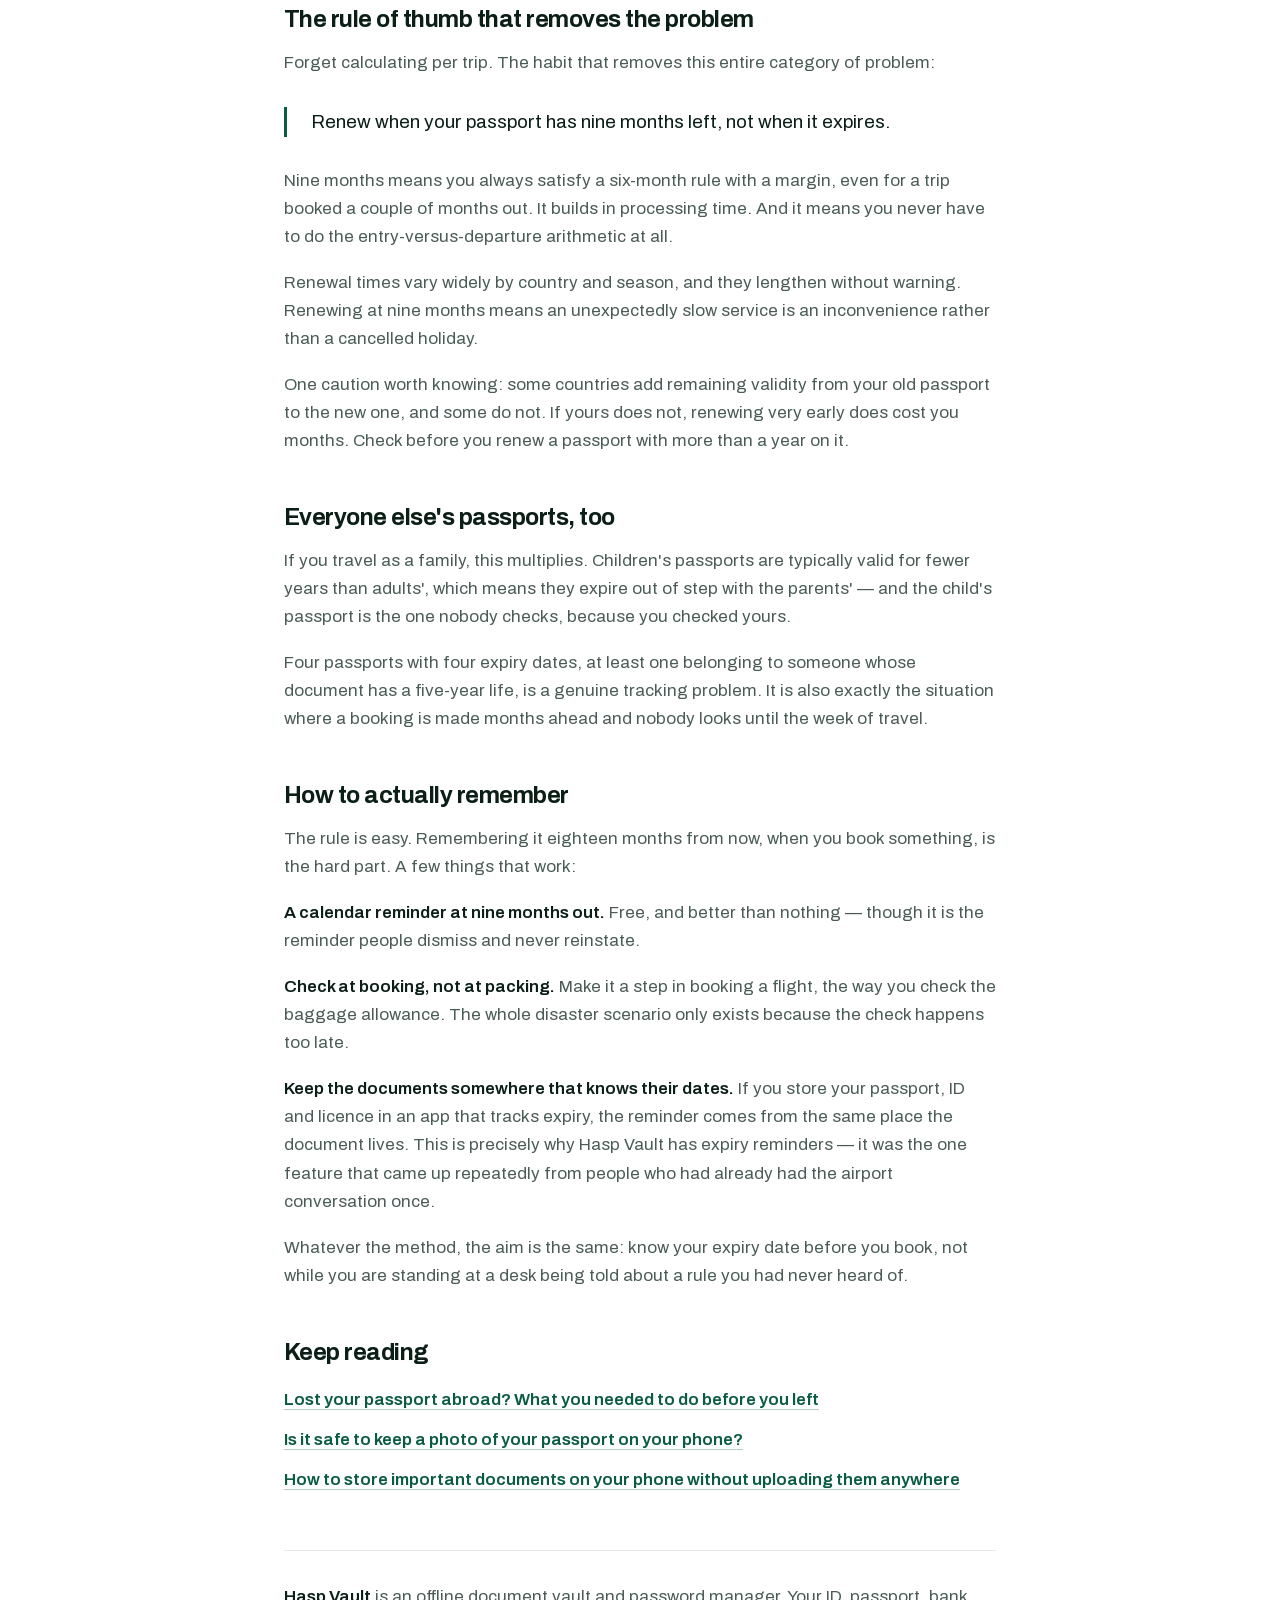
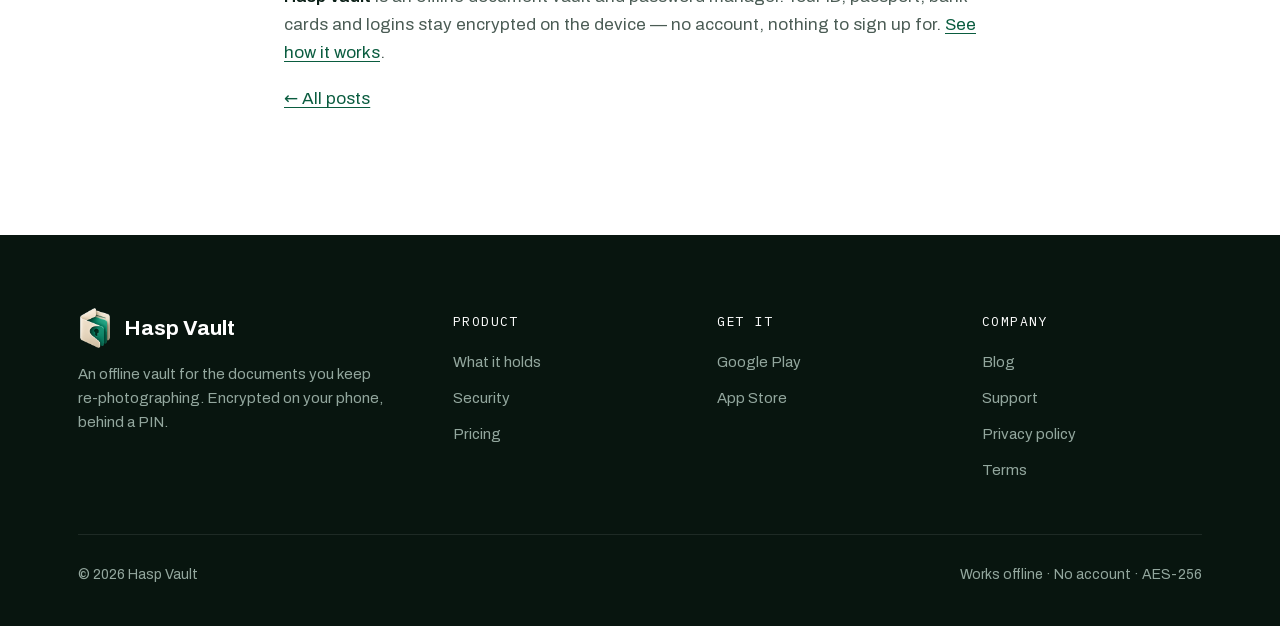
<file: blog/passport-validity-six-month-rule.html>
<!doctype html>
<html lang="en">
<head>
<meta charset="utf-8">
<meta name="viewport" content="width=device-width, initial-scale=1">
<title>The 6-month passport rule: how much validity you actually need — Hasp Vault</title>
<meta name="description" content="Many countries require six months of passport validity beyond your entry date — and travellers are refused boarding over it every day. Which countries apply it, where it is three months instead, the entry-versus-departure trap, and the renewal habit that removes the problem.">
<meta name="theme-color" content="#0A5C3F">
<link rel="stylesheet" href="../style.css?v=1.5">
<link rel="icon" href="../shots/favicon.png?v=1.5">
<link rel="apple-touch-icon" href="../shots/apple-touch-icon.png?v=1.5">
<meta property="og:title" content="The 6-month passport rule: how much validity you actually need">
<meta property="og:description" content="Many countries require six months of passport validity beyond your entry date — and travellers are refused boarding over it every day. Which countries apply it, where it is three months instead, the entry-versus-departure trap, and the renewal habit that removes the problem.">
<meta property="og:type" content="article">
<meta property="og:url" content="https://haspvault.com/blog/passport-validity-six-month-rule.html">
<link rel="canonical" href="https://haspvault.com/blog/passport-validity-six-month-rule.html">
<meta property="og:image" content="https://haspvault.com/shots/og.png?v=1.5">
<meta property="og:site_name" content="Hasp Vault">
<meta property="og:locale" content="en_US">
<meta name="twitter:card" content="summary_large_image">
<meta name="twitter:title" content="The 6-month passport rule: how much validity you actually need — Hasp Vault">
<meta name="twitter:description" content="Many countries require six months of passport validity beyond your entry date — and travellers are refused boarding over it every day. Which countries apply it, where it is three months instead, the entry-versus-departure trap, and the renewal habit that removes the problem.">
<meta name="twitter:image" content="https://haspvault.com/shots/og.png?v=1.5">
<script type="application/ld+json">{"@context": "https://schema.org", "@graph": [{"@type": "BlogPosting", "headline": "The 6-month passport rule: how much validity you actually need", "description": "Many countries require six months of passport validity beyond your entry date — and travellers are refused boarding over it every day. Which countries apply it, where it is three months instead, the entry-versus-departure trap, and the renewal habit that removes the problem.", "image": "https://haspvault.com/shots/og.png?v=1.5", "datePublished": "2026-09-04", "dateModified": "2026-09-04", "mainEntityOfPage": {"@type": "WebPage", "@id": "https://haspvault.com/blog/passport-validity-six-month-rule.html"}, "author": {"@type": "Organization", "name": "Hasp Vault", "url": "https://haspvault.com/"}, "publisher": {"@id": "https://haspvault.com/#org"}}, {"@type": "BreadcrumbList", "itemListElement": [{"@type": "ListItem", "position": 1, "name": "Home", "item": "https://haspvault.com/"}, {"@type": "ListItem", "position": 2, "name": "Blog", "item": "https://haspvault.com/blog/"}, {"@type": "ListItem", "position": 3, "name": "The 6-month passport rule: how much validity you actually need"}]}]}</script>
</head>
<body>

<header class="masthead">
  <div class="wrap">
    <a class="brand" href="../index.html">
      <img class="mark" src="../shots/mark.png" alt="" width="36" height="42">
      <b>Hasp Vault</b>
    </a>
    <nav class="nav">
      <a href="../index.html#holds">What it holds</a>
      <a href="../index.html#security">Security</a>
      <a href="../index.html#pricing">Pricing</a>
      <a href="index.html" aria-current="page">Blog</a>
      <a href="https://bytedroidstudio.com/apps/hasp-vault/support/">Support</a>
    </nav>
    <a class="btn btn-primary btn-sm" href="https://play.google.com/store/apps/details?id=com.hifazat.vault">Get the app</a>
  </div>
</header>

<main class="wrap doc">
  <p class="meta">Travel · 9 min read</p>
  <h1>The 6-month passport rule: how much validity you actually need</h1>
  <p class="lead">Your passport is not expired, and you are still not getting on the plane. The rule that catches experienced travellers as often as first-timers — and the habit that removes it for good.</p>

  <p>
    People find out about this rule at the airport. They have a valid passport,
    a valid visa, a paid-for holiday, and an airline employee who will not let
    them board because the passport expires in four months and the destination
    requires six. The passport is not expired. It does not matter.
  </p>

  <p>
    This is the single most common avoidable travel failure, and it catches
    experienced travellers as often as first-timers — because the rule is not
    about your country's rules, it is about someone else's, and nobody sends you
    a reminder.
  </p>

  <h2>What the six-month rule actually says</h2>

  <p>
    Many countries require your passport to remain valid for at least six months
    beyond the date you enter — or in some cases, beyond the date you plan to
    leave. That distinction matters more than it looks, and I will come back to
    it.
  </p>

  <p>
    The reasoning is bureaucratic rather than sinister. If you overstay, fall
    ill, or get stuck, the country does not want a foreign national inside its
    borders holding an expired document, because that turns a simple departure
    into a consular problem. Six months is the buffer they picked.
  </p>

  <p>
    A large share of countries across Asia, the Middle East and Africa apply it —
    including China, Thailand, Vietnam, Malaysia, Singapore, Indonesia, India,
    Nepal, Cambodia, Laos, Russia, Saudi Arabia, Qatar, Kuwait and Bahrain, among
    many others. It is not a fringe requirement. It is the default across a large
    part of the world.
  </p>

  <h2>Where it is three months, not six</h2>

  <p>
    The rule is not universal, and assuming six months everywhere is merely
    cautious rather than wrong. Assuming three is where people get hurt.
  </p>

  <p>
    The <strong>Schengen Area</strong> generally requires validity of at least
    three months beyond your intended departure — plus, importantly, that the
    passport was issued within the previous ten years. That second condition
    trips up holders of passports that were extended by adding months to the
    expiry date, a practice some countries used to allow.
  </p>

  <p>
    <strong>Canada and Mexico</strong> are typically more relaxed, often needing
    validity only for the duration of your stay or around three months.
  </p>

  <p>
    <strong>The United Kingdom</strong> generally asks that the passport be valid
    for the duration of your stay.
  </p>

  <p>
    So the honest summary is: it is usually six months, sometimes three,
    occasionally just the length of your trip — and it changes.
  </p>

  <div class="callout">
    <p>
      <strong>Check the official source before you book.</strong> Requirements
      shift, and they differ by your nationality as well as your destination. The
      authorities are your own foreign ministry's travel advice and the
      destination's embassy. A blog post — including this one — is a prompt to go
      and check, not a substitute for checking.
    </p>
  </div>

  <h2>The detail that catches people out</h2>

  <p>
    Read that requirement again: six months beyond your date of <em>entry</em>,
    or six months beyond your date of <em>departure</em>?

    Countries differ, and travellers routinely calculate from the wrong end.
  </p>

  <p>
    Say your passport expires on 1 June. You are flying out on 20 December for
    three weeks, returning on 10 January.
  </p>

  <ul>
    <li>
      Measured from entry (20 December), you have five months and eleven days.
      <strong>You fail a six-month rule.</strong>
    </li>
    <li>
      Measured from departure (10 January), you have four months and three weeks.
      You fail more clearly.
    </li>
    <li>
      Measured against a three-month rule from departure, you pass comfortably.
    </li>
  </ul>

  <p>
    Same passport, same trip, three different answers. This is why "my passport
    doesn't expire until next year" is not a safe thing to think. Six months is
    half a year, and a trip planned four months out with a passport expiring nine
    months out fails on arrival.
  </p>

  <h2>Blank pages are a separate rule</h2>

  <p>
    A second requirement people miss entirely: many countries need blank pages
    for their entry stamp or visa. Usually one or two. Some are stricter about
    the form — South Africa has long been known for requiring two consecutive
    blank pages for certain visitors, and consecutive is not the same as two
    pages scattered through the book.
  </p>

  <p>
    Frequent travellers with heavily stamped passports hit this well before their
    expiry date becomes a problem. If your passport is filling up, that is a
    renewal trigger in itself.
  </p>

  <h2>Who enforces it, and when it goes wrong</h2>

  <p>
    The unpleasant part is that you can fail this check at three separate points,
    and the earliest is the one that costs you the most.
  </p>

  <p>
    <strong>At check-in.</strong> Airlines enforce these rules because they are
    fined and made to carry you home if they land someone who is refused entry.
    A check-in agent who is unsure will decline. This is where most people are
    stopped, and by then the flight is departing without you.
  </p>

  <p>
    <strong>At the border.</strong> Rarer, and far worse — you have flown, and
    you are refused entry and put on a return flight.
  </p>

  <p>
    <strong>At the visa application.</strong> The best place to fail, because it
    is early and merely annoying. Many visa applications require validity
    covering the visa period plus a buffer, which is one reason a visa refusal is
    sometimes the first sign that a renewal is due.
  </p>

  <p>
    Travel insurance generally will not help. Being denied boarding for a
    document you were responsible for maintaining is not an insured event under
    most policies.
  </p>

  <h2>The rule of thumb that removes the problem</h2>

  <p>
    Forget calculating per trip. The habit that removes this entire category of
    problem:
  </p>

  <blockquote>
    Renew when your passport has nine months left, not when it expires.
  </blockquote>

  <p>
    Nine months means you always satisfy a six-month rule with a margin, even for
    a trip booked a couple of months out. It builds in processing time. And it
    means you never have to do the entry-versus-departure arithmetic at all.
  </p>

  <p>
    Renewal times vary widely by country and season, and they lengthen without
    warning. Renewing at nine months means an unexpectedly slow service is an
    inconvenience rather than a cancelled holiday.
  </p>

  <p>
    One caution worth knowing: some countries add remaining validity from your
    old passport to the new one, and some do not. If yours does not, renewing
    very early does cost you months. Check before you renew a passport with more
    than a year on it.
  </p>

  <h2>Everyone else's passports, too</h2>

  <p>
    If you travel as a family, this multiplies. Children's passports are
    typically valid for fewer years than adults', which means they expire out of
    step with the parents' — and the child's passport is the one nobody checks,
    because you checked yours.
  </p>

  <p>
    Four passports with four expiry dates, at least one belonging to someone
    whose document has a five-year life, is a genuine tracking problem. It is
    also exactly the situation where a booking is made months ahead and nobody
    looks until the week of travel.
  </p>

  <h2>How to actually remember</h2>

  <p>
    The rule is easy. Remembering it eighteen months from now, when you book
    something, is the hard part. A few things that work:
  </p>

  <p>
    <strong>A calendar reminder at nine months out.</strong> Free, and better
    than nothing — though it is the reminder people dismiss and never
    reinstate.
  </p>

  <p>
    <strong>Check at booking, not at packing.</strong> Make it a step in booking
    a flight, the way you check the baggage allowance. The whole disaster
    scenario only exists because the check happens too late.
  </p>

  <p>
    <strong>Keep the documents somewhere that knows their dates.</strong> If you
    store your passport, ID and licence in an app that tracks expiry, the
    reminder comes from the same place the document lives. This is precisely why
    Hasp Vault has expiry reminders — it was the one feature that came up
    repeatedly from people who had already had the airport conversation once.
  </p>

  <p>
    Whatever the method, the aim is the same: know your expiry date before you
    book, not while you are standing at a desk being told about a rule you had
    never heard of.
  </p>


  <h2 class="rel-h">Keep reading</h2>
  <ul class="rel">
    <li><a href="lost-passport-abroad.html">Lost your passport abroad? What you needed to do before you left</a></li>
    <li><a href="passport-photo-on-phone.html">Is it safe to keep a photo of your passport on your phone?</a></li>
    <li><a href="store-documents-offline.html">How to store important documents on your phone without uploading them anywhere</a></li>
  </ul>

  <div class="post-foot">
    <p>
      <strong>Hasp Vault</strong> is an offline document vault and password
      manager. Your ID, passport, bank cards and logins stay encrypted on the
      device — no account, nothing to sign up for.
      <a href="../index.html">See how it works</a>.
    </p>
    <p><a href="index.html">← All posts</a></p>
  </div>
</main>

<footer class="foot">
  <div class="shell">
    <div class="foot-top">
      <div>
        <div class="foot-brand">
          <img class="mark" src="../shots/mark.png" alt="" width="36" height="42">
          Hasp Vault
        </div>
        <p>An offline vault for the documents you keep re-photographing. Encrypted on your phone, behind a PIN.</p>
      </div>
      <div>
        <h4>Product</h4>
        <ul>
          <li><a href="../index.html#holds">What it holds</a></li>
          <li><a href="../index.html#security">Security</a></li>
          <li><a href="../index.html#pricing">Pricing</a></li>
        </ul>
      </div>
      <div>
        <h4>Get it</h4>
        <ul>
          <li><a href="https://play.google.com/store/apps/details?id=com.hifazat.vault">Google Play</a></li>
          <li><a href="https://apps.apple.com/app/id6804965635">App Store</a></li>
        </ul>
      </div>
      <div>
        <h4>Company</h4>
        <ul>
          <li><a href="index.html">Blog</a></li>
          <li><a href="https://bytedroidstudio.com/apps/hasp-vault/support/">Support</a></li>
          <li><a href="https://bytedroidstudio.com/apps/hasp-vault/privacy/">Privacy policy</a></li>
          <li><a href="https://bytedroidstudio.com/apps/hasp-vault/terms/">Terms</a></li>
        </ul>
      </div>
    </div>
    <div class="foot-base">
      <span>© 2026 Hasp Vault</span>
      <span>Works offline · No account · AES-256</span>
    </div>
  </div>
</footer>

</body>
</html>
</file>
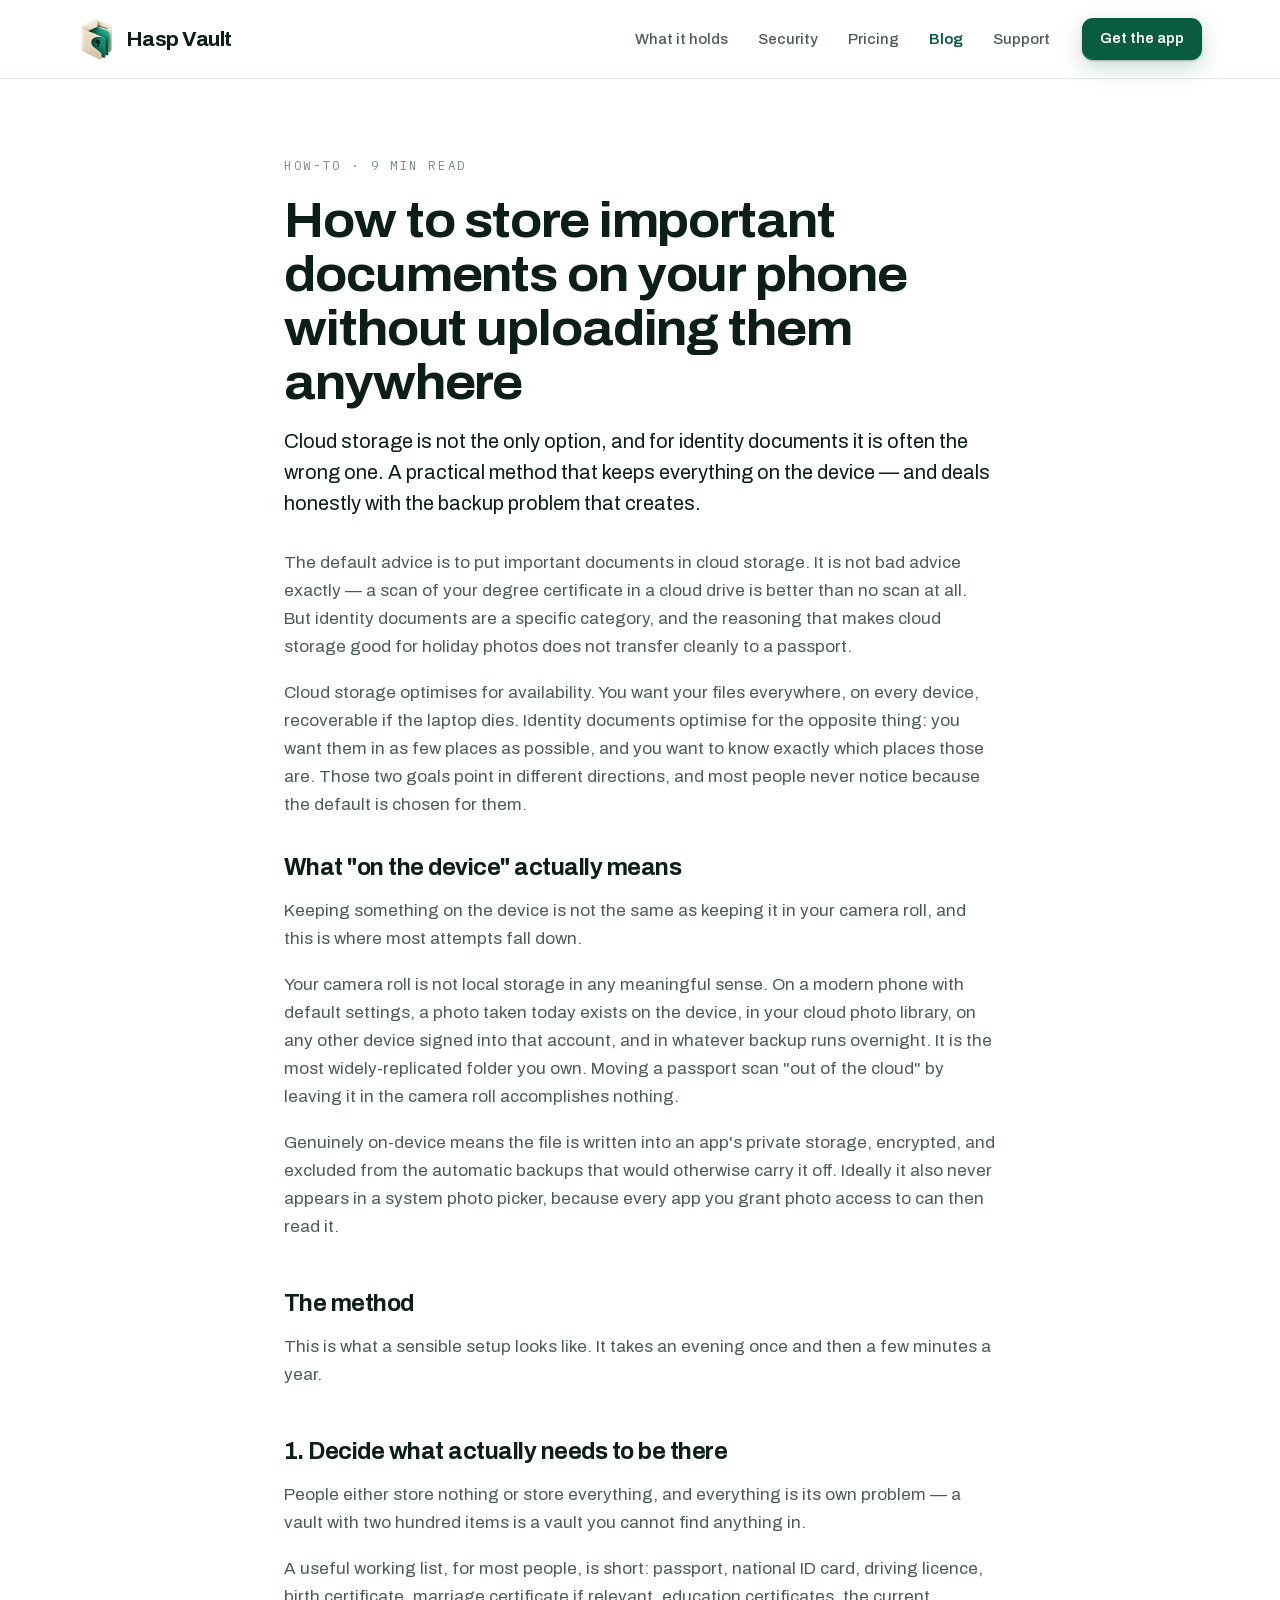
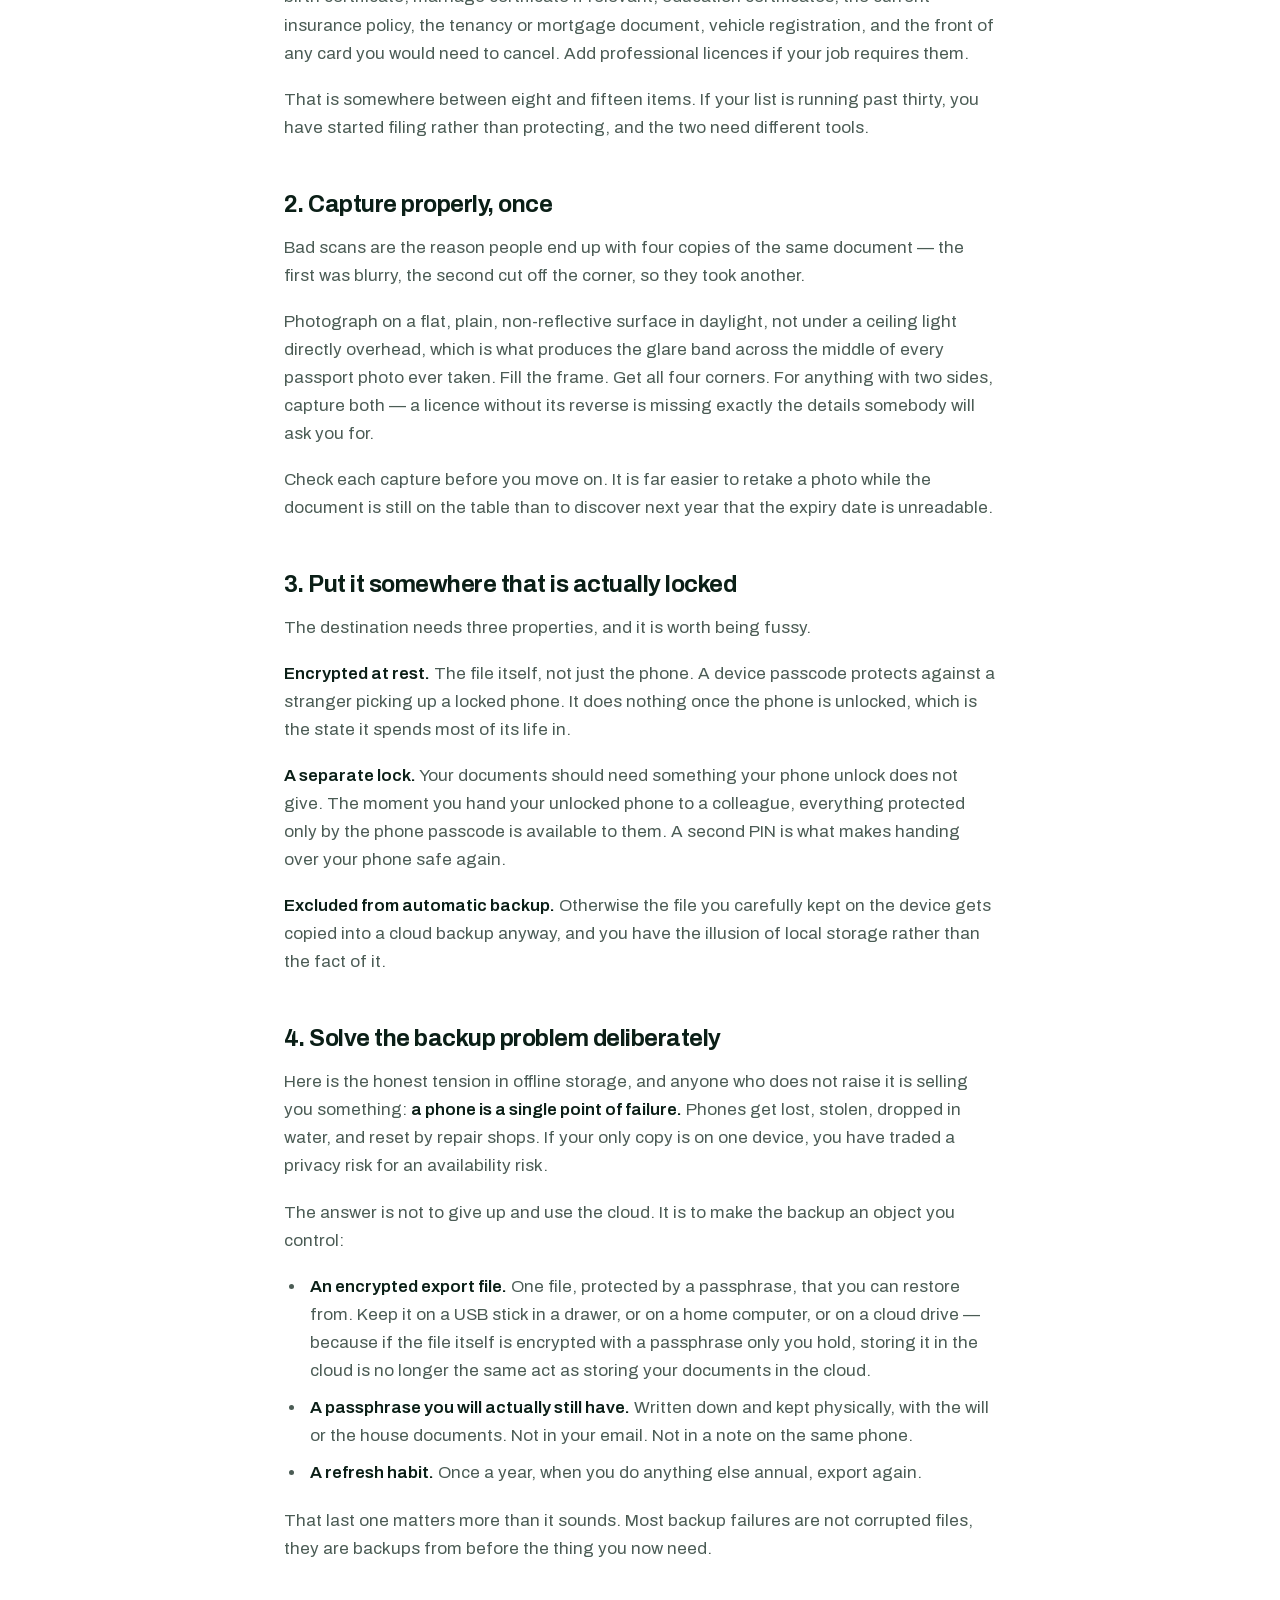
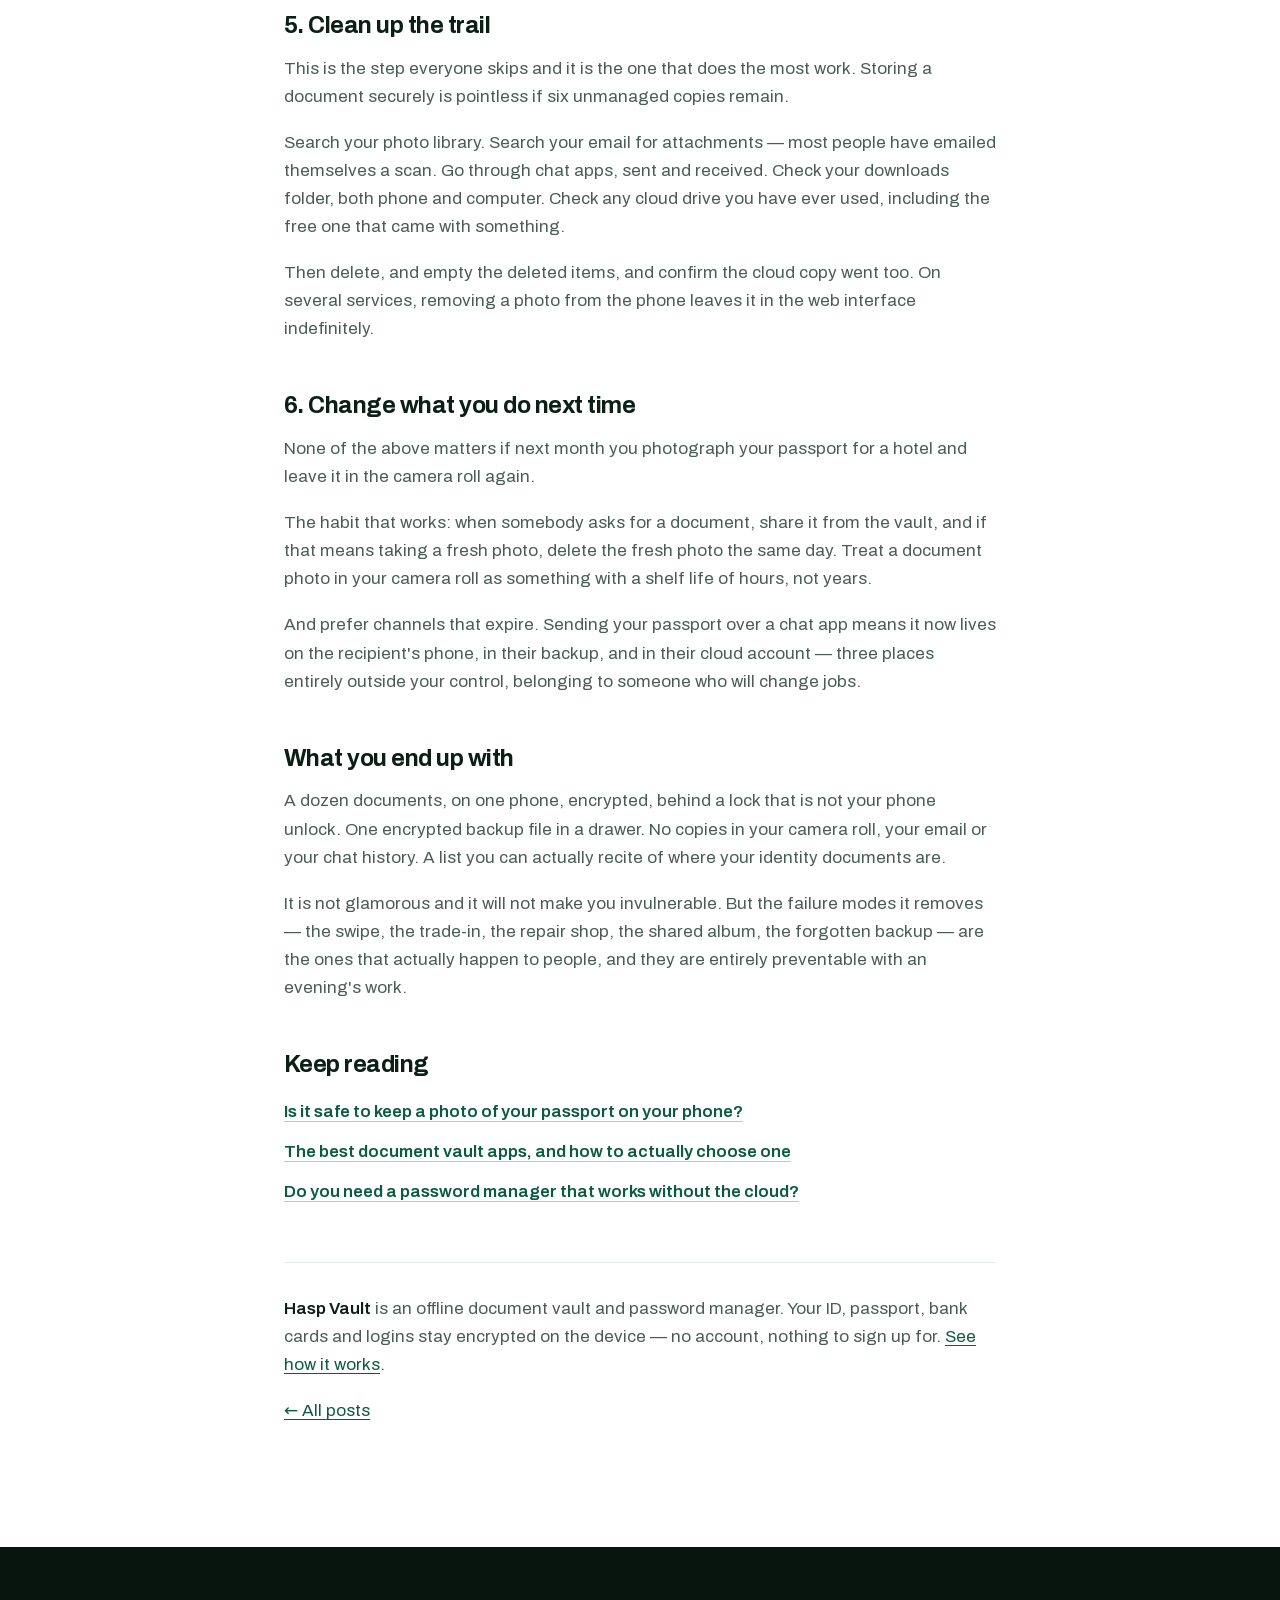
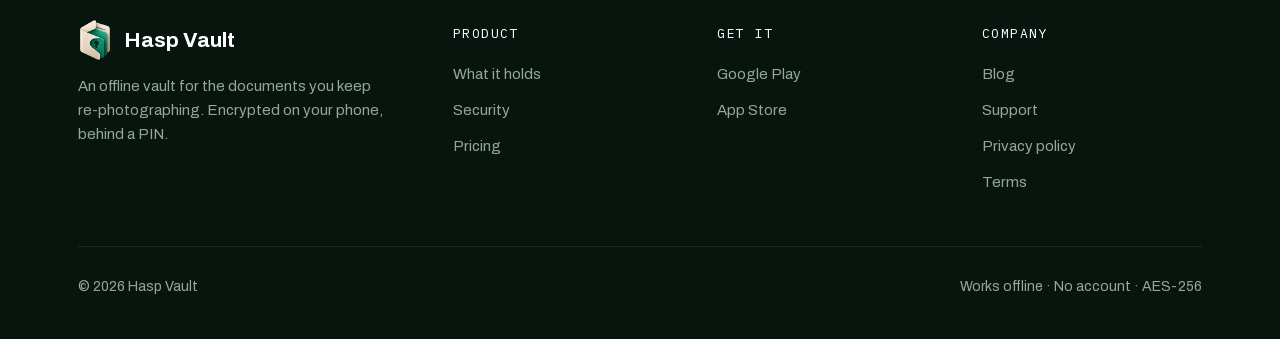
<file: blog/store-documents-offline.html>
<!doctype html>
<html lang="en">
<head>
<meta charset="utf-8">
<meta name="viewport" content="width=device-width, initial-scale=1">
<title>How to store important documents on your phone without uploading them anywhere — Hasp Vault</title>
<meta name="description" content="Cloud storage optimises for availability. Identity documents need the opposite. A practical, offline method for keeping your passport, ID and certificates on the device — including how to solve the backup problem honestly.">
<meta name="theme-color" content="#0A5C3F">
<link rel="stylesheet" href="../style.css?v=1.5">
<link rel="icon" href="../shots/favicon.png?v=1.5">
<link rel="apple-touch-icon" href="../shots/apple-touch-icon.png?v=1.5">
<meta property="og:title" content="How to store important documents on your phone without uploading them anywhere">
<meta property="og:description" content="Cloud storage optimises for availability. Identity documents need the opposite. A practical, offline method for keeping your passport, ID and certificates on the device — including how to solve the backup problem honestly.">
<meta property="og:type" content="article">
<meta property="og:url" content="https://haspvault.com/blog/store-documents-offline.html">
<link rel="canonical" href="https://haspvault.com/blog/store-documents-offline.html">
<meta property="og:image" content="https://haspvault.com/shots/og.png?v=1.5">
<meta property="og:site_name" content="Hasp Vault">
<meta property="og:locale" content="en_US">
<meta name="twitter:card" content="summary_large_image">
<meta name="twitter:title" content="How to store important documents on your phone without uploading them anywhere — Hasp Vault">
<meta name="twitter:description" content="Cloud storage optimises for availability. Identity documents need the opposite. A practical, offline method for keeping your passport, ID and certificates on the device — including how to solve the backup problem honestly.">
<meta name="twitter:image" content="https://haspvault.com/shots/og.png?v=1.5">
<script type="application/ld+json">{"@context": "https://schema.org", "@graph": [{"@type": "BlogPosting", "headline": "How to store important documents on your phone without uploading them anywhere", "description": "Cloud storage optimises for availability. Identity documents need the opposite. A practical, offline method for keeping your passport, ID and certificates on the device — including how to solve the backup problem honestly.", "image": "https://haspvault.com/shots/og.png?v=1.5", "datePublished": "2026-09-04", "dateModified": "2026-09-04", "mainEntityOfPage": {"@type": "WebPage", "@id": "https://haspvault.com/blog/store-documents-offline.html"}, "author": {"@type": "Organization", "name": "Hasp Vault", "url": "https://haspvault.com/"}, "publisher": {"@id": "https://haspvault.com/#org"}}, {"@type": "BreadcrumbList", "itemListElement": [{"@type": "ListItem", "position": 1, "name": "Home", "item": "https://haspvault.com/"}, {"@type": "ListItem", "position": 2, "name": "Blog", "item": "https://haspvault.com/blog/"}, {"@type": "ListItem", "position": 3, "name": "How to store important documents on your phone without uploading them anywhere"}]}]}</script>
</head>
<body>

<header class="masthead">
  <div class="wrap">
    <a class="brand" href="../index.html">
      <img class="mark" src="../shots/mark.png" alt="" width="36" height="42">
      <b>Hasp Vault</b>
    </a>
    <nav class="nav">
      <a href="../index.html#holds">What it holds</a>
      <a href="../index.html#security">Security</a>
      <a href="../index.html#pricing">Pricing</a>
      <a href="index.html" aria-current="page">Blog</a>
      <a href="https://bytedroidstudio.com/apps/hasp-vault/support/">Support</a>
    </nav>
    <a class="btn btn-primary btn-sm" href="https://play.google.com/store/apps/details?id=com.hifazat.vault">Get the app</a>
  </div>
</header>

<main class="wrap doc">
  <p class="meta">How-to · 9 min read</p>
  <h1>How to store important documents on your phone without uploading them anywhere</h1>
  <p class="lead">Cloud storage is not the only option, and for identity documents it is often the wrong one. A practical method that keeps everything on the device — and deals honestly with the backup problem that creates.</p>

  <p>
    The default advice is to put important documents in cloud storage. It is not
    bad advice exactly — a scan of your degree certificate in a cloud drive is
    better than no scan at all. But identity documents are a specific category,
    and the reasoning that makes cloud storage good for holiday photos does not
    transfer cleanly to a passport.
  </p>

  <p>
    Cloud storage optimises for availability. You want your files everywhere, on
    every device, recoverable if the laptop dies. Identity documents optimise for
    the opposite thing: you want them in as few places as possible, and you want
    to know exactly which places those are. Those two goals point in different
    directions, and most people never notice because the default is chosen for
    them.
  </p>

  <h2>What "on the device" actually means</h2>

  <p>
    Keeping something on the device is not the same as keeping it in your camera
    roll, and this is where most attempts fall down.
  </p>

  <p>
    Your camera roll is not local storage in any meaningful sense. On a modern
    phone with default settings, a photo taken today exists on the device, in
    your cloud photo library, on any other device signed into that account, and
    in whatever backup runs overnight. It is the most widely-replicated folder
    you own. Moving a passport scan "out of the cloud" by leaving it in the
    camera roll accomplishes nothing.
  </p>

  <p>
    Genuinely on-device means the file is written into an app's private storage,
    encrypted, and excluded from the automatic backups that would otherwise carry
    it off. Ideally it also never appears in a system photo picker, because every
    app you grant photo access to can then read it.
  </p>

  <h2>The method</h2>

  <p>
    This is what a sensible setup looks like. It takes an evening once and then
    a few minutes a year.
  </p>

  <h2>1. Decide what actually needs to be there</h2>

  <p>
    People either store nothing or store everything, and everything is its own
    problem — a vault with two hundred items is a vault you cannot find anything
    in.
  </p>

  <p>
    A useful working list, for most people, is short: passport, national ID card,
    driving licence, birth certificate, marriage certificate if relevant,
    education certificates, the current insurance policy, the tenancy or
    mortgage document, vehicle registration, and the front of any card you would
    need to cancel. Add professional licences if your job requires them.
  </p>

  <p>
    That is somewhere between eight and fifteen items. If your list is running
    past thirty, you have started filing rather than protecting, and the two need
    different tools.
  </p>

  <h2>2. Capture properly, once</h2>

  <p>
    Bad scans are the reason people end up with four copies of the same document
    — the first was blurry, the second cut off the corner, so they took another.
  </p>

  <p>
    Photograph on a flat, plain, non-reflective surface in daylight, not under a
    ceiling light directly overhead, which is what produces the glare band across
    the middle of every passport photo ever taken. Fill the frame. Get all four
    corners. For anything with two sides, capture both — a licence without its
    reverse is missing exactly the details somebody will ask you for.
  </p>

  <p>
    Check each capture before you move on. It is far easier to retake a photo
    while the document is still on the table than to discover next year that the
    expiry date is unreadable.
  </p>

  <h2>3. Put it somewhere that is actually locked</h2>

  <p>
    The destination needs three properties, and it is worth being fussy.
  </p>

  <p>
    <strong>Encrypted at rest.</strong> The file itself, not just the phone. A
    device passcode protects against a stranger picking up a locked phone. It
    does nothing once the phone is unlocked, which is the state it spends most of
    its life in.
  </p>

  <p>
    <strong>A separate lock.</strong> Your documents should need something your
    phone unlock does not give. The moment you hand your unlocked phone to a
    colleague, everything protected only by the phone passcode is available to
    them. A second PIN is what makes handing over your phone safe again.
  </p>

  <p>
    <strong>Excluded from automatic backup.</strong> Otherwise the file you
    carefully kept on the device gets copied into a cloud backup anyway, and you
    have the illusion of local storage rather than the fact of it.
  </p>

  <h2>4. Solve the backup problem deliberately</h2>

  <p>
    Here is the honest tension in offline storage, and anyone who does not raise
    it is selling you something: <strong>a phone is a single point of
    failure.</strong> Phones get lost, stolen, dropped in water, and reset by
    repair shops. If your only copy is on one device, you have traded a privacy
    risk for an availability risk.
  </p>

  <p>
    The answer is not to give up and use the cloud. It is to make the backup an
    object you control:
  </p>

  <ul>
    <li>
      <strong>An encrypted export file.</strong> One file, protected by a
      passphrase, that you can restore from. Keep it on a USB stick in a drawer,
      or on a home computer, or on a cloud drive — because if the file itself is
      encrypted with a passphrase only you hold, storing it in the cloud is no
      longer the same act as storing your documents in the cloud.
    </li>
    <li>
      <strong>A passphrase you will actually still have.</strong> Written down
      and kept physically, with the will or the house documents. Not in your
      email. Not in a note on the same phone.
    </li>
    <li>
      <strong>A refresh habit.</strong> Once a year, when you do anything else
      annual, export again.
    </li>
  </ul>

  <p>
    That last one matters more than it sounds. Most backup failures are not
    corrupted files, they are backups from before the thing you now need.
  </p>

  <h2>5. Clean up the trail</h2>

  <p>
    This is the step everyone skips and it is the one that does the most work.
    Storing a document securely is pointless if six unmanaged copies remain.
  </p>

  <p>
    Search your photo library. Search your email for attachments — most people
    have emailed themselves a scan. Go through chat apps, sent and received.
    Check your downloads folder, both phone and computer. Check any cloud drive
    you have ever used, including the free one that came with something.
  </p>

  <p>
    Then delete, and empty the deleted items, and confirm the cloud copy went
    too. On several services, removing a photo from the phone leaves it in the
    web interface indefinitely.
  </p>

  <h2>6. Change what you do next time</h2>

  <p>
    None of the above matters if next month you photograph your passport for a
    hotel and leave it in the camera roll again.
  </p>

  <p>
    The habit that works: when somebody asks for a document, share it from the
    vault, and if that means taking a fresh photo, delete the fresh photo the
    same day. Treat a document photo in your camera roll as something with a
    shelf life of hours, not years.
  </p>

  <p>
    And prefer channels that expire. Sending your passport over a chat app means
    it now lives on the recipient's phone, in their backup, and in their cloud
    account — three places entirely outside your control, belonging to someone
    who will change jobs.
  </p>

  <h2>What you end up with</h2>

  <p>
    A dozen documents, on one phone, encrypted, behind a lock that is not your
    phone unlock. One encrypted backup file in a drawer. No copies in your camera
    roll, your email or your chat history. A list you can actually recite of
    where your identity documents are.
  </p>

  <p>
    It is not glamorous and it will not make you invulnerable. But the failure
    modes it removes — the swipe, the trade-in, the repair shop, the shared
    album, the forgotten backup — are the ones that actually happen to people,
    and they are entirely preventable with an evening's work.
  </p>


  <h2 class="rel-h">Keep reading</h2>
  <ul class="rel">
    <li><a href="passport-photo-on-phone.html">Is it safe to keep a photo of your passport on your phone?</a></li>
    <li><a href="best-document-vault-apps.html">The best document vault apps, and how to actually choose one</a></li>
    <li><a href="offline-password-manager.html">Do you need a password manager that works without the cloud?</a></li>
  </ul>

  <div class="post-foot">
    <p>
      <strong>Hasp Vault</strong> is an offline document vault and password
      manager. Your ID, passport, bank cards and logins stay encrypted on the
      device — no account, nothing to sign up for.
      <a href="../index.html">See how it works</a>.
    </p>
    <p><a href="index.html">← All posts</a></p>
  </div>
</main>

<footer class="foot">
  <div class="shell">
    <div class="foot-top">
      <div>
        <div class="foot-brand">
          <img class="mark" src="../shots/mark.png" alt="" width="36" height="42">
          Hasp Vault
        </div>
        <p>An offline vault for the documents you keep re-photographing. Encrypted on your phone, behind a PIN.</p>
      </div>
      <div>
        <h4>Product</h4>
        <ul>
          <li><a href="../index.html#holds">What it holds</a></li>
          <li><a href="../index.html#security">Security</a></li>
          <li><a href="../index.html#pricing">Pricing</a></li>
        </ul>
      </div>
      <div>
        <h4>Get it</h4>
        <ul>
          <li><a href="https://play.google.com/store/apps/details?id=com.hifazat.vault">Google Play</a></li>
          <li><a href="https://apps.apple.com/app/id6804965635">App Store</a></li>
        </ul>
      </div>
      <div>
        <h4>Company</h4>
        <ul>
          <li><a href="index.html">Blog</a></li>
          <li><a href="https://bytedroidstudio.com/apps/hasp-vault/support/">Support</a></li>
          <li><a href="https://bytedroidstudio.com/apps/hasp-vault/privacy/">Privacy policy</a></li>
          <li><a href="https://bytedroidstudio.com/apps/hasp-vault/terms/">Terms</a></li>
        </ul>
      </div>
    </div>
    <div class="foot-base">
      <span>© 2026 Hasp Vault</span>
      <span>Works offline · No account · AES-256</span>
    </div>
  </div>
</footer>

</body>
</html>
</file>
<file: style.css>
/* ===========================================================================
   haspvault.com

   Rebuilt on a conventional marketing structure — hero, feature cards,
   sectioned content, a colour call-to-action band, a dark footer — because
   that structure is what readers already know how to scan. The previous
   version was an editorial layout with a machine-readable-zone motif; it was
   distinctive but it made people work, and a store listing page is not the
   place to make people work.

   What keeps it from looking like every other template is craft, not novelty:

     - ONE typeface, Archivo, a real variable face with a width axis. Not the
       system stack, not Inter. Headlines widen slightly; small caps labels
       narrow. That axis is doing work no static font can.
     - Icons DRAWN as monoline SVG on a 24-unit grid, matching the marks
       inside the app itself. Not an icon font, not stock glyphs — those are
       recognisable at a glance and they are the thing that makes a page look
       assembled rather than designed.
     - A single accent. Emerald, used for exactly three jobs: the primary
       button, the numerals, and the call-to-action band. Everything else is
       ink on white.
     - Spacing on a 4px rhythm with generous section padding, because the most
       common failure of a page like this is cramming.
   ========================================================================= */

@font-face {
  font-family: "Archivo";
  src: url("fonts/archivo.woff2") format("woff2-variations");
  font-weight: 400 800;
  font-stretch: 62% 125%;
  font-display: swap;
}
@font-face {
  font-family: "PlexMono";
  src: url("fonts/plexmono.woff2") format("woff2");
  font-weight: 400 600;
  font-display: swap;
}

:root {
  --ink: #0B1F17;
  --body: #4B5C55;
  --muted: #7C8C85;

  /* The app's own green since 1.3.0 (Strongroom): the band, and the app
     icon's tile. --emerald-dark is the app's deeper band, for hover. */
  --emerald: #0A5C3F;
  --emerald-dark: #084A33;
  --emerald-deep: #06301F;
  /* The app's light accent on green, for marks on the dark sections. */
  --lamp: #A8E0C5;

  --tint: #EAF5EF;
  --tint-2: #F4FAF7;
  --line: #E4EBE7;
  --white: #FFFFFF;

  --radius: 18px;
  --radius-lg: 26px;
  --shell: 1180px;
}

* { box-sizing: border-box; margin: 0; padding: 0 }

html { scroll-behavior: smooth; -webkit-text-size-adjust: 100% }

body {
  font-family: "Archivo", system-ui, -apple-system, sans-serif;
  font-size: 17px;
  line-height: 1.65;
  color: var(--body);
  background: var(--white);
  -webkit-font-smoothing: antialiased;
}

.shell { max-width: var(--shell); margin-inline: auto; padding-inline: 28px }

h1, h2, h3 { color: var(--ink); font-weight: 700; letter-spacing: -.022em }

/* The width axis. Large sizes get wider letterforms so the headline reads as
   set rather than as body copy blown up; that is the whole reason to pay for
   a variable face. */
h1 { font-size: clamp(40px, 6.4vw, 76px); line-height: 1.04; font-variation-settings: "wdth" 106 }
h2 { font-size: clamp(30px, 3.8vw, 46px); line-height: 1.12; font-variation-settings: "wdth" 103 }
h3 { font-size: 20px; line-height: 1.3 }

a { color: inherit }

/* Small caps labels, the one place the mono face appears. */
.kicker {
  font-family: "PlexMono", ui-monospace, monospace;
  font-size: 12px;
  font-weight: 600;
  letter-spacing: .18em;
  text-transform: uppercase;
  color: var(--emerald);
}

/* ---------- masthead ---------- */

.masthead {
  position: sticky;
  top: 0;
  z-index: 50;
  background: rgba(255, 255, 255, .86);
  backdrop-filter: saturate(180%) blur(14px);
  border-bottom: 1px solid var(--line);
}

.masthead .shell {
  height: 78px;
  display: flex;
  align-items: center;
  gap: 32px;
}

.brand {
  display: flex;
  align-items: center;
  gap: 12px;
  font-weight: 700;
  font-size: 21px;
  color: var(--ink);
  text-decoration: none;
  letter-spacing: -.024em;
  margin-right: auto;
}
/* The fold (the app icon's mark, Oct 2026) took the old shield's 36px box.
   It is narrower than the shield was, so it is drawn with the shield's
   footprint instead: 42px tall, the 3px above and below taken back with
   negative margins so the header's height and the name's place do not move. */
.brand .mark { width: 36px; height: 42px; margin: -3px 0; object-fit: contain; display: block }

.nav { display: flex; gap: 30px; font-size: 15px; font-weight: 500 }
.nav a { color: var(--body); text-decoration: none; transition: color .15s }
.nav a:hover { color: var(--emerald) }

/* ---------- buttons ---------- */

.btn {
  display: inline-flex;
  align-items: center;
  justify-content: center;
  gap: 10px;
  height: 54px;
  padding: 0 26px;
  border-radius: 14px;
  font-size: 16px;
  font-weight: 600;
  text-decoration: none;
  white-space: nowrap;
  transition: transform .15s, box-shadow .15s, background .15s;
}
.btn svg { width: 20px; height: 20px; flex: none }

.btn-primary {
  background: var(--emerald);
  color: #fff;
  box-shadow: 0 1px 2px rgba(6, 48, 31, .28), 0 8px 22px rgba(10, 92, 63, .22);
}
.btn-primary:hover { background: var(--emerald-dark); transform: translateY(-1px) }

.btn-ghost {
  background: #fff;
  color: var(--ink);
  border: 1px solid var(--line);
  box-shadow: 0 1px 2px rgba(11, 31, 23, .05);
}
.btn-ghost:hover { border-color: #CFDCD6; transform: translateY(-1px) }

/* Apple's own badge is black with a white mark, and people recognise that
   pairing faster than they read the label. Matching it costs nothing and
   makes the button obviously an App Store link. */
.btn-apple {
  background: #000;
  color: #fff;
  box-shadow: 0 1px 2px rgba(0, 0, 0, .30), 0 8px 22px rgba(0, 0, 0, .16);
}
.btn-apple:hover { background: #1A1A1A; transform: translateY(-1px) }

/* On the emerald band the same black button still reads correctly — it is the
   one colour that stays "Apple" against any ground. */
.band .btn-apple { box-shadow: 0 1px 2px rgba(0, 0, 0, .34), 0 10px 26px rgba(0, 0, 0, .28) }

.btn-sm { height: 42px; padding: 0 18px; font-size: 14.5px; border-radius: 11px }

.btn-light { background: #fff; color: var(--emerald-deep) }
.btn-light:hover { background: #F1F7F4 }
.btn-outline-light {
  background: transparent;
  color: #fff;
  border: 1px solid rgba(255, 255, 255, .34);
}
.btn-outline-light:hover { background: rgba(255, 255, 255, .09) }

/* ---------- hero ---------- */

.hero {
  padding: 92px 0 0;
  text-align: center;
  background:
    radial-gradient(60% 42% at 50% 0%, var(--tint) 0%, transparent 72%),
    var(--white);
}

.hero .kicker { display: block; margin-bottom: 20px }
.hero h1 { max-width: 15ch; margin-inline: auto }
.hero h1 em { font-style: normal; color: var(--emerald) }

.lede {
  max-width: 60ch;
  margin: 22px auto 0;
  text-wrap: pretty;
  font-size: clamp(17px, 1.7vw, 20px);
  color: var(--body);
}

.cta-row {
  display: flex;
  gap: 14px;
  justify-content: center;
  flex-wrap: wrap;
  margin-top: 34px;
}

.trust {
  display: flex;
  gap: 26px;
  justify-content: center;
  flex-wrap: wrap;
  margin-top: 26px;
  font-size: 14px;
  color: var(--muted);
}
.trust span { display: inline-flex; align-items: center; gap: 7px }
.trust svg { width: 15px; height: 15px; color: var(--emerald) }

.hero-stage { margin-top: 62px; display: flex; justify-content: center }

/* The device is cropped by the section edge, so the page continues behind it
   rather than the phone sitting on the page like a sticker. */
.hero-stage .device { margin-bottom: -110px }

/* ---------- the phone ---------- */

/* Drawn as one inline SVG rather than nested divs. A real iPhone is a stack
   of concentric rounded rectangles with a specular band down each long edge,
   and SVG can express that exactly; CSS boxes approximate it and the
   approximation is what reads as "mockup". */
.device { width: min(322px, 78vw); filter: drop-shadow(0 34px 60px rgba(6, 48, 31, .22)) }
.device svg { width: 100%; height: auto; display: block }

/* ---------- sections ---------- */

.section { padding: 104px 0 }
.section-tint { background: var(--tint-2); border-block: 1px solid var(--line) }

.section-head { max-width: 62ch; margin-bottom: 52px }
.section-head.centre { margin-inline: auto; text-align: center }
.section-head .kicker { display: block; margin-bottom: 14px }
.section-head p { margin-top: 16px; font-size: 18px }

/* ---------- feature cards ---------- */

.cards {
  display: grid;
  grid-template-columns: repeat(auto-fit, minmax(248px, 1fr));
  gap: 20px;
}

.card {
  background: #fff;
  border: 1px solid var(--line);
  border-radius: var(--radius);
  padding: 30px 26px 32px;
  transition: border-color .18s, transform .18s, box-shadow .18s;
}
.card:hover {
  border-color: #CFE0D8;
  transform: translateY(-2px);
  box-shadow: 0 12px 34px rgba(11, 31, 23, .07);
}

/* The icon tile. Tinted, but the glyph inside is drawn for this app rather
   than pulled from an icon set. */
.card-mark {
  width: 46px;
  height: 46px;
  border-radius: 13px;
  background: var(--tint);
  display: grid;
  place-items: center;
  margin-bottom: 20px;
}
.card-mark svg { width: 24px; height: 24px; color: var(--emerald) }

.card h3 { margin-bottom: 4px }
.card .role {
  font-family: "PlexMono", ui-monospace, monospace;
  font-size: 11.5px;
  letter-spacing: .1em;
  text-transform: uppercase;
  color: var(--muted);
  display: block;
  margin-bottom: 12px;
}
.card p { font-size: 15.5px; line-height: 1.6 }

/* ---------- split ---------- */

.split {
  display: grid;
  grid-template-columns: 1.05fr .95fr;
  gap: 72px;
  align-items: center;
}

.checks { list-style: none; margin-top: 28px; display: grid; gap: 16px }
.checks li { display: flex; gap: 13px; font-size: 16.5px }
.checks svg { width: 21px; height: 21px; flex: none; margin-top: 2px; color: var(--emerald) }
.checks b { color: var(--ink); font-weight: 600 }

/* ---------- steps ---------- */

.steps { display: grid; grid-template-columns: repeat(auto-fit, minmax(260px, 1fr)); gap: 22px; counter-reset: s }

.step {
  position: relative;
  padding: 32px 28px;
  background: #fff;
  border: 1px solid var(--line);
  border-radius: var(--radius);
}
.step::before {
  counter-increment: s;
  content: counter(s, decimal-leading-zero);
  font-family: "PlexMono", ui-monospace, monospace;
  font-size: 13px;
  font-weight: 600;
  letter-spacing: .08em;
  color: var(--emerald);
  display: block;
  margin-bottom: 16px;
}
.step h3 { margin-bottom: 8px }
.step p { font-size: 15.5px }

/* ---------- pricing ---------- */

.plans { display: grid; grid-template-columns: 1fr 1fr; gap: 22px; align-items: start }

.plan {
  background: #fff;
  border: 1px solid var(--line);
  border-radius: var(--radius-lg);
  padding: 38px 34px 40px;
}
/* Every line on the Pro card is white. The card is already separated from the
   Free one by its emerald ground, so it does not need a second, softer text
   colour doing the same job — and holding one tone throughout makes it read
   as the more confident of the two. */
.plan-pro {
  border-color: transparent;
  background: linear-gradient(168deg, var(--emerald) 0%, var(--emerald-deep) 100%);
  color: #fff;
}
.plan-pro h3, .plan-pro .price, .plan-pro > p, .plan-pro li { color: #fff }

.plan h3 { font-size: 15px; letter-spacing: .1em; text-transform: uppercase; font-family: "PlexMono", ui-monospace, monospace; font-weight: 600 }
.plan .price { font-size: 40px; font-weight: 700; color: var(--ink); letter-spacing: -.03em; margin: 14px 0 4px; font-variation-settings: "wdth" 104 }
.plan .price small { font-size: 16px; font-weight: 500; color: var(--muted) }

/* The figure and its unit set in one colour, so the price line reads as a
   single phrase rather than a bright number with a grey tail hanging off it. */
.plan-pro .price,
.plan-pro .price small { color: #fff }
.plan > p { font-size: 15.5px; margin-bottom: 24px }

.plan ul { list-style: none; display: grid; gap: 13px; font-size: 15.5px }
.plan li { display: flex; gap: 11px }
.plan li svg { width: 19px; height: 19px; flex: none; margin-top: 2px; color: var(--emerald) }
.plan-pro li svg { color: var(--lamp) }

/* ---------- call to action ---------- */

.band {
  background: linear-gradient(150deg, var(--emerald) 0%, var(--emerald-deep) 100%);
  color: rgba(255, 255, 255, .82);
  text-align: center;
  padding: 96px 0;
}
.band h2 { color: #fff; max-width: 18ch; margin-inline: auto }
.band p { max-width: 52ch; margin: 18px auto 0; font-size: 18px }
.band .cta-row { margin-top: 32px }

/* ---------- footer ---------- */

.foot { background: #08150F; color: #93A79E; padding: 76px 0 40px; font-size: 15px }
.foot a { color: #93A79E; text-decoration: none; transition: color .15s }
.foot a:hover { color: #fff }

.foot-top { display: grid; grid-template-columns: 1.5fr 1fr 1fr 1fr; gap: 44px; padding-bottom: 52px }
.foot-brand { display: flex; align-items: center; gap: 12px; color: #fff; font-weight: 700; font-size: 21px; margin-bottom: 16px }
.foot-brand .mark { width: 34px; height: 40px; margin: -3px 0; object-fit: contain; display: block }
.foot-top p { max-width: 34ch; font-size: 15px; line-height: 1.6 }

.foot h4 { color: #fff; font-size: 13px; letter-spacing: .12em; text-transform: uppercase; font-family: "PlexMono", ui-monospace, monospace; font-weight: 600; margin-bottom: 18px }
.foot ul { list-style: none; display: grid; gap: 11px }

.foot-base {
  border-top: 1px solid rgba(255, 255, 255, .09);
  padding-top: 28px;
  display: flex;
  justify-content: space-between;
  gap: 20px;
  flex-wrap: wrap;
  font-size: 14px;
}

/* ---------- responsive ---------- */

@media (max-width: 940px) {
  .split { grid-template-columns: 1fr; gap: 44px }
  .plans { grid-template-columns: 1fr }
  .foot-top { grid-template-columns: 1fr 1fr; gap: 36px }
}

@media (max-width: 720px) {
  .section { padding: 76px 0 }
  .hero { padding-top: 66px }
  .nav { display: none }
  .masthead .shell { gap: 16px }
  .btn { width: 100%; max-width: 340px }
  .masthead .btn { width: auto }
  .cta-row { flex-direction: column; align-items: center }
  .foot-top { grid-template-columns: 1fr; gap: 32px }
}

/* ---------- the dark band ---------- */

/* One full-bleed dark section, placed where the page talks about security.
   It does two jobs: it breaks a long run of white so the page has rhythm
   rather than scrolling as one undifferentiated column, and it puts the
   security claims on the most serious-looking surface on the page. Vaulty
   runs white the whole way down and the middle sags because of it. */
.section.dark {
  background:
    radial-gradient(90% 60% at 12% 0%, rgba(10, 92, 63, .42) 0%, transparent 60%),
    linear-gradient(165deg, #0A2B1E 0%, #061A12 100%);
  color: rgba(232, 245, 239, .74);
  border: 0;
}
.section.dark h2 { color: #fff }
.section.dark .kicker { color: var(--lamp); display: block; margin-bottom: 14px }

.lede-dark {
  margin-top: 18px;
  font-size: 18.5px;
  line-height: 1.6;
  color: rgba(232, 245, 239, .74);
  max-width: 46ch;
}

.dark .checks b { color: #fff }
.dark .checks svg { color: var(--lamp) }
.dark .checks li { font-size: 16px }

/* Four plain figures rather than another row of cards — a different shape on
   the page keeps the eye moving. */
.stat-grid { display: grid; grid-template-columns: 1fr 1fr; gap: 18px }

.stat {
  background: rgba(255, 255, 255, .045);
  border: 1px solid rgba(255, 255, 255, .10);
  border-radius: var(--radius);
  padding: 26px 22px 24px;
}
.stat svg { width: 24px; height: 24px; color: var(--lamp); display: block; margin-bottom: 16px }
.stat b {
  display: block;
  color: #fff;
  font-size: 25px;
  font-weight: 700;
  letter-spacing: -.02em;
  font-variation-settings: "wdth" 104;
  line-height: 1.15;
}
.stat span {
  display: block;
  margin-top: 5px;
  font-size: 14px;
  color: rgba(232, 245, 239, .58);
}

@media (max-width: 720px) {
  .stat-grid { grid-template-columns: 1fr }
}

/* ===========================================================================
   Document pages — support, privacy, terms.

   These carry the older markup (.wrap rather than .shell, a plain header and
   a one-line footer), and rewriting three legal pages to new class names buys
   nothing. So the classes are supported here instead, restyled to match the
   home page. The pages read as part of the same site; only the scaffolding
   differs.
   ========================================================================= */

.wrap { max-width: var(--shell); margin-inline: auto; padding-inline: 28px }

/* header */
.masthead .wrap {
  height: 78px;
  display: flex;
  align-items: center;
  gap: 32px;
}
.masthead .brand .mark { width: 36px; height: 42px }
.masthead .brand b { font-weight: 700 }
.nav a[aria-current="page"] { color: var(--emerald); font-weight: 600 }

/* the article itself */
.doc {
  max-width: 768px;
  padding: 76px 28px 104px;
}
.doc h1 {
  font-size: clamp(34px, 4.6vw, 50px);
  line-height: 1.08;
  margin-bottom: 16px;
}
.doc h2 {
  font-size: 23px;
  line-height: 1.3;
  margin: 48px 0 14px;
  font-variation-settings: "wdth" 102;
}
.doc h2:first-of-type { margin-top: 34px }
.doc p { margin-bottom: 18px }
.doc ul, .doc ol { margin: 0 0 20px 22px; display: grid; gap: 9px }
.doc li { padding-left: 4px }
.doc a { color: var(--emerald); text-underline-offset: 3px }
.doc strong, .doc b { color: var(--ink); font-weight: 600 }
.doc hr { border: 0; border-top: 1px solid var(--line); margin: 46px 0 }

/* Date lines and the small print above a section. */
.meta {
  font-family: "PlexMono", ui-monospace, monospace;
  font-size: 12.5px;
  font-weight: 600;
  letter-spacing: .13em;
  text-transform: uppercase;
  color: var(--muted);
  margin-bottom: 30px;
}

/* The one emphasised block a policy page needs — a rule on the leading edge
   rather than a filled panel, so it lifts off the page without shouting. */
.callout {
  background: var(--tint-2);
  border: 1px solid var(--line);
  border-inline-start: 3px solid var(--emerald);
  border-radius: 14px;
  padding: 22px 26px;
  margin: 30px 0;
}
.callout p:last-child { margin-bottom: 0 }
.callout strong { color: var(--ink) }

/* footer */
.foot .wrap {
  display: flex;
  justify-content: space-between;
  align-items: center;
  gap: 20px;
  flex-wrap: wrap;
}
.foot .wrap nav { display: flex; gap: 24px; flex-wrap: wrap }

@media (max-width: 720px) {
  .doc { padding-top: 54px }
  .masthead .wrap { gap: 14px }
  .masthead .wrap .nav { display: none }
  .foot .wrap { justify-content: center; text-align: center }
}

/* ---------- blog ---------- */

.post-list { display: grid; gap: 18px; margin-top: 44px }

.post-card {
  display: block;
  text-decoration: none;
  border: 1px solid var(--line);
  border-radius: var(--radius);
  padding: 30px 30px 32px;
  background: #fff;
  transition: border-color .18s, transform .18s, box-shadow .18s;
}
.post-card:hover {
  border-color: #CFE0D8;
  transform: translateY(-2px);
  box-shadow: 0 12px 34px rgba(11, 31, 23, .07);
}
.post-card h2 { font-size: 25px; line-height: 1.25; margin: 10px 0 10px }
.post-card p { font-size: 16px; margin: 0 }
.post-card .meta { margin-bottom: 0 }

/* A lead paragraph, set larger than the body so a long read has an obvious
   way in. One per post, directly under the headline. */
.doc .lead {
  font-size: 20px;
  line-height: 1.55;
  color: var(--ink);
  margin-bottom: 30px;
}

.doc blockquote {
  margin: 30px 0;
  padding-left: 24px;
  border-inline-start: 3px solid var(--emerald);
  font-size: 19px;
  line-height: 1.55;
  color: var(--ink);
}

.post-foot {
  margin-top: 56px;
  padding-top: 32px;
  border-top: 1px solid var(--line);
}

/* ---------- anchor and overlap corrections ---------- */

/* The hero device is pulled 110px into the section below it, so that section
   has to give the overlap back as padding — otherwise its heading sits right
   under the phone with nothing between them, which is what "Four kinds of
   thing, one lock" was doing. */
#holds { padding-top: 176px }

/* The masthead is sticky and 78px tall, so an in-page jump lands with the
   target tucked underneath it. scroll-margin-top pushes the landing point
   down by the header's height plus a little air. */
[id] { scroll-margin-top: 100px }

@media (max-width: 720px) {
  #holds { padding-top: 132px }
  [id] { scroll-margin-top: 88px }
}

/* Related posts. Internal links are how a blog signals topical depth and how
   a reader gets a second page — every post previously ended at the footer. */
.rel-h { margin-top: 52px }
.doc ul.rel { list-style: none; margin: 18px 0 0; display: grid; gap: 12px }
.doc ul.rel li { padding-left: 0 }
.doc ul.rel a { font-weight: 600; text-decoration: none; border-bottom: 1px solid rgba(10,92,63,.3) }
.doc ul.rel a:hover { border-bottom-color: var(--emerald) }
</file>
